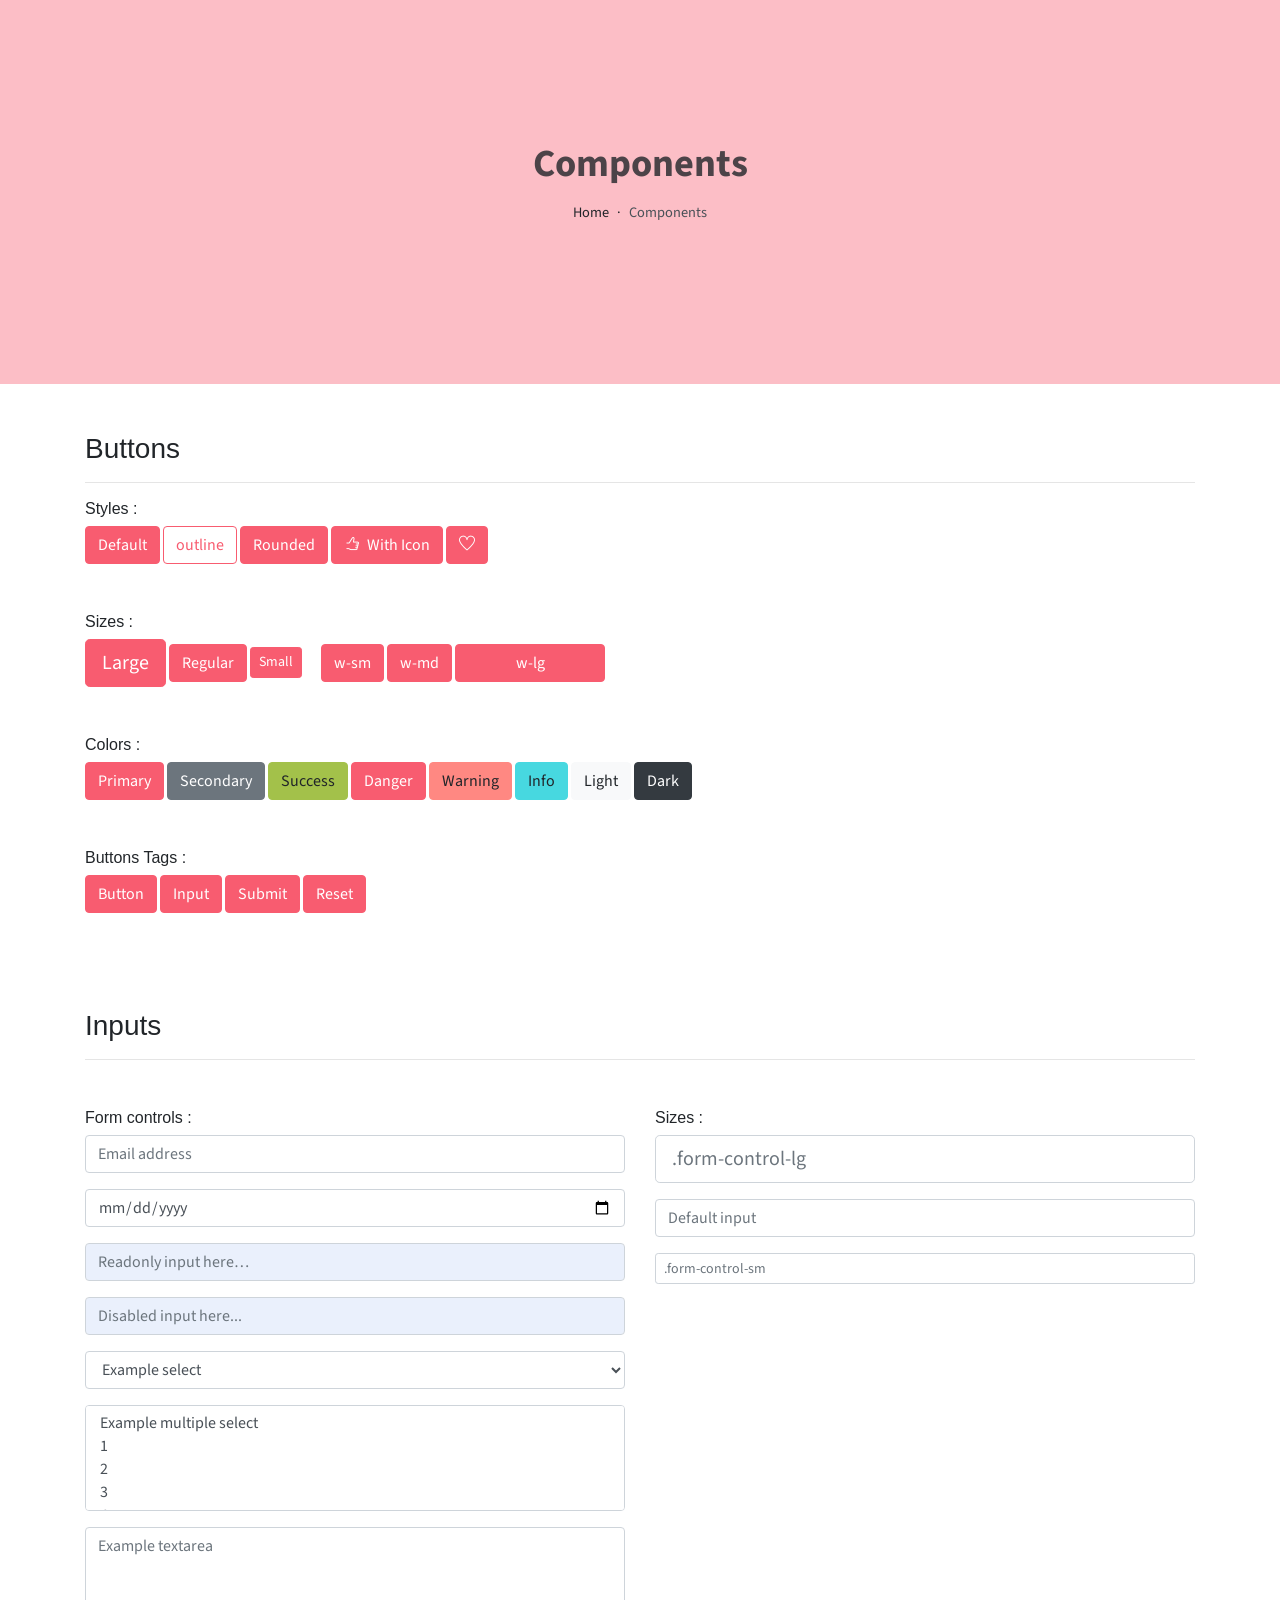
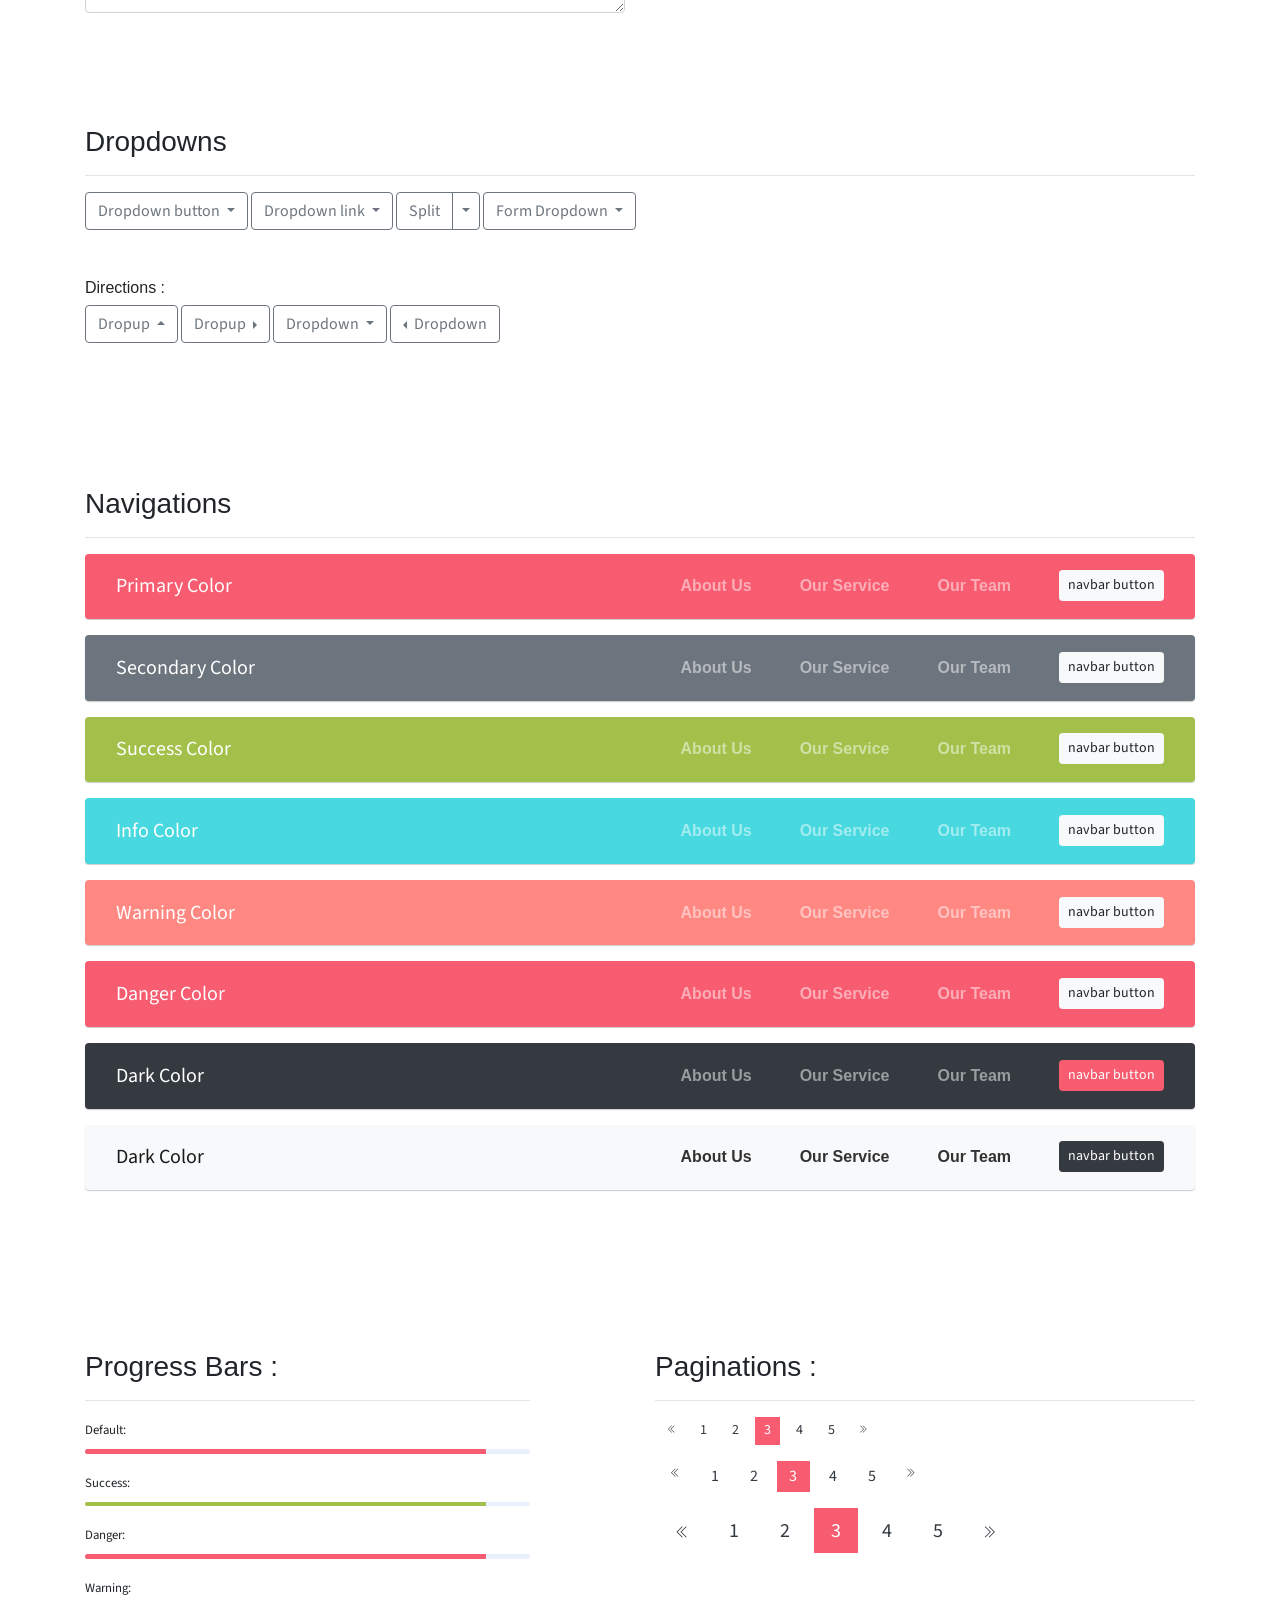
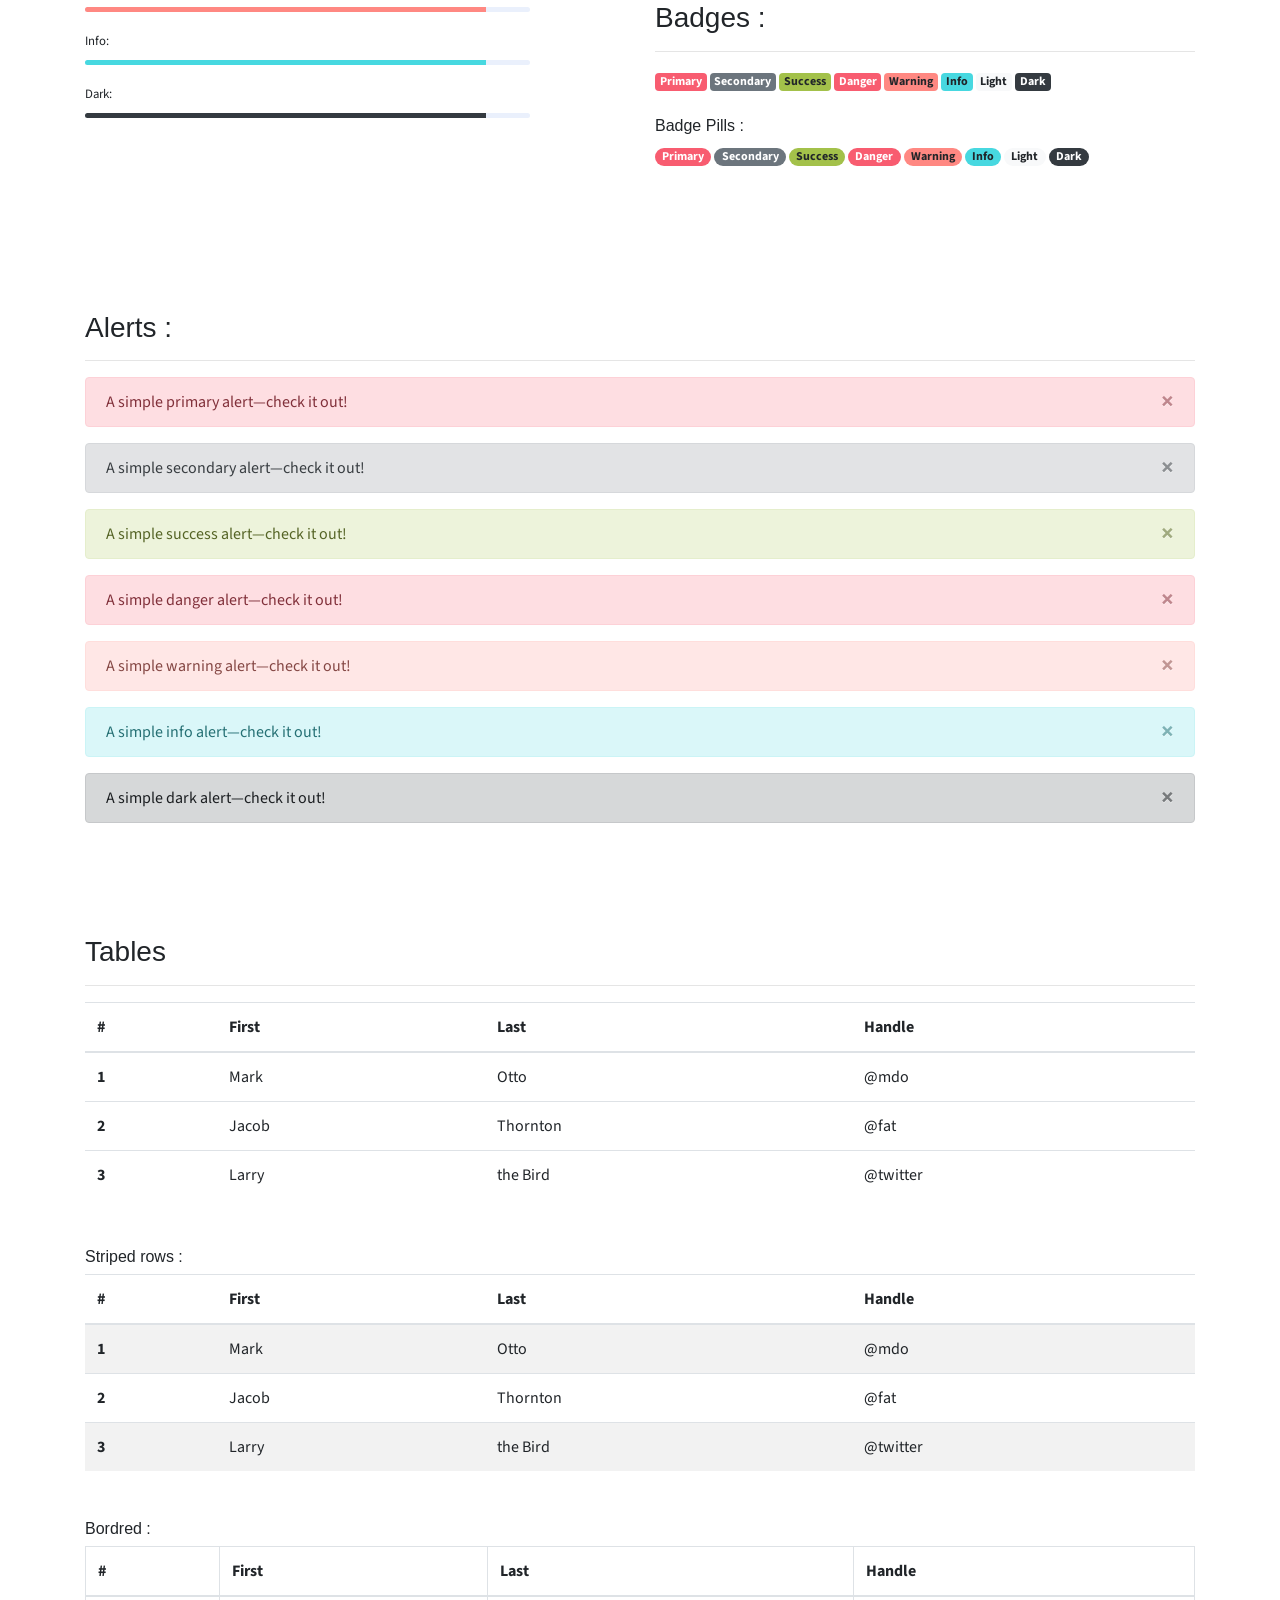
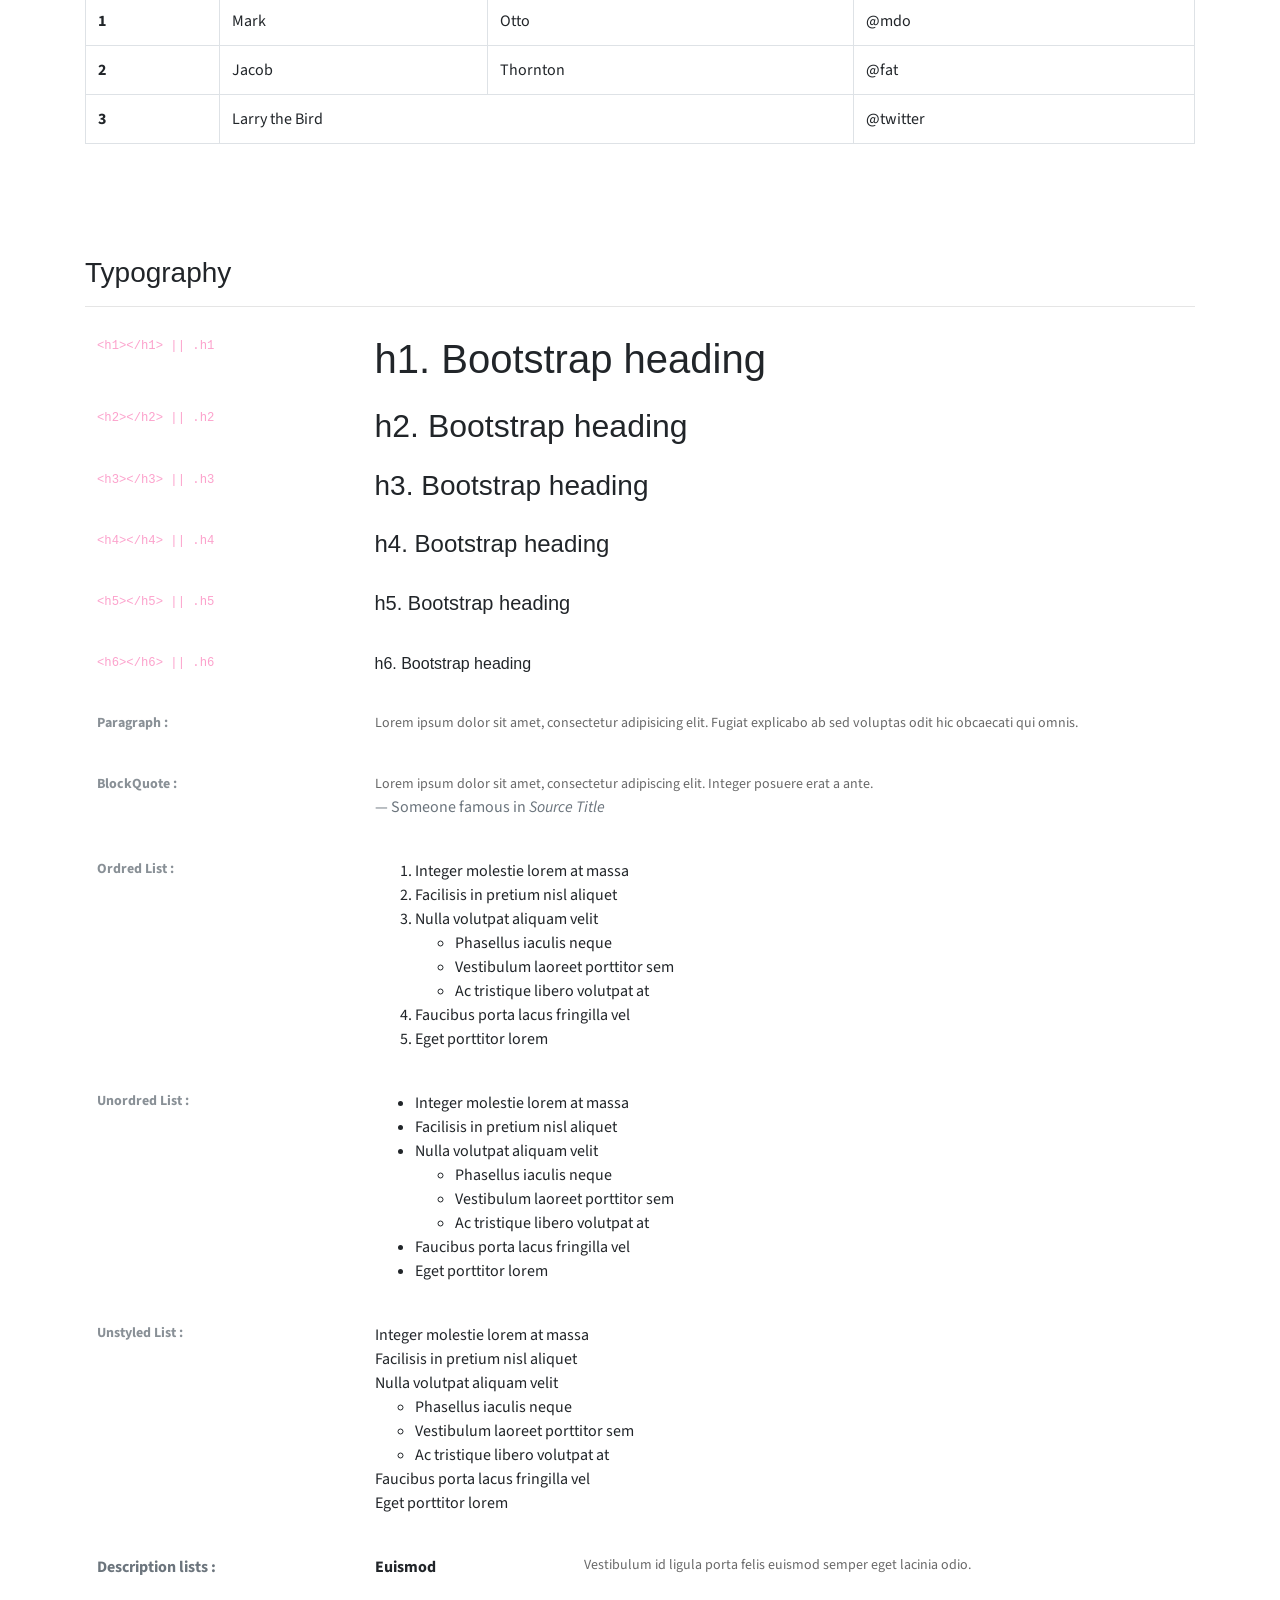
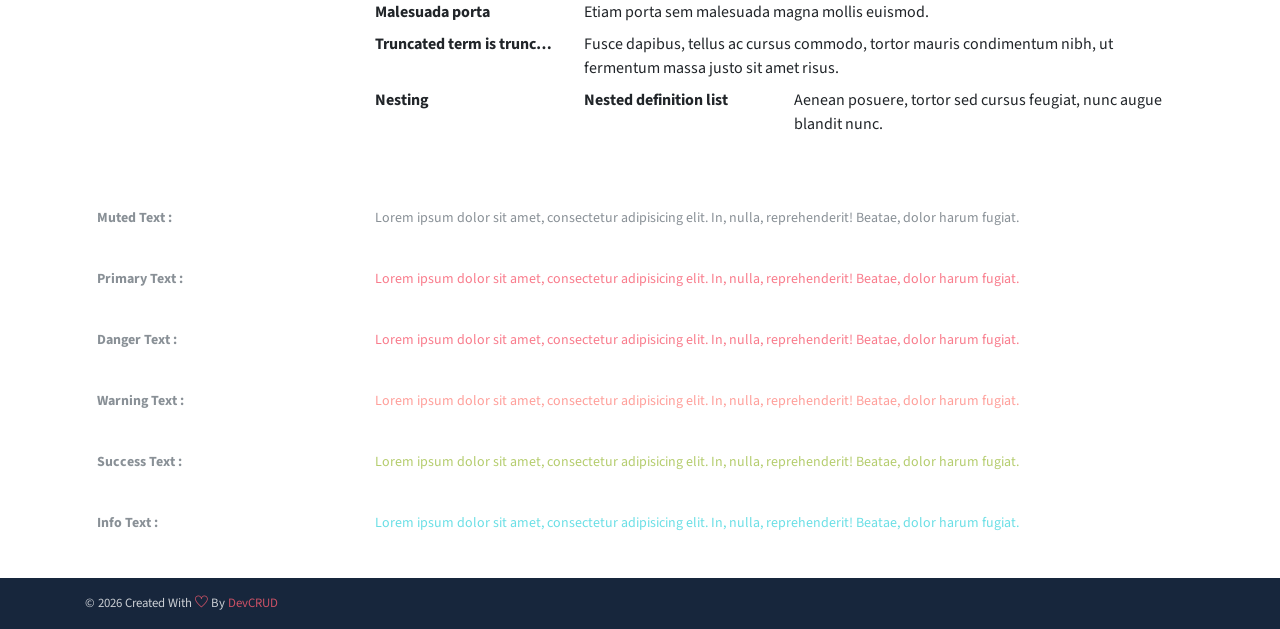
<file: components.html>
<!DOCTYPE html>
<html lang="en">
<head>
   <meta charset="utf-8">
   <meta name="viewport" content="width=device-width, initial-scale=1, shrink-to-fit=no">
   <meta name="description" content="Start your development with JohnDoe landing page.">
   <meta name="author" content="Devcrud">
   <title>JohnDoe Landing page | Components</title>
   <link rel="icon" href="images/favicon.png" type="image/png">
   <!-- font icons -->
   <link rel="stylesheet" href="vendors/themify-icons/css/themify-icons.css">
   <!-- Bootstrap + Steller  -->
   <link rel="stylesheet" href="css/johndoe.css">
</head>
<body>

   <!-- Page Header -->
   <header class="header header-mini"> 
      <div class="header-title">Components</div> 
      <nav aria-label="breadcrumb">
         <ol class="breadcrumb">
            <li class="breadcrumb-item"><a href="/">Home</a></li>
            <li class="breadcrumb-item active" aria-current="page">Components</li>
         </ol>
      </nav>
   </header> <!-- End Of Page Header -->

   <!-- main content -->
   <div class="container">

      <!-- Buttons -->
      <h3 class="mt-5">Buttons</h3>
      <hr>
      <h6 class="section-secondary-title">Styles :</h6>
      <button class="btn btn-primary">Default</button>
      <button class="btn btn-outline-primary">outline</button>
      <button class="btn btn-primary rounded">Rounded</button>
      <button class="btn btn-primary rounded"><i class="ti-thumb-up pr-1"></i> With Icon</button>
      <button class="btn btn-primary circle"><i class="ti-heart"></i></button>

      <h6 class="section-secondary-title mt-5">Sizes :</h6>
      <button class="btn btn-primary btn-lg">Large</button>
      <button class="btn btn-primary ">Regular</button>
      <button class="btn btn-primary btn-sm">Small</button>
      <button class="btn btn-primary w-sm ml-3">w-sm</button>
      <button class="btn btn-primary w-md">w-md</button>
      <button class="btn btn-primary w-lg">w-lg</button>

      <h6 class="section-secondary-title mt-5">Colors :</h6>          
      <button type="button" class="btn btn-primary">Primary</button>
      <button type="button" class="btn btn-secondary">Secondary</button>
      <button type="button" class="btn btn-success">Success</button>
      <button type="button" class="btn btn-danger">Danger</button>
      <button type="button" class="btn btn-warning">Warning</button>
      <button type="button" class="btn btn-info">Info</button>
      <button type="button" class="btn btn-light">Light</button>
      <button type="button" class="btn btn-dark">Dark</button>

      <h6 class="section-secondary-title mt-5">Buttons Tags :</h6>
      <button class="btn btn-primary" type="submit">Button</button>
      <input class="btn btn-primary" type="button" value="Input">
      <input class="btn btn-primary" type="submit" value="Submit">
      <input class="btn btn-primary" type="reset" value="Reset">
      
      <!-- devider -->
      <div class="py-5"></div>

      <!-- Inputs -->
      <h3>Inputs</h3>
      <hr>
      <div class="row mt-5">
         <div class="col-md-6">
            <h6 class="section-secondary-title">Form controls :</h6>        
            <div class="form-group">
               <input type="email" class="form-control" id="exampleFormControlInput1" placeholder="Email address">
            </div>
            <div class="form-group">
               <input type="date" class="form-control" id="exampleFormControlInput1" placeholder="Date">
            </div>
            <div class="form-group">
               <input class="form-control" type="text" placeholder="Readonly input here…" readonly>
            </div>
            <div class="form-group">
               <input class="form-control" id="disabledInput" type="text" placeholder="Disabled input here..." disabled>
            </div>
            <div class="form-group">
               <select class="form-control" id="exampleFormControlSelect1">
                  <option>Example select</option>
                  <option>1</option>
                  <option>2</option>
                  <option>3</option>
                  <option>4</option>
                  <option>5</option>
               </select>
            </div>
            <div class="form-group">
               <select multiple class="form-control" id="exampleFormControlSelect2">
                  <option>Example multiple select</option>
                  <option>1</option>
                  <option>2</option>
                  <option>3</option>
                  <option>4</option>
                  <option>5</option>
               </select>
            </div>
            <div class="form-group">
               <textarea class="form-control" id="exampleFormControlTextarea1" rows="3" placeholder="Example textarea"></textarea>
            </div>
         </div>
         <div class="col-md-6">
            <h6 class="section-secondary-title">Sizes :</h6>    
            <div class="form-group">
               <input class="form-control form-control-lg" type="text" placeholder=".form-control-lg">             
            </div>
            <div class="form-group">
               <input class="form-control" type="text" placeholder="Default input">
            </div>
            <div class="form-group">
               <input class="form-control form-control-sm" type="text" placeholder=".form-control-sm"> 
            </div>
         </div>
      </div> <!-- end of inputs -->   

      <!-- devider -->
      <div class="py-5"></div>             

      <!-- Dropdowns -->
      <h3 class="components-section-title font-weight-normal">Dropdowns</h3>
      <hr>
      <div class="dropdown d-inline-block">
         <button class="btn btn-outline-secondary dropdown-toggle" type="button" id="dropdownMenuButton" data-toggle="dropdown" aria-haspopup="true" aria-expanded="false">
         Dropdown button
         </button>
         <div class="dropdown-menu" aria-labelledby="dropdownMenuButton">
         <a class="dropdown-item" href="#">Action</a>
         <a class="dropdown-item" href="#">Another action</a>
         <a class="dropdown-item" href="#">Something else here</a>
         </div>
      </div>
      <div class="dropdown d-inline-block">
         <a class="btn btn-outline-secondary dropdown-toggle" href="#" role="button" id="dropdownMenuLink" data-toggle="dropdown" aria-haspopup="true" aria-expanded="false">
            Dropdown link
         </a>
         <div class="dropdown-menu" aria-labelledby="dropdownMenuLink">
            <a class="dropdown-item" href="#">Action</a>
            <a class="dropdown-item" href="#">Another action</a>
            <a class="dropdown-item" href="#">Something else here</a>
         </div>
      </div>
      <div class="btn-group">
         <button type="button" class="btn btn-outline-secondary">Split</button>
         <button type="button" class="btn btn-outline-secondary dropdown-toggle dropdown-toggle-split" data-toggle="dropdown" aria-haspopup="true" aria-expanded="false">
         <span class="sr-only">Toggle Dropdown</span>
         </button>
         <div class="dropdown-menu">
            <a class="dropdown-item" href="#">Action</a>
            <a class="dropdown-item" href="#">Another action</a>
            <a class="dropdown-item" href="#">Something else here</a>
            <div class="dropdown-divider"></div>
            <a class="dropdown-item" href="#">Separated link</a>
         </div>
      </div>
      <div class="btn-group">
         <button class="btn btn-outline-secondary dropdown-toggle" type="button" id="dropdownMenuButton" data-toggle="dropdown" aria-haspopup="true" aria-expanded="false">
            Form Dropdown
         </button>
         <div class="dropdown-menu form">
            <form class="px-4 py-3">
               <div class="form-group">
                  <input type="email" class="form-control" id="exampleDropdownFormEmail1" placeholder="email@example.com">
               </div>
               <div class="form-group">
                  <input type="password" class="form-control" id="exampleDropdownFormPassword1" placeholder="Password">
               </div>
               <div class="form-check mb-3">
                  <input type="checkbox" class="form-check-input" id="dropdownCheck">
                  <label class="form-check-label" for="dropdownCheck">
                     Remember me
                  </label>
               </div>
               <button type="submit" class="btn btn-primary btn-block">Sign in</button>
            </form>
            <div class="dropdown-divider"></div>
            <a class="dropdown-item" href="#"><small>New around here? Sign up</small></a>
            <a class="dropdown-item" href="#"><small>Forgot password?</small></a>
         </div>
      </div>       
      <h6 class="section-secondary-title mt-5">Directions :</h6>  
      <div class="btn-group dropup">
         <button type="button" class="btn btn-outline-secondary dropdown-toggle" data-toggle="dropdown" aria-haspopup="true" aria-expanded="false">
            Dropup
         </button>
         <div class="dropdown-menu">
            <a class="dropdown-item" href="#">Action</a>
            <a class="dropdown-item" href="#">Another action</a>
            <a class="dropdown-item" href="#">Something else here</a>
            <div class="dropdown-divider"></div>
            <a class="dropdown-item" href="#">Separated link</a>
         </div>
      </div>
      <div class="btn-group dropright">
         <button type="button" class="btn btn-outline-secondary dropdown-toggle" data-toggle="dropdown" aria-haspopup="true" aria-expanded="false">
            Dropup
         </button>
         <div class="dropdown-menu">
            <a class="dropdown-item" href="#">Action</a>
            <a class="dropdown-item" href="#">Another action</a>
            <a class="dropdown-item" href="#">Something else here</a>
            <div class="dropdown-divider"></div>
            <a class="dropdown-item" href="#">Separated link</a>
         </div>
      </div>
      <div class="btn-group">
         <button type="button" class="btn btn-outline-secondary dropdown-toggle" data-toggle="dropdown" aria-haspopup="true" aria-expanded="false">
            Dropdown
         </button>
         <div class="dropdown-menu">
            <a class="dropdown-item" href="#">Action</a>
            <a class="dropdown-item" href="#">Another action</a>
            <a class="dropdown-item" href="#">Something else here</a>
            <div class="dropdown-divider"></div>
            <a class="dropdown-item" href="#">Separated link</a>
         </div>
      </div>
      <div class="btn-group dropleft">
         <button type="button" class="btn btn-outline-secondary dropdown-toggle" data-toggle="dropdown" aria-haspopup="true" aria-expanded="false">
            Dropdown
         </button>
         <div class="dropdown-menu">
            <a class="dropdown-item" href="#">Action</a>
            <a class="dropdown-item" href="#">Another action</a>
            <a class="dropdown-item" href="#">Something else here</a>
            <div class="dropdown-divider"></div>
            <a class="dropdown-item" href="#">Separated link</a>
         </div>
      </div> <!-- end of Dropdowns -->  

      <!-- devider -->
      <div class="py-5"></div>   

      <!-- navbars -->
      <h3 class="components-section-title font-weight-normal mt-5">Navigations</h3>
      <hr>
      <nav class="navbar navbar-expand-sm navbar-dark bg-primary rounded shadow mb-3">
         <div class="container">
            <a class="navbar-brand" href="#">Primary Color</a>
            <button class="navbar-toggler ml-auto" type="button" data-toggle="collapse" data-target="#navbarSupportedContent" aria-controls="navbarSupportedContent" aria-expanded="false" aria-label="Toggle navigation">
            <span class="navbar-toggler-icon"></span>
            </button>
            <div class="collapse navbar-collapse" id="navbarSupportedContent">
               <ul class="navbar-nav ml-auto"> 
                  <li class="nav-item">
                     <a class="nav-link" href="#about">About Us</a>
                  </li>
                  <li class="nav-item">
                     <a class="nav-link" href="#service">Our Service</a>
                  </li>
                  <li class="nav-item">
                     <a class="nav-link" href="#team">Our Team</a>
                  </li>
                  <li class="nav-item">
                     <a href="#book-table" class="ml-4 mt-1 btn btn-light btn-sm">navbar button</a>
                  </li>
               </ul>                       
            </div>
         </div>
      </nav>
      <nav class="navbar navbar-expand-sm navbar-dark bg-secondary rounded shadow mb-3">
         <div class="container">
            <a class="navbar-brand" href="#">Secondary Color</a>
            <button class="navbar-toggler ml-auto" type="button" data-toggle="collapse" data-target="#navbarSupportedContent" aria-controls="navbarSupportedContent" aria-expanded="false" aria-label="Toggle navigation">
            <span class="navbar-toggler-icon"></span>
            </button>
            <div class="collapse navbar-collapse" id="navbarSupportedContent">
               <ul class="navbar-nav ml-auto"> 
                  <li class="nav-item">
                     <a class="nav-link" href="#about">About Us</a>
                  </li>
                  <li class="nav-item">
                     <a class="nav-link" href="#service">Our Service</a>
                  </li>
                  <li class="nav-item">
                     <a class="nav-link" href="#team">Our Team</a>
                  </li>
                  <li class="nav-item">
                     <a href="#book-table" class="ml-4 mt-1 btn btn-light btn-sm">navbar button</a>
                  </li>
               </ul>                       
            </div>
         </div>
      </nav>
      <nav class="navbar navbar-expand-sm navbar-dark bg-success rounded shadow mb-3">
         <div class="container">
            <a class="navbar-brand" href="#">Success Color</a>
            <button class="navbar-toggler ml-auto" type="button" data-toggle="collapse" data-target="#navbarSupportedContent" aria-controls="navbarSupportedContent" aria-expanded="false" aria-label="Toggle navigation">
            <span class="navbar-toggler-icon"></span>
            </button>
            <div class="collapse navbar-collapse" id="navbarSupportedContent">
               <ul class="navbar-nav ml-auto"> 
                  <li class="nav-item">
                     <a class="nav-link" href="#about">About Us</a>
                  </li>
                  <li class="nav-item">
                     <a class="nav-link" href="#service">Our Service</a>
                  </li>
                  <li class="nav-item">
                     <a class="nav-link" href="#team">Our Team</a>
                  </li>
                  <li class="nav-item">
                     <a href="#book-table" class="ml-4 mt-1 btn btn-light btn-sm">navbar button</a>
                  </li>
               </ul>                       
            </div>
         </div>
      </nav>
      <nav class="navbar navbar-expand-sm navbar-dark bg-info rounded shadow mb-3">
         <div class="container">
            <a class="navbar-brand" href="#">Info Color</a>
            <button class="navbar-toggler ml-auto" type="button" data-toggle="collapse" data-target="#navbarSupportedContent" aria-controls="navbarSupportedContent" aria-expanded="false" aria-label="Toggle navigation">
            <span class="navbar-toggler-icon"></span>
            </button>
            <div class="collapse navbar-collapse" id="navbarSupportedContent">
               <ul class="navbar-nav ml-auto"> 
                  <li class="nav-item">
                     <a class="nav-link" href="#about">About Us</a>
                  </li>
                  <li class="nav-item">
                     <a class="nav-link" href="#service">Our Service</a>
                  </li>
                  <li class="nav-item">
                     <a class="nav-link" href="#team">Our Team</a>
                  </li>
                  <li class="nav-item">
                     <a href="#book-table" class="ml-4 mt-1 btn btn-light btn-sm">navbar button</a>
                  </li>
               </ul>                       
            </div>
         </div>
      </nav>
      <nav class="navbar navbar-expand-sm navbar-dark bg-warning rounded shadow mb-3">
         <div class="container">
            <a class="navbar-brand" href="#">Warning Color</a>
            <button class="navbar-toggler ml-auto" type="button" data-toggle="collapse" data-target="#navbarSupportedContent" aria-controls="navbarSupportedContent" aria-expanded="false" aria-label="Toggle navigation">
            <span class="navbar-toggler-icon"></span>
            </button>
            <div class="collapse navbar-collapse" id="navbarSupportedContent">
               <ul class="navbar-nav ml-auto"> 
                  <li class="nav-item">
                     <a class="nav-link" href="#about">About Us</a>
                  </li>
                  <li class="nav-item">
                     <a class="nav-link" href="#service">Our Service</a>
                  </li>
                  <li class="nav-item">
                     <a class="nav-link" href="#team">Our Team</a>
                  </li>
                  <li class="nav-item">
                     <a href="#book-table" class="ml-4 mt-1 btn btn-light btn-sm">navbar button</a>
                  </li>
               </ul>                       
            </div>
         </div>
      </nav>
      <nav class="navbar navbar-expand-sm navbar-dark bg-danger rounded shadow mb-3">
         <div class="container">
            <a class="navbar-brand" href="#">Danger Color</a>
            <button class="navbar-toggler ml-auto" type="button" data-toggle="collapse" data-target="#navbarSupportedContent" aria-controls="navbarSupportedContent" aria-expanded="false" aria-label="Toggle navigation">
            <span class="navbar-toggler-icon"></span>
            </button>
            <div class="collapse navbar-collapse" id="navbarSupportedContent">
               <ul class="navbar-nav ml-auto"> 
                  <li class="nav-item">
                     <a class="nav-link" href="#about">About Us</a>
                  </li>
                  <li class="nav-item">
                     <a class="nav-link" href="#service">Our Service</a>
                  </li>
                  <li class="nav-item">
                     <a class="nav-link" href="#team">Our Team</a>
                  </li>
                  <li class="nav-item">
                     <a href="#book-table" class="ml-4 mt-1 btn btn-light btn-sm">navbar button</a>
                  </li>
               </ul>                       
            </div>
         </div>
      </nav>
      <nav class="navbar navbar-expand-sm navbar-dark bg-dark rounded shadow mb-3">
         <div class="container">
            <a class="navbar-brand" href="#">Dark Color</a>
            <button class="navbar-toggler ml-auto" type="button" data-toggle="collapse" data-target="#navbarSupportedContent" aria-controls="navbarSupportedContent" aria-expanded="false" aria-label="Toggle navigation">
            <span class="navbar-toggler-icon"></span>
            </button>
            <div class="collapse navbar-collapse" id="navbarSupportedContent">
               <ul class="navbar-nav ml-auto"> 
                  <li class="nav-item">
                     <a class="nav-link" href="#about">About Us</a>
                  </li>
                  <li class="nav-item">
                     <a class="nav-link" href="#service">Our Service</a>
                  </li>
                  <li class="nav-item">
                     <a class="nav-link" href="#team">Our Team</a>
                  </li>
                  <li class="nav-item">
                     <a href="#book-table" class="ml-4 mt-1 btn btn-primary btn-sm">navbar button</a>
                  </li>
               </ul>                       
            </div>
         </div>
      </nav>
      <nav class="navbar navbar-expand-sm navbar-light bg-light rounded shadow mb-3">
         <div class="container">
            <a class="navbar-brand" href="#">Dark Color</a>
            <button class="navbar-toggler ml-auto" type="button" data-toggle="collapse" data-target="#navbarSupportedContent" aria-controls="navbarSupportedContent" aria-expanded="false" aria-label="Toggle navigation">
            <span class="navbar-toggler-icon"></span>
            </button>
            <div class="collapse navbar-collapse" id="navbarSupportedContent">
               <ul class="navbar-nav ml-auto"> 
                  <li class="nav-item">
                     <a class="nav-link" href="#about">About Us</a>
                  </li>
                  <li class="nav-item">
                     <a class="nav-link" href="#service">Our Service</a>
                  </li>
                  <li class="nav-item">
                     <a class="nav-link" href="#team">Our Team</a>
                  </li>
                  <li class="nav-item">
                     <a href="#book-table" class="ml-4 mt-1 btn btn-dark btn-sm">navbar button</a>
                  </li>
               </ul>                       
            </div>
         </div>
      </nav>
      <!-- End of navbars -->

      <!-- devider -->
      <div class="py-5"></div>   
      
      <!-- progress bars -->
      <div class="row justify-content-between">
         <div class="col-md-5">
            <h3 class="components-section-title font-weight-normal mt-5">Progress Bars :</h3>
            <hr>
            <small>Default: </small>
            <div class="progress mt-2 mb-3">
               <div class="progress-bar" role="progressbar" style="width: 90%" aria-valuenow="25" aria-valuemin="0" aria-valuemax="100"></div>
            </div>
            <small>Success:</small>
            <div class="progress mt-2 mb-3">
               <div class="progress-bar bg-success" role="progressbar" style="width: 90%" aria-valuenow="25" aria-valuemin="0" aria-valuemax="100"></div>
            </div>
            <small>Danger:</small>
            <div class="progress mt-2 mb-3">
               <div class="progress-bar bg-danger" role="progressbar" style="width: 90%" aria-valuenow="25" aria-valuemin="0" aria-valuemax="100"></div>
            </div>
            <small>Warning:</small>
            <div class="progress mt-2 mb-3">
               <div class="progress-bar bg-warning" role="progressbar" style="width: 90%" aria-valuenow="25" aria-valuemin="0" aria-valuemax="100"></div>
            </div>
            <small>Info:</small>
            <div class="progress mt-2 mb-3">
               <div class="progress-bar bg-info" role="progressbar" style="width: 90%" aria-valuenow="25" aria-valuemin="0" aria-valuemax="100"></div>
            </div>
            <small>Dark:</small>
            <div class="progress mt-2 mb-3">
               <div class="progress-bar bg-dark" role="progressbar" style="width: 90%" aria-valuenow="25" aria-valuemin="0" aria-valuemax="100"></div>
            </div>
         </div>
         <div class="col-md-6">
            <h3 class="components-section-title font-weight-normal mt-5">Paginations :</h3>
            <hr>
            <nav aria-label="Page navigation example">
               <ul class="pagination pagination-sm">
                  <li class="page-item"><a class="page-link" href="#"><i class="ti-angle-double-left"></i></a></li>
                  <li class="page-item"><a class="page-link" href="#">1</a></li>
                  <li class="page-item"><a class="page-link" href="#">2</a></li>
                  <li class="page-item active"><a class="page-link" href="#">3</a></li>
                  <li class="page-item"><a class="page-link" href="#">4</a></li>
                  <li class="page-item"><a class="page-link" href="#">5</a></li>
                  <li class="page-item"><a class="page-link" href="#"><i class="ti-angle-double-right"></i></a></li>
               </ul>
            </nav>
            <nav aria-label="Page navigation example">
               <ul class="pagination">
               <li class="page-item"><a class="page-link" href="#"><i class="ti-angle-double-left"></i></a></li>
                  <li class="page-item"><a class="page-link" href="#">1</a></li>
                  <li class="page-item"><a class="page-link" href="#">2</a></li>
                  <li class="page-item active"><a class="page-link" href="#">3</a></li>
                  <li class="page-item"><a class="page-link" href="#">4</a></li>
                  <li class="page-item"><a class="page-link" href="#">5</a></li>
                  <li class="page-item"><a class="page-link" href="#"><i class="ti-angle-double-right"></i></a></li>
               </ul>
            </nav>
            <nav aria-label="Page navigation example">
               <ul class="pagination pagination-lg">
                  <li class="page-item"><a class="page-link" href="#"><i class="ti-angle-double-left"></i></a></li>
                  <li class="page-item"><a class="page-link" href="#">1</a></li>
                  <li class="page-item"><a class="page-link" href="#">2</a></li>
                  <li class="page-item active"><a class="page-link" href="#">3</a></li>
                  <li class="page-item"><a class="page-link" href="#">4</a></li>
                  <li class="page-item"><a class="page-link" href="#">5</a></li>
                  <li class="page-item"><a class="page-link" href="#"><i class="ti-angle-double-right"></i></a></li>
               </ul>
            </nav>

            <!-- Badges -->
            <h3 class="components-section-title font-weight-normal mt-5">Badges :</h3>
            <hr>
            <span class="badge badge-primary">Primary</span>
            <span class="badge badge-secondary">Secondary</span>
            <span class="badge badge-success">Success</span>
            <span class="badge badge-danger">Danger</span>
            <span class="badge badge-warning">Warning</span>
            <span class="badge badge-info">Info</span>
            <span class="badge badge-light">Light</span>
            <span class="badge badge-dark">Dark</span>
            <h6 class="section-secondary-title mt-4 mb-2">Badge Pills :</h6>
            <span class="badge badge-pill badge-primary">Primary</span>
            <span class="badge badge-pill badge-secondary">Secondary</span>
            <span class="badge badge-pill badge-success">Success</span>
            <span class="badge badge-pill badge-danger">Danger</span>
            <span class="badge badge-pill badge-warning">Warning</span>
            <span class="badge badge-pill badge-info">Info</span>
            <span class="badge badge-pill badge-light">Light</span>
            <span class="badge badge-pill badge-dark">Dark</span>
         </div>
      </div> <!-- End of Progress bars -->

      <!-- devider -->
      <div class="py-5"></div>  

      <!-- Alerts -->
      <h3 class="components-section-title font-weight-normal mt-5">Alerts :</h3>
      <hr>
      <div class="alert alert-primary alert-dismissible fade show" role="alert">
         A simple primary alert—check it out!
         <button type="button" class="close" data-dismiss="alert" aria-label="Close">
            <span aria-hidden="true">&times;</span>
         </button>
      </div>
      <div class="alert alert-secondary alert-dismissible fade show" role="alert">
         A simple secondary alert—check it out!
         <button type="button" class="close" data-dismiss="alert" aria-label="Close">
            <span aria-hidden="true">&times;</span>
         </button>
      </div>
      <div class="alert alert-success alert-dismissible fade show" role="alert">
         A simple success alert—check it out!
         <button type="button" class="close" data-dismiss="alert" aria-label="Close">
            <span aria-hidden="true">&times;</span>
         </button>
      </div>
      <div class="alert alert-danger alert-dismissible fade show" role="alert">
         A simple danger alert—check it out!
         <button type="button" class="close" data-dismiss="alert" aria-label="Close">
            <span aria-hidden="true">&times;</span>
         </button>
      </div>
      <div class="alert alert-warning alert-dismissible fade show" role="alert">
         A simple warning alert—check it out!
         <button type="button" class="close" data-dismiss="alert" aria-label="Close">
            <span aria-hidden="true">&times;</span>
         </button>
      </div>
      <div class="alert alert-info alert-dismissible fade show" role="alert">
         A simple info alert—check it out!
         <button type="button" class="close" data-dismiss="alert" aria-label="Close">
            <span aria-hidden="true">&times;</span>
         </button>
      </div>
      <div class="alert alert-dark alert-dismissible fade show" role="alert">
         A simple dark alert—check it out!
         <button type="button" class="close" data-dismiss="alert" aria-label="Close">
            <span aria-hidden="true">&times;</span>
         </button>
      </div>
      <!-- end of alerts -->

      <!-- devider -->
      <div class="py-5"></div> 
   
      <!-- tables -->
      <h3 class="components-section-title">Tables</h3>
      <hr>
      <table class="table">
         <thead>
            <tr>
               <th scope="col">#</th>
               <th scope="col">First</th>
               <th scope="col">Last</th>
               <th scope="col">Handle</th>
            </tr>
         </thead>
         <tbody>
            <tr>
               <th scope="row">1</th>
               <td>Mark</td>
               <td>Otto</td>
               <td>@mdo</td>
            </tr>
            <tr>
               <th scope="row">2</th>
               <td>Jacob</td>
               <td>Thornton</td>
               <td>@fat</td>
            </tr>
            <tr>
               <th scope="row">3</th>
               <td>Larry</td>
               <td>the Bird</td>
               <td>@twitter</td>
            </tr>
         </tbody>
      </table>

      <h6 class="section-secondary-title mt-5">Striped rows :</h6>
      <table class="table table-striped">
         <thead>
            <tr>
               <th scope="col">#</th>
               <th scope="col">First</th>
               <th scope="col">Last</th>
               <th scope="col">Handle</th>
            </tr>
         </thead>
         <tbody>
            <tr>
               <th scope="row">1</th>
               <td>Mark</td>
               <td>Otto</td>
               <td>@mdo</td>
            </tr>
            <tr>
               <th scope="row">2</th>
               <td>Jacob</td>
               <td>Thornton</td>
               <td>@fat</td>
            </tr>
            <tr>
               <th scope="row">3</th>
               <td>Larry</td>
               <td>the Bird</td>
               <td>@twitter</td>
            </tr>
         </tbody>
      </table>

      <h6 class="section-secondary-title mt-5">Bordred :</h6>
      <table class="table table-bordered">
         <thead>
            <tr>
               <th scope="col">#</th>
               <th scope="col">First</th>
               <th scope="col">Last</th>
               <th scope="col">Handle</th>
            </tr>
         </thead>
         <tbody>
            <tr>
               <th scope="row">1</th>
               <td>Mark</td>
               <td>Otto</td>
               <td>@mdo</td>
            </tr>
            <tr>
               <th scope="row">2</th>
               <td>Jacob</td>
               <td>Thornton</td>
               <td>@fat</td>
            </tr>
            <tr>
               <th scope="row">3</th>
               <td colspan="2">Larry the Bird</td>
               <td>@twitter</td>
            </tr>
         </tbody>
      </table>
      <!-- end of tables -->

      <!-- devider -->
      <div class="py-5"></div> 

      <!-- typography -->
      <h3 class="components-section-title">Typography</h3>
      <hr>
     
      <table class="table table-borderless v-align-center">
         <tbody>
            <tr>
               <td>
                  <p><code class="highlighter-rouge">&lt;h1&gt;&lt;/h1&gt; || .h1</code></p>
               </td>
               <td class="w-75"><span class="h1">h1. Bootstrap heading</span></td>
            </tr>
            <tr>
               <td>
                  <p><code class="highlighter-rouge">&lt;h2&gt;&lt;/h2&gt; || .h2</code></p>
               </td>
               <td><span class="h2">h2. Bootstrap heading</span></td>
            </tr>
            <tr>
               <td>
                  <p><code class="highlighter-rouge">&lt;h3&gt;&lt;/h3&gt; || .h3</code></p>
               </td>
               <td><span class="h3">h3. Bootstrap heading</span></td>
            </tr>
            <tr>
               <td>
                  <p><code class="highlighter-rouge">&lt;h4&gt;&lt;/h4&gt; || .h4</code></p>
               </td>
               <td><span class="h4">h4. Bootstrap heading</span></td>
            </tr>
            <tr>
               <td>
                  <p><code class="highlighter-rouge">&lt;h5&gt;&lt;/h5&gt; || .h5</code></p>
               </td>
               <td><span class="h5">h5. Bootstrap heading</span></td>
            </tr>
            <tr>
               <td>
                  <p><code class="highlighter-rouge">&lt;h6&gt;&lt;/h6&gt; || .h6</code></p>
               </td>
               <td><span class="h6">h6. Bootstrap heading</span></td>
            </tr>
            <tr>
               <td>
                  <p class="font-weight-bold text-muted">Paragraph :</p>
               </td>
               <td><p>Lorem ipsum dolor sit amet, consectetur adipisicing elit. Fugiat explicabo ab sed voluptas odit hic obcaecati qui omnis.</p></td>
            </tr>
            <tr>
               <td>
                  <p class="font-weight-bold text-muted">BlockQuote :</p>
               </td>
               <td>
                  <blockquote class="blockquote">
                     <p class="mb-0">Lorem ipsum dolor sit amet, consectetur adipiscing elit. Integer posuere erat a ante.</p>
                     <footer class="blockquote-footer">Someone famous in <cite title="Source Title">Source Title</cite></footer>
                  </blockquote>
               </td>
            </tr>

            
            <tr>
               <td><p class="font-weight-bold text-muted">Ordred List :</p></td>
               <td>
                  <ol>
                     <li>Integer molestie lorem at massa</li>
                     <li>Facilisis in pretium nisl aliquet</li>
                     <li>Nulla volutpat aliquam velit
                        <ul>
                           <li>Phasellus iaculis neque</li>
                           <li>Vestibulum laoreet porttitor sem</li>
                           <li>Ac tristique libero volutpat at</li>
                        </ul>
                     </li>
                     <li>Faucibus porta lacus fringilla vel</li>
                     <li>Eget porttitor lorem</li>
                  </ol>
               </td>
            </tr>
            <tr>
               <td><p class="font-weight-bold text-muted">Unordred List :</p></td>
               <td>
                  <ul >
                     <li>Integer molestie lorem at massa</li>
                     <li>Facilisis in pretium nisl aliquet</li>
                     <li>Nulla volutpat aliquam velit
                        <ul>
                           <li>Phasellus iaculis neque</li>
                           <li>Vestibulum laoreet porttitor sem</li>
                           <li>Ac tristique libero volutpat at</li>
                        </ul>
                     </li>
                     <li>Faucibus porta lacus fringilla vel</li>
                     <li>Eget porttitor lorem</li>
                  </ul>
               </td>
            </tr>
            <tr>
               <td><p class="font-weight-bold text-muted">Unstyled List :</p></td>
               <td>
                  <ul class="list-unstyled">
                     <li>Integer molestie lorem at massa</li>
                     <li>Facilisis in pretium nisl aliquet</li>
                     <li>Nulla volutpat aliquam velit
                        <ul>
                           <li>Phasellus iaculis neque</li>
                           <li>Vestibulum laoreet porttitor sem</li>
                           <li>Ac tristique libero volutpat at</li>
                        </ul>
                     </li>
                     <li>Faucibus porta lacus fringilla vel</li>
                     <li>Eget porttitor lorem</li>
                  </ul>
               </td>
            </tr>
            <tr>
               <td class="font-weight-bold text-muted">Description lists : </td>
               <td>
                  <dl class="row">
                     <dt class="col-sm-3">Euismod</dt>
                     <dd class="col-sm-9">
                        <p>Vestibulum id ligula porta felis euismod semper eget lacinia odio.</p>
                     </dd>

                     <dt class="col-sm-3">Malesuada porta</dt>
                     <dd class="col-sm-9">Etiam porta sem malesuada magna mollis euismod.</dd>

                     <dt class="col-sm-3 text-truncate">Truncated term is truncated</dt>
                     <dd class="col-sm-9">Fusce dapibus, tellus ac cursus commodo, tortor mauris condimentum nibh, ut fermentum massa justo sit amet risus.</dd>

                     <dt class="col-sm-3">Nesting</dt>
                     <dd class="col-sm-9">
                        <dl class="row">
                           <dt class="col-sm-4">Nested definition list</dt>
                           <dd class="col-sm-8">Aenean posuere, tortor sed cursus feugiat, nunc augue blandit nunc.</dd>
                        </dl>
                     </dd>
                  </dl>
               </td>
            </tr>
            <tr>
               <td>
                  <p class="font-weight-bold text-muted">Muted Text :</p>
               </td>
               <td>
                  <p class="text-muted">Lorem ipsum dolor sit amet, consectetur adipisicing elit. In, nulla, reprehenderit! Beatae, dolor harum fugiat.</p>
               </td>
            </tr>
            <tr>
               <td>
                  <p class="font-weight-bold text-muted">Primary Text :</p>
               </td>
               <td>
                  <p class="text-primary">Lorem ipsum dolor sit amet, consectetur adipisicing elit. In, nulla, reprehenderit! Beatae, dolor harum fugiat.</p>
               </td>
            </tr>
            <tr>
               <td>
                  <p class="font-weight-bold text-muted">Danger Text :</p>
               </td>
               <td>
                  <p class="text-danger">Lorem ipsum dolor sit amet, consectetur adipisicing elit. In, nulla, reprehenderit! Beatae, dolor harum fugiat.</p>
               </td>
            </tr>
            <tr>
               <td>
                  <p class="font-weight-bold text-muted">Warning Text :</p>
               </td>
               <td>
                  <p class="text-warning">Lorem ipsum dolor sit amet, consectetur adipisicing elit. In, nulla, reprehenderit! Beatae, dolor harum fugiat.</p>
               </td>
            </tr>
            <tr>
               <td>
                  <p class="font-weight-bold text-muted">Success Text :</p>
               </td>
               <td>
                  <p class="text-success">Lorem ipsum dolor sit amet, consectetur adipisicing elit. In, nulla, reprehenderit! Beatae, dolor harum fugiat.</p>
               </td>
            </tr>
            <tr>
               <td>
                  <p class="font-weight-bold text-muted">Info Text :</p>
               </td>
               <td>
                  <p class="text-info">Lorem ipsum dolor sit amet, consectetur adipisicing elit. In, nulla, reprehenderit! Beatae, dolor harum fugiat.</p>
               </td>
            </tr>
         </tbody>
      </table>
   </div>
   <!-- end of typography -->

   <!-- Page Footer -->
   <footer class="footer py-3">
        <div class="container">
            <p class="small mb-0 text-light">
                &copy; <script>document.write(new Date().getFullYear())</script> Created With <i class="ti-heart text-danger"></i> By <a href="http://devcrud.com" target="_blank"><span class="text-danger" title="Bootstrap 4 Themes and Dashboards">DevCRUD</span></a> 
            </p>
        </div>
    </footer>
   <!-- End of Page Footer -->  
   
   <!-- core  -->
   <script src="vendors/jquery/jquery-3.4.1.js"></script>
   <script src="vendors/bootstrap/bootstrap.bundle.js"></script>

</body>
</html>
</file>
<file: vendors/themify-icons/css/themify-icons.css>
@font-face {
	font-family: 'themify';
	src:url("../fonts/themify.eot?-fvbane");
	src:url("../fonts/themify.eot?#iefix-fvbane") format("embedded-opentype"),
		url("../fonts/themify.woff?-fvbane") format("woff"),
		url("../fonts/themify.ttf?-fvbane") format("truetype"),
		url("../fonts/themify.svg?-fvbane#themify") format("svg");
	font-weight: normal;
	font-style: normal;
}

[class^="ti-"], [class*=" ti-"] {
	font-family: 'themify';
	speak: none;
	font-style: normal;
	font-weight: normal;
	font-variant: normal;
	text-transform: none;
	line-height: 1;

	/* Better Font Rendering =========== */
	-webkit-font-smoothing: antialiased;
	-moz-osx-font-smoothing: grayscale;
}

.ti-wand:before {
	content: "\e600";
}
.ti-volume:before {
	content: "\e601";
}
.ti-user:before {
	content: "\e602";
}
.ti-unlock:before {
	content: "\e603";
}
.ti-unlink:before {
	content: "\e604";
}
.ti-trash:before {
	content: "\e605";
}
.ti-thought:before {
	content: "\e606";
}
.ti-target:before {
	content: "\e607";
}
.ti-tag:before {
	content: "\e608";
}
.ti-tablet:before {
	content: "\e609";
}
.ti-star:before {
	content: "\e60a";
}
.ti-spray:before {
	content: "\e60b";
}
.ti-signal:before {
	content: "\e60c";
}
.ti-shopping-cart:before {
	content: "\e60d";
}
.ti-shopping-cart-full:before {
	content: "\e60e";
}
.ti-settings:before {
	content: "\e60f";
}
.ti-search:before {
	content: "\e610";
}
.ti-zoom-in:before {
	content: "\e611";
}
.ti-zoom-out:before {
	content: "\e612";
}
.ti-cut:before {
	content: "\e613";
}
.ti-ruler:before {
	content: "\e614";
}
.ti-ruler-pencil:before {
	content: "\e615";
}
.ti-ruler-alt:before {
	content: "\e616";
}
.ti-bookmark:before {
	content: "\e617";
}
.ti-bookmark-alt:before {
	content: "\e618";
}
.ti-reload:before {
	content: "\e619";
}
.ti-plus:before {
	content: "\e61a";
}
.ti-pin:before {
	content: "\e61b";
}
.ti-pencil:before {
	content: "\e61c";
}
.ti-pencil-alt:before {
	content: "\e61d";
}
.ti-paint-roller:before {
	content: "\e61e";
}
.ti-paint-bucket:before {
	content: "\e61f";
}
.ti-na:before {
	content: "\e620";
}
.ti-mobile:before {
	content: "\e621";
}
.ti-minus:before {
	content: "\e622";
}
.ti-medall:before {
	content: "\e623";
}
.ti-medall-alt:before {
	content: "\e624";
}
.ti-marker:before {
	content: "\e625";
}
.ti-marker-alt:before {
	content: "\e626";
}
.ti-arrow-up:before {
	content: "\e627";
}
.ti-arrow-right:before {
	content: "\e628";
}
.ti-arrow-left:before {
	content: "\e629";
}
.ti-arrow-down:before {
	content: "\e62a";
}
.ti-lock:before {
	content: "\e62b";
}
.ti-location-arrow:before {
	content: "\e62c";
}
.ti-link:before {
	content: "\e62d";
}
.ti-layout:before {
	content: "\e62e";
}
.ti-layers:before {
	content: "\e62f";
}
.ti-layers-alt:before {
	content: "\e630";
}
.ti-key:before {
	content: "\e631";
}
.ti-import:before {
	content: "\e632";
}
.ti-image:before {
	content: "\e633";
}
.ti-heart:before {
	content: "\e634";
}
.ti-heart-broken:before {
	content: "\e635";
}
.ti-hand-stop:before {
	content: "\e636";
}
.ti-hand-open:before {
	content: "\e637";
}
.ti-hand-drag:before {
	content: "\e638";
}
.ti-folder:before {
	content: "\e639";
}
.ti-flag:before {
	content: "\e63a";
}
.ti-flag-alt:before {
	content: "\e63b";
}
.ti-flag-alt-2:before {
	content: "\e63c";
}
.ti-eye:before {
	content: "\e63d";
}
.ti-export:before {
	content: "\e63e";
}
.ti-exchange-vertical:before {
	content: "\e63f";
}
.ti-desktop:before {
	content: "\e640";
}
.ti-cup:before {
	content: "\e641";
}
.ti-crown:before {
	content: "\e642";
}
.ti-comments:before {
	content: "\e643";
}
.ti-comment:before {
	content: "\e644";
}
.ti-comment-alt:before {
	content: "\e645";
}
.ti-close:before {
	content: "\e646";
}
.ti-clip:before {
	content: "\e647";
}
.ti-angle-up:before {
	content: "\e648";
}
.ti-angle-right:before {
	content: "\e649";
}
.ti-angle-left:before {
	content: "\e64a";
}
.ti-angle-down:before {
	content: "\e64b";
}
.ti-check:before {
	content: "\e64c";
}
.ti-check-box:before {
	content: "\e64d";
}
.ti-camera:before {
	content: "\e64e";
}
.ti-announcement:before {
	content: "\e64f";
}
.ti-brush:before {
	content: "\e650";
}
.ti-briefcase:before {
	content: "\e651";
}
.ti-bolt:before {
	content: "\e652";
}
.ti-bolt-alt:before {
	content: "\e653";
}
.ti-blackboard:before {
	content: "\e654";
}
.ti-bag:before {
	content: "\e655";
}
.ti-move:before {
	content: "\e656";
}
.ti-arrows-vertical:before {
	content: "\e657";
}
.ti-arrows-horizontal:before {
	content: "\e658";
}
.ti-fullscreen:before {
	content: "\e659";
}
.ti-arrow-top-right:before {
	content: "\e65a";
}
.ti-arrow-top-left:before {
	content: "\e65b";
}
.ti-arrow-circle-up:before {
	content: "\e65c";
}
.ti-arrow-circle-right:before {
	content: "\e65d";
}
.ti-arrow-circle-left:before {
	content: "\e65e";
}
.ti-arrow-circle-down:before {
	content: "\e65f";
}
.ti-angle-double-up:before {
	content: "\e660";
}
.ti-angle-double-right:before {
	content: "\e661";
}
.ti-angle-double-left:before {
	content: "\e662";
}
.ti-angle-double-down:before {
	content: "\e663";
}
.ti-zip:before {
	content: "\e664";
}
.ti-world:before {
	content: "\e665";
}
.ti-wheelchair:before {
	content: "\e666";
}
.ti-view-list:before {
	content: "\e667";
}
.ti-view-list-alt:before {
	content: "\e668";
}
.ti-view-grid:before {
	content: "\e669";
}
.ti-uppercase:before {
	content: "\e66a";
}
.ti-upload:before {
	content: "\e66b";
}
.ti-underline:before {
	content: "\e66c";
}
.ti-truck:before {
	content: "\e66d";
}
.ti-timer:before {
	content: "\e66e";
}
.ti-ticket:before {
	content: "\e66f";
}
.ti-thumb-up:before {
	content: "\e670";
}
.ti-thumb-down:before {
	content: "\e671";
}
.ti-text:before {
	content: "\e672";
}
.ti-stats-up:before {
	content: "\e673";
}
.ti-stats-down:before {
	content: "\e674";
}
.ti-split-v:before {
	content: "\e675";
}
.ti-split-h:before {
	content: "\e676";
}
.ti-smallcap:before {
	content: "\e677";
}
.ti-shine:before {
	content: "\e678";
}
.ti-shift-right:before {
	content: "\e679";
}
.ti-shift-left:before {
	content: "\e67a";
}
.ti-shield:before {
	content: "\e67b";
}
.ti-notepad:before {
	content: "\e67c";
}
.ti-server:before {
	content: "\e67d";
}
.ti-quote-right:before {
	content: "\e67e";
}
.ti-quote-left:before {
	content: "\e67f";
}
.ti-pulse:before {
	content: "\e680";
}
.ti-printer:before {
	content: "\e681";
}
.ti-power-off:before {
	content: "\e682";
}
.ti-plug:before {
	content: "\e683";
}
.ti-pie-chart:before {
	content: "\e684";
}
.ti-paragraph:before {
	content: "\e685";
}
.ti-panel:before {
	content: "\e686";
}
.ti-package:before {
	content: "\e687";
}
.ti-music:before {
	content: "\e688";
}
.ti-music-alt:before {
	content: "\e689";
}
.ti-mouse:before {
	content: "\e68a";
}
.ti-mouse-alt:before {
	content: "\e68b";
}
.ti-money:before {
	content: "\e68c";
}
.ti-microphone:before {
	content: "\e68d";
}
.ti-menu:before {
	content: "\e68e";
}
.ti-menu-alt:before {
	content: "\e68f";
}
.ti-map:before {
	content: "\e690";
}
.ti-map-alt:before {
	content: "\e691";
}
.ti-loop:before {
	content: "\e692";
}
.ti-location-pin:before {
	content: "\e693";
}
.ti-list:before {
	content: "\e694";
}
.ti-light-bulb:before {
	content: "\e695";
}
.ti-Italic:before {
	content: "\e696";
}
.ti-info:before {
	content: "\e697";
}
.ti-infinite:before {
	content: "\e698";
}
.ti-id-badge:before {
	content: "\e699";
}
.ti-hummer:before {
	content: "\e69a";
}
.ti-home:before {
	content: "\e69b";
}
.ti-help:before {
	content: "\e69c";
}
.ti-headphone:before {
	content: "\e69d";
}
.ti-harddrives:before {
	content: "\e69e";
}
.ti-harddrive:before {
	content: "\e69f";
}
.ti-gift:before {
	content: "\e6a0";
}
.ti-game:before {
	content: "\e6a1";
}
.ti-filter:before {
	content: "\e6a2";
}
.ti-files:before {
	content: "\e6a3";
}
.ti-file:before {
	content: "\e6a4";
}
.ti-eraser:before {
	content: "\e6a5";
}
.ti-envelope:before {
	content: "\e6a6";
}
.ti-download:before {
	content: "\e6a7";
}
.ti-direction:before {
	content: "\e6a8";
}
.ti-direction-alt:before {
	content: "\e6a9";
}
.ti-dashboard:before {
	content: "\e6aa";
}
.ti-control-stop:before {
	content: "\e6ab";
}
.ti-control-shuffle:before {
	content: "\e6ac";
}
.ti-control-play:before {
	content: "\e6ad";
}
.ti-control-pause:before {
	content: "\e6ae";
}
.ti-control-forward:before {
	content: "\e6af";
}
.ti-control-backward:before {
	content: "\e6b0";
}
.ti-cloud:before {
	content: "\e6b1";
}
.ti-cloud-up:before {
	content: "\e6b2";
}
.ti-cloud-down:before {
	content: "\e6b3";
}
.ti-clipboard:before {
	content: "\e6b4";
}
.ti-car:before {
	content: "\e6b5";
}
.ti-calendar:before {
	content: "\e6b6";
}
.ti-book:before {
	content: "\e6b7";
}
.ti-bell:before {
	content: "\e6b8";
}
.ti-basketball:before {
	content: "\e6b9";
}
.ti-bar-chart:before {
	content: "\e6ba";
}
.ti-bar-chart-alt:before {
	content: "\e6bb";
}
.ti-back-right:before {
	content: "\e6bc";
}
.ti-back-left:before {
	content: "\e6bd";
}
.ti-arrows-corner:before {
	content: "\e6be";
}
.ti-archive:before {
	content: "\e6bf";
}
.ti-anchor:before {
	content: "\e6c0";
}
.ti-align-right:before {
	content: "\e6c1";
}
.ti-align-left:before {
	content: "\e6c2";
}
.ti-align-justify:before {
	content: "\e6c3";
}
.ti-align-center:before {
	content: "\e6c4";
}
.ti-alert:before {
	content: "\e6c5";
}
.ti-alarm-clock:before {
	content: "\e6c6";
}
.ti-agenda:before {
	content: "\e6c7";
}
.ti-write:before {
	content: "\e6c8";
}
.ti-window:before {
	content: "\e6c9";
}
.ti-widgetized:before {
	content: "\e6ca";
}
.ti-widget:before {
	content: "\e6cb";
}
.ti-widget-alt:before {
	content: "\e6cc";
}
.ti-wallet:before {
	content: "\e6cd";
}
.ti-video-clapper:before {
	content: "\e6ce";
}
.ti-video-camera:before {
	content: "\e6cf";
}
.ti-vector:before {
	content: "\e6d0";
}
.ti-themify-logo:before {
	content: "\e6d1";
}
.ti-themify-favicon:before {
	content: "\e6d2";
}
.ti-themify-favicon-alt:before {
	content: "\e6d3";
}
.ti-support:before {
	content: "\e6d4";
}
.ti-stamp:before {
	content: "\e6d5";
}
.ti-split-v-alt:before {
	content: "\e6d6";
}
.ti-slice:before {
	content: "\e6d7";
}
.ti-shortcode:before {
	content: "\e6d8";
}
.ti-shift-right-alt:before {
	content: "\e6d9";
}
.ti-shift-left-alt:before {
	content: "\e6da";
}
.ti-ruler-alt-2:before {
	content: "\e6db";
}
.ti-receipt:before {
	content: "\e6dc";
}
.ti-pin2:before {
	content: "\e6dd";
}
.ti-pin-alt:before {
	content: "\e6de";
}
.ti-pencil-alt2:before {
	content: "\e6df";
}
.ti-palette:before {
	content: "\e6e0";
}
.ti-more:before {
	content: "\e6e1";
}
.ti-more-alt:before {
	content: "\e6e2";
}
.ti-microphone-alt:before {
	content: "\e6e3";
}
.ti-magnet:before {
	content: "\e6e4";
}
.ti-line-double:before {
	content: "\e6e5";
}
.ti-line-dotted:before {
	content: "\e6e6";
}
.ti-line-dashed:before {
	content: "\e6e7";
}
.ti-layout-width-full:before {
	content: "\e6e8";
}
.ti-layout-width-default:before {
	content: "\e6e9";
}
.ti-layout-width-default-alt:before {
	content: "\e6ea";
}
.ti-layout-tab:before {
	content: "\e6eb";
}
.ti-layout-tab-window:before {
	content: "\e6ec";
}
.ti-layout-tab-v:before {
	content: "\e6ed";
}
.ti-layout-tab-min:before {
	content: "\e6ee";
}
.ti-layout-slider:before {
	content: "\e6ef";
}
.ti-layout-slider-alt:before {
	content: "\e6f0";
}
.ti-layout-sidebar-right:before {
	content: "\e6f1";
}
.ti-layout-sidebar-none:before {
	content: "\e6f2";
}
.ti-layout-sidebar-left:before {
	content: "\e6f3";
}
.ti-layout-placeholder:before {
	content: "\e6f4";
}
.ti-layout-menu:before {
	content: "\e6f5";
}
.ti-layout-menu-v:before {
	content: "\e6f6";
}
.ti-layout-menu-separated:before {
	content: "\e6f7";
}
.ti-layout-menu-full:before {
	content: "\e6f8";
}
.ti-layout-media-right-alt:before {
	content: "\e6f9";
}
.ti-layout-media-right:before {
	content: "\e6fa";
}
.ti-layout-media-overlay:before {
	content: "\e6fb";
}
.ti-layout-media-overlay-alt:before {
	content: "\e6fc";
}
.ti-layout-media-overlay-alt-2:before {
	content: "\e6fd";
}
.ti-layout-media-left-alt:before {
	content: "\e6fe";
}
.ti-layout-media-left:before {
	content: "\e6ff";
}
.ti-layout-media-center-alt:before {
	content: "\e700";
}
.ti-layout-media-center:before {
	content: "\e701";
}
.ti-layout-list-thumb:before {
	content: "\e702";
}
.ti-layout-list-thumb-alt:before {
	content: "\e703";
}
.ti-layout-list-post:before {
	content: "\e704";
}
.ti-layout-list-large-image:before {
	content: "\e705";
}
.ti-layout-line-solid:before {
	content: "\e706";
}
.ti-layout-grid4:before {
	content: "\e707";
}
.ti-layout-grid3:before {
	content: "\e708";
}
.ti-layout-grid2:before {
	content: "\e709";
}
.ti-layout-grid2-thumb:before {
	content: "\e70a";
}
.ti-layout-cta-right:before {
	content: "\e70b";
}
.ti-layout-cta-left:before {
	content: "\e70c";
}
.ti-layout-cta-center:before {
	content: "\e70d";
}
.ti-layout-cta-btn-right:before {
	content: "\e70e";
}
.ti-layout-cta-btn-left:before {
	content: "\e70f";
}
.ti-layout-column4:before {
	content: "\e710";
}
.ti-layout-column3:before {
	content: "\e711";
}
.ti-layout-column2:before {
	content: "\e712";
}
.ti-layout-accordion-separated:before {
	content: "\e713";
}
.ti-layout-accordion-merged:before {
	content: "\e714";
}
.ti-layout-accordion-list:before {
	content: "\e715";
}
.ti-ink-pen:before {
	content: "\e716";
}
.ti-info-alt:before {
	content: "\e717";
}
.ti-help-alt:before {
	content: "\e718";
}
.ti-headphone-alt:before {
	content: "\e719";
}
.ti-hand-point-up:before {
	content: "\e71a";
}
.ti-hand-point-right:before {
	content: "\e71b";
}
.ti-hand-point-left:before {
	content: "\e71c";
}
.ti-hand-point-down:before {
	content: "\e71d";
}
.ti-gallery:before {
	content: "\e71e";
}
.ti-face-smile:before {
	content: "\e71f";
}
.ti-face-sad:before {
	content: "\e720";
}
.ti-credit-card:before {
	content: "\e721";
}
.ti-control-skip-forward:before {
	content: "\e722";
}
.ti-control-skip-backward:before {
	content: "\e723";
}
.ti-control-record:before {
	content: "\e724";
}
.ti-control-eject:before {
	content: "\e725";
}
.ti-comments-smiley:before {
	content: "\e726";
}
.ti-brush-alt:before {
	content: "\e727";
}
.ti-youtube:before {
	content: "\e728";
}
.ti-vimeo:before {
	content: "\e729";
}
.ti-twitter:before {
	content: "\e72a";
}
.ti-time:before {
	content: "\e72b";
}
.ti-tumblr:before {
	content: "\e72c";
}
.ti-skype:before {
	content: "\e72d";
}
.ti-share:before {
	content: "\e72e";
}
.ti-share-alt:before {
	content: "\e72f";
}
.ti-rocket:before {
	content: "\e730";
}
.ti-pinterest:before {
	content: "\e731";
}
.ti-new-window:before {
	content: "\e732";
}
.ti-microsoft:before {
	content: "\e733";
}
.ti-list-ol:before {
	content: "\e734";
}
.ti-linkedin:before {
	content: "\e735";
}
.ti-layout-sidebar-2:before {
	content: "\e736";
}
.ti-layout-grid4-alt:before {
	content: "\e737";
}
.ti-layout-grid3-alt:before {
	content: "\e738";
}
.ti-layout-grid2-alt:before {
	content: "\e739";
}
.ti-layout-column4-alt:before {
	content: "\e73a";
}
.ti-layout-column3-alt:before {
	content: "\e73b";
}
.ti-layout-column2-alt:before {
	content: "\e73c";
}
.ti-instagram:before {
	content: "\e73d";
}
.ti-google:before {
	content: "\e73e";
}
.ti-github:before {
	content: "\e73f";
}
.ti-flickr:before {
	content: "\e740";
}
.ti-facebook:before {
	content: "\e741";
}
.ti-dropbox:before {
	content: "\e742";
}
.ti-dribbble:before {
	content: "\e743";
}
.ti-apple:before {
	content: "\e744";
}
.ti-android:before {
	content: "\e745";
}
.ti-save:before {
	content: "\e746";
}
.ti-save-alt:before {
	content: "\e747";
}
.ti-yahoo:before {
	content: "\e748";
}
.ti-wordpress:before {
	content: "\e749";
}
.ti-vimeo-alt:before {
	content: "\e74a";
}
.ti-twitter-alt:before {
	content: "\e74b";
}
.ti-tumblr-alt:before {
	content: "\e74c";
}
.ti-trello:before {
	content: "\e74d";
}
.ti-stack-overflow:before {
	content: "\e74e";
}
.ti-soundcloud:before {
	content: "\e74f";
}
.ti-sharethis:before {
	content: "\e750";
}
.ti-sharethis-alt:before {
	content: "\e751";
}
.ti-reddit:before {
	content: "\e752";
}
.ti-pinterest-alt:before {
	content: "\e753";
}
.ti-microsoft-alt:before {
	content: "\e754";
}
.ti-linux:before {
	content: "\e755";
}
.ti-jsfiddle:before {
	content: "\e756";
}
.ti-joomla:before {
	content: "\e757";
}
.ti-html5:before {
	content: "\e758";
}
.ti-flickr-alt:before {
	content: "\e759";
}
.ti-email:before {
	content: "\e75a";
}
.ti-drupal:before {
	content: "\e75b";
}
.ti-dropbox-alt:before {
	content: "\e75c";
}
.ti-css3:before {
	content: "\e75d";
}
.ti-rss:before {
	content: "\e75e";
}
.ti-rss-alt:before {
	content: "\e75f";
}
</file>
<file: css/johndoe.css>
@charset "UTF-8";
/*!
=========================================================
* JohnDoe Landing page
=========================================================

* Copyright: 2019 DevCRUD (https://devcrud.com)
* Licensed: (https://devcrud.com/licenses)
* Coded by www.devcrud.com

=========================================================

* The above copyright notice and this permission notice shall be included in all copies or substantial portions of the Software.
*/
@import url("https://fonts.googleapis.com/css?family=Source+Sans+Pro:200,200i,300,300i,400,400i,600,600i,700,700i,900,900i&display=swap");
:root {
  --blue: #79A9F5;
  --indigo: #C45F90;
  --purple: #A16AE8;
  --pink: #FC8BC0;
  --red: #F85C70;
  --orange: #FF8882;
  --yellow: #FAD02C;
  --green: #A3C14A;
  --teal: #20c997;
  --cyan: #47D8E0;
  --white: #fff;
  --gray: #6c757d;
  --gray-dark: #343a40;
  --primary: #F85C70;
  --secondary: #6c757d;
  --success: #A3C14A;
  --info: #47D8E0;
  --warning: #FF8882;
  --danger: #F85C70;
  --light: #f8f9fa;
  --dark: #343a40;
  --breakpoint-xs: 0;
  --breakpoint-sm: 576px;
  --breakpoint-md: 768px;
  --breakpoint-lg: 992px;
  --breakpoint-xl: 1200px;
  --font-family-sans-serif: "Source Sans Pro", sans-serif;
  --font-family-monospace: SFMono-Regular, Menlo, Monaco, Consolas, "Liberation Mono", "Courier New", monospace;
}

*,
*::before,
*::after {
  box-sizing: border-box;
}

html {
  font-family: sans-serif;
  line-height: 1.15;
  -webkit-text-size-adjust: 100%;
  -webkit-tap-highlight-color: rgba(0, 0, 0, 0);
}

article, aside, figcaption, figure, footer, header, hgroup, main, nav, section {
  display: block;
}

body {
  margin: 0;
  font-family: "Source Sans Pro", sans-serif;
  font-size: 1rem;
  font-weight: 400;
  line-height: 1.5;
  color: #212529;
  text-align: left;
  background-color: #fff;
}

[tabindex="-1"]:focus {
  outline: 0 !important;
}

hr {
  box-sizing: content-box;
  height: 0;
  overflow: visible;
}

h1, h2, h3, h4, h5, h6 {
  margin-top: 0;
  margin-bottom: 0.5rem;
}

p {
  margin-top: 0;
  margin-bottom: 1rem;
}

abbr[title],
abbr[data-original-title] {
  text-decoration: underline;
  -webkit-text-decoration: underline dotted;
          text-decoration: underline dotted;
  cursor: help;
  border-bottom: 0;
  -webkit-text-decoration-skip-ink: none;
          text-decoration-skip-ink: none;
}

address {
  margin-bottom: 1rem;
  font-style: normal;
  line-height: inherit;
}

ol,
ul,
dl {
  margin-top: 0;
  margin-bottom: 1rem;
}

ol ol,
ul ul,
ol ul,
ul ol {
  margin-bottom: 0;
}

dt {
  font-weight: 700;
}

dd {
  margin-bottom: .5rem;
  margin-left: 0;
}

blockquote {
  margin: 0 0 1rem;
}

b,
strong {
  font-weight: bolder;
}

small {
  font-size: 80%;
}

sub,
sup {
  position: relative;
  font-size: 75%;
  line-height: 0;
  vertical-align: baseline;
}

sub {
  bottom: -.25em;
}

sup {
  top: -.5em;
}

a {
  color: #F85C70;
  text-decoration: none;
  background-color: transparent;
}

a:hover {
  color: #f51330;
  text-decoration: none;
}

a:not([href]):not([tabindex]) {
  color: inherit;
  text-decoration: none;
}

a:not([href]):not([tabindex]):hover, a:not([href]):not([tabindex]):focus {
  color: inherit;
  text-decoration: none;
}

a:not([href]):not([tabindex]):focus {
  outline: 0;
}

pre,
code,
kbd,
samp {
  font-family: SFMono-Regular, Menlo, Monaco, Consolas, "Liberation Mono", "Courier New", monospace;
  font-size: 1em;
}

pre {
  margin-top: 0;
  margin-bottom: 1rem;
  overflow: auto;
}

figure {
  margin: 0 0 1rem;
}

img {
  vertical-align: middle;
  border-style: none;
}

svg {
  overflow: hidden;
  vertical-align: middle;
}

table {
  border-collapse: collapse;
}

caption {
  padding-top: 0.75rem;
  padding-bottom: 0.75rem;
  color: #6c757d;
  text-align: left;
  caption-side: bottom;
}

th {
  text-align: inherit;
}

label {
  display: inline-block;
  margin-bottom: 0.5rem;
}

button {
  border-radius: 0;
}

button:focus {
  outline: 1px dotted;
  outline: 5px auto -webkit-focus-ring-color;
}

input,
button,
select,
optgroup,
textarea {
  margin: 0;
  font-family: inherit;
  font-size: inherit;
  line-height: inherit;
}

button,
input {
  overflow: visible;
}

button,
select {
  text-transform: none;
}

select {
  word-wrap: normal;
}

button,
[type="button"],
[type="reset"],
[type="submit"] {
  -webkit-appearance: button;
}

button:not(:disabled),
[type="button"]:not(:disabled),
[type="reset"]:not(:disabled),
[type="submit"]:not(:disabled) {
  cursor: pointer;
}

button::-moz-focus-inner,
[type="button"]::-moz-focus-inner,
[type="reset"]::-moz-focus-inner,
[type="submit"]::-moz-focus-inner {
  padding: 0;
  border-style: none;
}

input[type="radio"],
input[type="checkbox"] {
  box-sizing: border-box;
  padding: 0;
}

input[type="date"],
input[type="time"],
input[type="datetime-local"],
input[type="month"] {
  -webkit-appearance: listbox;
}

textarea {
  overflow: auto;
  resize: vertical;
}

fieldset {
  min-width: 0;
  padding: 0;
  margin: 0;
  border: 0;
}

legend {
  display: block;
  width: 100%;
  max-width: 100%;
  padding: 0;
  margin-bottom: .5rem;
  font-size: 1.5rem;
  line-height: inherit;
  color: inherit;
  white-space: normal;
}

progress {
  vertical-align: baseline;
}

[type="number"]::-webkit-inner-spin-button,
[type="number"]::-webkit-outer-spin-button {
  height: auto;
}

[type="search"] {
  outline-offset: -2px;
  -webkit-appearance: none;
}

[type="search"]::-webkit-search-decoration {
  -webkit-appearance: none;
}

::-webkit-file-upload-button {
  font: inherit;
  -webkit-appearance: button;
}

output {
  display: inline-block;
}

summary {
  display: list-item;
  cursor: pointer;
}

template {
  display: none;
}

[hidden] {
  display: none !important;
}

h1, h2, h3, h4, h5, h6,
.h1, .h2, .h3, .h4, .h5, .h6 {
  margin-bottom: 0.5rem;
  font-family: "Dosis", sans-serif;
  font-weight: 500;
  line-height: 1.2;
}

h1, .h1 {
  font-size: 2.5rem;
}

h2, .h2 {
  font-size: 2rem;
}

h3, .h3 {
  font-size: 1.75rem;
}

h4, .h4 {
  font-size: 1.5rem;
}

h5, .h5 {
  font-size: 1.25rem;
}

h6, .h6 {
  font-size: 1rem;
}

.lead {
  font-size: 1.25rem;
  font-weight: 300;
}

.display-1 {
  font-size: 6rem;
  font-weight: 300;
  line-height: 1.2;
}

.display-2 {
  font-size: 5.5rem;
  font-weight: 300;
  line-height: 1.2;
}

.display-3 {
  font-size: 4.5rem;
  font-weight: 300;
  line-height: 1.2;
}

.display-4 {
  font-size: 3.5rem;
  font-weight: 300;
  line-height: 1.2;
}

hr {
  margin-top: 1rem;
  margin-bottom: 1rem;
  border: 0;
  border-top: 1px solid rgba(0, 0, 0, 0.1);
}

small,
.small {
  font-size: 80%;
  font-weight: 400;
}

mark,
.mark {
  padding: 0.2em;
  background-color: #fcf8e3;
}

.list-unstyled {
  padding-left: 0;
  list-style: none;
}

.list-inline {
  padding-left: 0;
  list-style: none;
}

.list-inline-item {
  display: inline-block;
}

.list-inline-item:not(:last-child) {
  margin-right: 0.5rem;
}

.initialism {
  font-size: 90%;
  text-transform: uppercase;
}

.blockquote {
  margin-bottom: 1rem;
  font-size: 1.25rem;
}

.blockquote-footer {
  display: block;
  font-size: 80%;
  color: #6c757d;
}

.blockquote-footer::before {
  content: "\2014\00A0";
}

.img-fluid {
  max-width: 100%;
  height: auto;
}

.img-thumbnail {
  padding: 0.25rem;
  background-color: #fff;
  border: 1px solid #dee2e6;
  border-radius: 0.25rem;
  max-width: 100%;
  height: auto;
}

.figure {
  display: inline-block;
}

.figure-img {
  margin-bottom: 0.5rem;
  line-height: 1;
}

.figure-caption {
  font-size: 90%;
  color: #6c757d;
}

code {
  font-size: 87.5%;
  color: #FC8BC0;
  word-break: break-word;
}

a > code {
  color: inherit;
}

kbd {
  padding: 0.2rem 0.4rem;
  font-size: 87.5%;
  color: #fff;
  background-color: #212529;
  border-radius: 0.2rem;
}

kbd kbd {
  padding: 0;
  font-size: 100%;
  font-weight: 700;
}

pre {
  display: block;
  font-size: 87.5%;
  color: #212529;
}

pre code {
  font-size: inherit;
  color: inherit;
  word-break: normal;
}

.pre-scrollable {
  max-height: 340px;
  overflow-y: scroll;
}

.container {
  width: 100%;
  padding-right: 15px;
  padding-left: 15px;
  margin-right: auto;
  margin-left: auto;
}

@media (min-width: 576px) {
  .container {
    max-width: 540px;
  }
}

@media (min-width: 768px) {
  .container {
    max-width: 720px;
  }
}

@media (min-width: 992px) {
  .container {
    max-width: 960px;
  }
}

@media (min-width: 1200px) {
  .container {
    max-width: 1140px;
  }
}

.container-fluid {
  width: 100%;
  padding-right: 15px;
  padding-left: 15px;
  margin-right: auto;
  margin-left: auto;
}

.row {
  display: -webkit-box;
  display: -webkit-flex;
  display: -ms-flexbox;
  display: flex;
  -webkit-flex-wrap: wrap;
      -ms-flex-wrap: wrap;
          flex-wrap: wrap;
  margin-right: -15px;
  margin-left: -15px;
}

.no-gutters {
  margin-right: 0;
  margin-left: 0;
}

.no-gutters > .col,
.no-gutters > [class*="col-"] {
  padding-right: 0;
  padding-left: 0;
}

.col-1, .col-2, .col-3, .col-4, .col-5, .col-6, .col-7, .col-8, .col-9, .col-10, .col-11, .col-12, .col,
.col-auto, .col-sm-1, .col-sm-2, .col-sm-3, .col-sm-4, .col-sm-5, .col-sm-6, .col-sm-7, .col-sm-8, .col-sm-9, .col-sm-10, .col-sm-11, .col-sm-12, .col-sm,
.col-sm-auto, .col-md-1, .col-md-2, .col-md-3, .col-md-4, .col-md-5, .col-md-6, .col-md-7, .col-md-8, .col-md-9, .col-md-10, .col-md-11, .col-md-12, .col-md,
.col-md-auto, .col-lg-1, .col-lg-2, .col-lg-3, .col-lg-4, .col-lg-5, .col-lg-6, .col-lg-7, .col-lg-8, .col-lg-9, .col-lg-10, .col-lg-11, .col-lg-12, .col-lg,
.col-lg-auto, .col-xl-1, .col-xl-2, .col-xl-3, .col-xl-4, .col-xl-5, .col-xl-6, .col-xl-7, .col-xl-8, .col-xl-9, .col-xl-10, .col-xl-11, .col-xl-12, .col-xl,
.col-xl-auto {
  position: relative;
  width: 100%;
  padding-right: 15px;
  padding-left: 15px;
}

.col {
  -webkit-flex-basis: 0;
      -ms-flex-preferred-size: 0;
          flex-basis: 0;
  -webkit-box-flex: 1;
  -webkit-flex-grow: 1;
      -ms-flex-positive: 1;
          flex-grow: 1;
  max-width: 100%;
}

.col-auto {
  -webkit-box-flex: 0;
  -webkit-flex: 0 0 auto;
      -ms-flex: 0 0 auto;
          flex: 0 0 auto;
  width: auto;
  max-width: 100%;
}

.col-1 {
  -webkit-box-flex: 0;
  -webkit-flex: 0 0 8.33333%;
      -ms-flex: 0 0 8.33333%;
          flex: 0 0 8.33333%;
  max-width: 8.33333%;
}

.col-2 {
  -webkit-box-flex: 0;
  -webkit-flex: 0 0 16.66667%;
      -ms-flex: 0 0 16.66667%;
          flex: 0 0 16.66667%;
  max-width: 16.66667%;
}

.col-3 {
  -webkit-box-flex: 0;
  -webkit-flex: 0 0 25%;
      -ms-flex: 0 0 25%;
          flex: 0 0 25%;
  max-width: 25%;
}

.col-4 {
  -webkit-box-flex: 0;
  -webkit-flex: 0 0 33.33333%;
      -ms-flex: 0 0 33.33333%;
          flex: 0 0 33.33333%;
  max-width: 33.33333%;
}

.col-5 {
  -webkit-box-flex: 0;
  -webkit-flex: 0 0 41.66667%;
      -ms-flex: 0 0 41.66667%;
          flex: 0 0 41.66667%;
  max-width: 41.66667%;
}

.col-6 {
  -webkit-box-flex: 0;
  -webkit-flex: 0 0 50%;
      -ms-flex: 0 0 50%;
          flex: 0 0 50%;
  max-width: 50%;
}

.col-7 {
  -webkit-box-flex: 0;
  -webkit-flex: 0 0 58.33333%;
      -ms-flex: 0 0 58.33333%;
          flex: 0 0 58.33333%;
  max-width: 58.33333%;
}

.col-8 {
  -webkit-box-flex: 0;
  -webkit-flex: 0 0 66.66667%;
      -ms-flex: 0 0 66.66667%;
          flex: 0 0 66.66667%;
  max-width: 66.66667%;
}

.col-9 {
  -webkit-box-flex: 0;
  -webkit-flex: 0 0 75%;
      -ms-flex: 0 0 75%;
          flex: 0 0 75%;
  max-width: 75%;
}

.col-10 {
  -webkit-box-flex: 0;
  -webkit-flex: 0 0 83.33333%;
      -ms-flex: 0 0 83.33333%;
          flex: 0 0 83.33333%;
  max-width: 83.33333%;
}

.col-11 {
  -webkit-box-flex: 0;
  -webkit-flex: 0 0 91.66667%;
      -ms-flex: 0 0 91.66667%;
          flex: 0 0 91.66667%;
  max-width: 91.66667%;
}

.col-12 {
  -webkit-box-flex: 0;
  -webkit-flex: 0 0 100%;
      -ms-flex: 0 0 100%;
          flex: 0 0 100%;
  max-width: 100%;
}

.order-first {
  -webkit-box-ordinal-group: 0;
  -webkit-order: -1;
      -ms-flex-order: -1;
          order: -1;
}

.order-last {
  -webkit-box-ordinal-group: 14;
  -webkit-order: 13;
      -ms-flex-order: 13;
          order: 13;
}

.order-0 {
  -webkit-box-ordinal-group: 1;
  -webkit-order: 0;
      -ms-flex-order: 0;
          order: 0;
}

.order-1 {
  -webkit-box-ordinal-group: 2;
  -webkit-order: 1;
      -ms-flex-order: 1;
          order: 1;
}

.order-2 {
  -webkit-box-ordinal-group: 3;
  -webkit-order: 2;
      -ms-flex-order: 2;
          order: 2;
}

.order-3 {
  -webkit-box-ordinal-group: 4;
  -webkit-order: 3;
      -ms-flex-order: 3;
          order: 3;
}

.order-4 {
  -webkit-box-ordinal-group: 5;
  -webkit-order: 4;
      -ms-flex-order: 4;
          order: 4;
}

.order-5 {
  -webkit-box-ordinal-group: 6;
  -webkit-order: 5;
      -ms-flex-order: 5;
          order: 5;
}

.order-6 {
  -webkit-box-ordinal-group: 7;
  -webkit-order: 6;
      -ms-flex-order: 6;
          order: 6;
}

.order-7 {
  -webkit-box-ordinal-group: 8;
  -webkit-order: 7;
      -ms-flex-order: 7;
          order: 7;
}

.order-8 {
  -webkit-box-ordinal-group: 9;
  -webkit-order: 8;
      -ms-flex-order: 8;
          order: 8;
}

.order-9 {
  -webkit-box-ordinal-group: 10;
  -webkit-order: 9;
      -ms-flex-order: 9;
          order: 9;
}

.order-10 {
  -webkit-box-ordinal-group: 11;
  -webkit-order: 10;
      -ms-flex-order: 10;
          order: 10;
}

.order-11 {
  -webkit-box-ordinal-group: 12;
  -webkit-order: 11;
      -ms-flex-order: 11;
          order: 11;
}

.order-12 {
  -webkit-box-ordinal-group: 13;
  -webkit-order: 12;
      -ms-flex-order: 12;
          order: 12;
}

.offset-1 {
  margin-left: 8.33333%;
}

.offset-2 {
  margin-left: 16.66667%;
}

.offset-3 {
  margin-left: 25%;
}

.offset-4 {
  margin-left: 33.33333%;
}

.offset-5 {
  margin-left: 41.66667%;
}

.offset-6 {
  margin-left: 50%;
}

.offset-7 {
  margin-left: 58.33333%;
}

.offset-8 {
  margin-left: 66.66667%;
}

.offset-9 {
  margin-left: 75%;
}

.offset-10 {
  margin-left: 83.33333%;
}

.offset-11 {
  margin-left: 91.66667%;
}

@media (min-width: 576px) {
  .col-sm {
    -webkit-flex-basis: 0;
        -ms-flex-preferred-size: 0;
            flex-basis: 0;
    -webkit-box-flex: 1;
    -webkit-flex-grow: 1;
        -ms-flex-positive: 1;
            flex-grow: 1;
    max-width: 100%;
  }
  .col-sm-auto {
    -webkit-box-flex: 0;
    -webkit-flex: 0 0 auto;
        -ms-flex: 0 0 auto;
            flex: 0 0 auto;
    width: auto;
    max-width: 100%;
  }
  .col-sm-1 {
    -webkit-box-flex: 0;
    -webkit-flex: 0 0 8.33333%;
        -ms-flex: 0 0 8.33333%;
            flex: 0 0 8.33333%;
    max-width: 8.33333%;
  }
  .col-sm-2 {
    -webkit-box-flex: 0;
    -webkit-flex: 0 0 16.66667%;
        -ms-flex: 0 0 16.66667%;
            flex: 0 0 16.66667%;
    max-width: 16.66667%;
  }
  .col-sm-3 {
    -webkit-box-flex: 0;
    -webkit-flex: 0 0 25%;
        -ms-flex: 0 0 25%;
            flex: 0 0 25%;
    max-width: 25%;
  }
  .col-sm-4 {
    -webkit-box-flex: 0;
    -webkit-flex: 0 0 33.33333%;
        -ms-flex: 0 0 33.33333%;
            flex: 0 0 33.33333%;
    max-width: 33.33333%;
  }
  .col-sm-5 {
    -webkit-box-flex: 0;
    -webkit-flex: 0 0 41.66667%;
        -ms-flex: 0 0 41.66667%;
            flex: 0 0 41.66667%;
    max-width: 41.66667%;
  }
  .col-sm-6 {
    -webkit-box-flex: 0;
    -webkit-flex: 0 0 50%;
        -ms-flex: 0 0 50%;
            flex: 0 0 50%;
    max-width: 50%;
  }
  .col-sm-7 {
    -webkit-box-flex: 0;
    -webkit-flex: 0 0 58.33333%;
        -ms-flex: 0 0 58.33333%;
            flex: 0 0 58.33333%;
    max-width: 58.33333%;
  }
  .col-sm-8 {
    -webkit-box-flex: 0;
    -webkit-flex: 0 0 66.66667%;
        -ms-flex: 0 0 66.66667%;
            flex: 0 0 66.66667%;
    max-width: 66.66667%;
  }
  .col-sm-9 {
    -webkit-box-flex: 0;
    -webkit-flex: 0 0 75%;
        -ms-flex: 0 0 75%;
            flex: 0 0 75%;
    max-width: 75%;
  }
  .col-sm-10 {
    -webkit-box-flex: 0;
    -webkit-flex: 0 0 83.33333%;
        -ms-flex: 0 0 83.33333%;
            flex: 0 0 83.33333%;
    max-width: 83.33333%;
  }
  .col-sm-11 {
    -webkit-box-flex: 0;
    -webkit-flex: 0 0 91.66667%;
        -ms-flex: 0 0 91.66667%;
            flex: 0 0 91.66667%;
    max-width: 91.66667%;
  }
  .col-sm-12 {
    -webkit-box-flex: 0;
    -webkit-flex: 0 0 100%;
        -ms-flex: 0 0 100%;
            flex: 0 0 100%;
    max-width: 100%;
  }
  .order-sm-first {
    -webkit-box-ordinal-group: 0;
    -webkit-order: -1;
        -ms-flex-order: -1;
            order: -1;
  }
  .order-sm-last {
    -webkit-box-ordinal-group: 14;
    -webkit-order: 13;
        -ms-flex-order: 13;
            order: 13;
  }
  .order-sm-0 {
    -webkit-box-ordinal-group: 1;
    -webkit-order: 0;
        -ms-flex-order: 0;
            order: 0;
  }
  .order-sm-1 {
    -webkit-box-ordinal-group: 2;
    -webkit-order: 1;
        -ms-flex-order: 1;
            order: 1;
  }
  .order-sm-2 {
    -webkit-box-ordinal-group: 3;
    -webkit-order: 2;
        -ms-flex-order: 2;
            order: 2;
  }
  .order-sm-3 {
    -webkit-box-ordinal-group: 4;
    -webkit-order: 3;
        -ms-flex-order: 3;
            order: 3;
  }
  .order-sm-4 {
    -webkit-box-ordinal-group: 5;
    -webkit-order: 4;
        -ms-flex-order: 4;
            order: 4;
  }
  .order-sm-5 {
    -webkit-box-ordinal-group: 6;
    -webkit-order: 5;
        -ms-flex-order: 5;
            order: 5;
  }
  .order-sm-6 {
    -webkit-box-ordinal-group: 7;
    -webkit-order: 6;
        -ms-flex-order: 6;
            order: 6;
  }
  .order-sm-7 {
    -webkit-box-ordinal-group: 8;
    -webkit-order: 7;
        -ms-flex-order: 7;
            order: 7;
  }
  .order-sm-8 {
    -webkit-box-ordinal-group: 9;
    -webkit-order: 8;
        -ms-flex-order: 8;
            order: 8;
  }
  .order-sm-9 {
    -webkit-box-ordinal-group: 10;
    -webkit-order: 9;
        -ms-flex-order: 9;
            order: 9;
  }
  .order-sm-10 {
    -webkit-box-ordinal-group: 11;
    -webkit-order: 10;
        -ms-flex-order: 10;
            order: 10;
  }
  .order-sm-11 {
    -webkit-box-ordinal-group: 12;
    -webkit-order: 11;
        -ms-flex-order: 11;
            order: 11;
  }
  .order-sm-12 {
    -webkit-box-ordinal-group: 13;
    -webkit-order: 12;
        -ms-flex-order: 12;
            order: 12;
  }
  .offset-sm-0 {
    margin-left: 0;
  }
  .offset-sm-1 {
    margin-left: 8.33333%;
  }
  .offset-sm-2 {
    margin-left: 16.66667%;
  }
  .offset-sm-3 {
    margin-left: 25%;
  }
  .offset-sm-4 {
    margin-left: 33.33333%;
  }
  .offset-sm-5 {
    margin-left: 41.66667%;
  }
  .offset-sm-6 {
    margin-left: 50%;
  }
  .offset-sm-7 {
    margin-left: 58.33333%;
  }
  .offset-sm-8 {
    margin-left: 66.66667%;
  }
  .offset-sm-9 {
    margin-left: 75%;
  }
  .offset-sm-10 {
    margin-left: 83.33333%;
  }
  .offset-sm-11 {
    margin-left: 91.66667%;
  }
}

@media (min-width: 768px) {
  .col-md {
    -webkit-flex-basis: 0;
        -ms-flex-preferred-size: 0;
            flex-basis: 0;
    -webkit-box-flex: 1;
    -webkit-flex-grow: 1;
        -ms-flex-positive: 1;
            flex-grow: 1;
    max-width: 100%;
  }
  .col-md-auto {
    -webkit-box-flex: 0;
    -webkit-flex: 0 0 auto;
        -ms-flex: 0 0 auto;
            flex: 0 0 auto;
    width: auto;
    max-width: 100%;
  }
  .col-md-1 {
    -webkit-box-flex: 0;
    -webkit-flex: 0 0 8.33333%;
        -ms-flex: 0 0 8.33333%;
            flex: 0 0 8.33333%;
    max-width: 8.33333%;
  }
  .col-md-2 {
    -webkit-box-flex: 0;
    -webkit-flex: 0 0 16.66667%;
        -ms-flex: 0 0 16.66667%;
            flex: 0 0 16.66667%;
    max-width: 16.66667%;
  }
  .col-md-3 {
    -webkit-box-flex: 0;
    -webkit-flex: 0 0 25%;
        -ms-flex: 0 0 25%;
            flex: 0 0 25%;
    max-width: 25%;
  }
  .col-md-4 {
    -webkit-box-flex: 0;
    -webkit-flex: 0 0 33.33333%;
        -ms-flex: 0 0 33.33333%;
            flex: 0 0 33.33333%;
    max-width: 33.33333%;
  }
  .col-md-5 {
    -webkit-box-flex: 0;
    -webkit-flex: 0 0 41.66667%;
        -ms-flex: 0 0 41.66667%;
            flex: 0 0 41.66667%;
    max-width: 41.66667%;
  }
  .col-md-6 {
    -webkit-box-flex: 0;
    -webkit-flex: 0 0 50%;
        -ms-flex: 0 0 50%;
            flex: 0 0 50%;
    max-width: 50%;
  }
  .col-md-7 {
    -webkit-box-flex: 0;
    -webkit-flex: 0 0 58.33333%;
        -ms-flex: 0 0 58.33333%;
            flex: 0 0 58.33333%;
    max-width: 58.33333%;
  }
  .col-md-8 {
    -webkit-box-flex: 0;
    -webkit-flex: 0 0 66.66667%;
        -ms-flex: 0 0 66.66667%;
            flex: 0 0 66.66667%;
    max-width: 66.66667%;
  }
  .col-md-9 {
    -webkit-box-flex: 0;
    -webkit-flex: 0 0 75%;
        -ms-flex: 0 0 75%;
            flex: 0 0 75%;
    max-width: 75%;
  }
  .col-md-10 {
    -webkit-box-flex: 0;
    -webkit-flex: 0 0 83.33333%;
        -ms-flex: 0 0 83.33333%;
            flex: 0 0 83.33333%;
    max-width: 83.33333%;
  }
  .col-md-11 {
    -webkit-box-flex: 0;
    -webkit-flex: 0 0 91.66667%;
        -ms-flex: 0 0 91.66667%;
            flex: 0 0 91.66667%;
    max-width: 91.66667%;
  }
  .col-md-12 {
    -webkit-box-flex: 0;
    -webkit-flex: 0 0 100%;
        -ms-flex: 0 0 100%;
            flex: 0 0 100%;
    max-width: 100%;
  }
  .order-md-first {
    -webkit-box-ordinal-group: 0;
    -webkit-order: -1;
        -ms-flex-order: -1;
            order: -1;
  }
  .order-md-last {
    -webkit-box-ordinal-group: 14;
    -webkit-order: 13;
        -ms-flex-order: 13;
            order: 13;
  }
  .order-md-0 {
    -webkit-box-ordinal-group: 1;
    -webkit-order: 0;
        -ms-flex-order: 0;
            order: 0;
  }
  .order-md-1 {
    -webkit-box-ordinal-group: 2;
    -webkit-order: 1;
        -ms-flex-order: 1;
            order: 1;
  }
  .order-md-2 {
    -webkit-box-ordinal-group: 3;
    -webkit-order: 2;
        -ms-flex-order: 2;
            order: 2;
  }
  .order-md-3 {
    -webkit-box-ordinal-group: 4;
    -webkit-order: 3;
        -ms-flex-order: 3;
            order: 3;
  }
  .order-md-4 {
    -webkit-box-ordinal-group: 5;
    -webkit-order: 4;
        -ms-flex-order: 4;
            order: 4;
  }
  .order-md-5 {
    -webkit-box-ordinal-group: 6;
    -webkit-order: 5;
        -ms-flex-order: 5;
            order: 5;
  }
  .order-md-6 {
    -webkit-box-ordinal-group: 7;
    -webkit-order: 6;
        -ms-flex-order: 6;
            order: 6;
  }
  .order-md-7 {
    -webkit-box-ordinal-group: 8;
    -webkit-order: 7;
        -ms-flex-order: 7;
            order: 7;
  }
  .order-md-8 {
    -webkit-box-ordinal-group: 9;
    -webkit-order: 8;
        -ms-flex-order: 8;
            order: 8;
  }
  .order-md-9 {
    -webkit-box-ordinal-group: 10;
    -webkit-order: 9;
        -ms-flex-order: 9;
            order: 9;
  }
  .order-md-10 {
    -webkit-box-ordinal-group: 11;
    -webkit-order: 10;
        -ms-flex-order: 10;
            order: 10;
  }
  .order-md-11 {
    -webkit-box-ordinal-group: 12;
    -webkit-order: 11;
        -ms-flex-order: 11;
            order: 11;
  }
  .order-md-12 {
    -webkit-box-ordinal-group: 13;
    -webkit-order: 12;
        -ms-flex-order: 12;
            order: 12;
  }
  .offset-md-0 {
    margin-left: 0;
  }
  .offset-md-1 {
    margin-left: 8.33333%;
  }
  .offset-md-2 {
    margin-left: 16.66667%;
  }
  .offset-md-3 {
    margin-left: 25%;
  }
  .offset-md-4 {
    margin-left: 33.33333%;
  }
  .offset-md-5 {
    margin-left: 41.66667%;
  }
  .offset-md-6 {
    margin-left: 50%;
  }
  .offset-md-7 {
    margin-left: 58.33333%;
  }
  .offset-md-8 {
    margin-left: 66.66667%;
  }
  .offset-md-9 {
    margin-left: 75%;
  }
  .offset-md-10 {
    margin-left: 83.33333%;
  }
  .offset-md-11 {
    margin-left: 91.66667%;
  }
}

@media (min-width: 992px) {
  .col-lg {
    -webkit-flex-basis: 0;
        -ms-flex-preferred-size: 0;
            flex-basis: 0;
    -webkit-box-flex: 1;
    -webkit-flex-grow: 1;
        -ms-flex-positive: 1;
            flex-grow: 1;
    max-width: 100%;
  }
  .col-lg-auto {
    -webkit-box-flex: 0;
    -webkit-flex: 0 0 auto;
        -ms-flex: 0 0 auto;
            flex: 0 0 auto;
    width: auto;
    max-width: 100%;
  }
  .col-lg-1 {
    -webkit-box-flex: 0;
    -webkit-flex: 0 0 8.33333%;
        -ms-flex: 0 0 8.33333%;
            flex: 0 0 8.33333%;
    max-width: 8.33333%;
  }
  .col-lg-2 {
    -webkit-box-flex: 0;
    -webkit-flex: 0 0 16.66667%;
        -ms-flex: 0 0 16.66667%;
            flex: 0 0 16.66667%;
    max-width: 16.66667%;
  }
  .col-lg-3 {
    -webkit-box-flex: 0;
    -webkit-flex: 0 0 25%;
        -ms-flex: 0 0 25%;
            flex: 0 0 25%;
    max-width: 25%;
  }
  .col-lg-4 {
    -webkit-box-flex: 0;
    -webkit-flex: 0 0 33.33333%;
        -ms-flex: 0 0 33.33333%;
            flex: 0 0 33.33333%;
    max-width: 33.33333%;
  }
  .col-lg-5 {
    -webkit-box-flex: 0;
    -webkit-flex: 0 0 41.66667%;
        -ms-flex: 0 0 41.66667%;
            flex: 0 0 41.66667%;
    max-width: 41.66667%;
  }
  .col-lg-6 {
    -webkit-box-flex: 0;
    -webkit-flex: 0 0 50%;
        -ms-flex: 0 0 50%;
            flex: 0 0 50%;
    max-width: 50%;
  }
  .col-lg-7 {
    -webkit-box-flex: 0;
    -webkit-flex: 0 0 58.33333%;
        -ms-flex: 0 0 58.33333%;
            flex: 0 0 58.33333%;
    max-width: 58.33333%;
  }
  .col-lg-8 {
    -webkit-box-flex: 0;
    -webkit-flex: 0 0 66.66667%;
        -ms-flex: 0 0 66.66667%;
            flex: 0 0 66.66667%;
    max-width: 66.66667%;
  }
  .col-lg-9 {
    -webkit-box-flex: 0;
    -webkit-flex: 0 0 75%;
        -ms-flex: 0 0 75%;
            flex: 0 0 75%;
    max-width: 75%;
  }
  .col-lg-10 {
    -webkit-box-flex: 0;
    -webkit-flex: 0 0 83.33333%;
        -ms-flex: 0 0 83.33333%;
            flex: 0 0 83.33333%;
    max-width: 83.33333%;
  }
  .col-lg-11 {
    -webkit-box-flex: 0;
    -webkit-flex: 0 0 91.66667%;
        -ms-flex: 0 0 91.66667%;
            flex: 0 0 91.66667%;
    max-width: 91.66667%;
  }
  .col-lg-12 {
    -webkit-box-flex: 0;
    -webkit-flex: 0 0 100%;
        -ms-flex: 0 0 100%;
            flex: 0 0 100%;
    max-width: 100%;
  }
  .order-lg-first {
    -webkit-box-ordinal-group: 0;
    -webkit-order: -1;
        -ms-flex-order: -1;
            order: -1;
  }
  .order-lg-last {
    -webkit-box-ordinal-group: 14;
    -webkit-order: 13;
        -ms-flex-order: 13;
            order: 13;
  }
  .order-lg-0 {
    -webkit-box-ordinal-group: 1;
    -webkit-order: 0;
        -ms-flex-order: 0;
            order: 0;
  }
  .order-lg-1 {
    -webkit-box-ordinal-group: 2;
    -webkit-order: 1;
        -ms-flex-order: 1;
            order: 1;
  }
  .order-lg-2 {
    -webkit-box-ordinal-group: 3;
    -webkit-order: 2;
        -ms-flex-order: 2;
            order: 2;
  }
  .order-lg-3 {
    -webkit-box-ordinal-group: 4;
    -webkit-order: 3;
        -ms-flex-order: 3;
            order: 3;
  }
  .order-lg-4 {
    -webkit-box-ordinal-group: 5;
    -webkit-order: 4;
        -ms-flex-order: 4;
            order: 4;
  }
  .order-lg-5 {
    -webkit-box-ordinal-group: 6;
    -webkit-order: 5;
        -ms-flex-order: 5;
            order: 5;
  }
  .order-lg-6 {
    -webkit-box-ordinal-group: 7;
    -webkit-order: 6;
        -ms-flex-order: 6;
            order: 6;
  }
  .order-lg-7 {
    -webkit-box-ordinal-group: 8;
    -webkit-order: 7;
        -ms-flex-order: 7;
            order: 7;
  }
  .order-lg-8 {
    -webkit-box-ordinal-group: 9;
    -webkit-order: 8;
        -ms-flex-order: 8;
            order: 8;
  }
  .order-lg-9 {
    -webkit-box-ordinal-group: 10;
    -webkit-order: 9;
        -ms-flex-order: 9;
            order: 9;
  }
  .order-lg-10 {
    -webkit-box-ordinal-group: 11;
    -webkit-order: 10;
        -ms-flex-order: 10;
            order: 10;
  }
  .order-lg-11 {
    -webkit-box-ordinal-group: 12;
    -webkit-order: 11;
        -ms-flex-order: 11;
            order: 11;
  }
  .order-lg-12 {
    -webkit-box-ordinal-group: 13;
    -webkit-order: 12;
        -ms-flex-order: 12;
            order: 12;
  }
  .offset-lg-0 {
    margin-left: 0;
  }
  .offset-lg-1 {
    margin-left: 8.33333%;
  }
  .offset-lg-2 {
    margin-left: 16.66667%;
  }
  .offset-lg-3 {
    margin-left: 25%;
  }
  .offset-lg-4 {
    margin-left: 33.33333%;
  }
  .offset-lg-5 {
    margin-left: 41.66667%;
  }
  .offset-lg-6 {
    margin-left: 50%;
  }
  .offset-lg-7 {
    margin-left: 58.33333%;
  }
  .offset-lg-8 {
    margin-left: 66.66667%;
  }
  .offset-lg-9 {
    margin-left: 75%;
  }
  .offset-lg-10 {
    margin-left: 83.33333%;
  }
  .offset-lg-11 {
    margin-left: 91.66667%;
  }
}

@media (min-width: 1200px) {
  .col-xl {
    -webkit-flex-basis: 0;
        -ms-flex-preferred-size: 0;
            flex-basis: 0;
    -webkit-box-flex: 1;
    -webkit-flex-grow: 1;
        -ms-flex-positive: 1;
            flex-grow: 1;
    max-width: 100%;
  }
  .col-xl-auto {
    -webkit-box-flex: 0;
    -webkit-flex: 0 0 auto;
        -ms-flex: 0 0 auto;
            flex: 0 0 auto;
    width: auto;
    max-width: 100%;
  }
  .col-xl-1 {
    -webkit-box-flex: 0;
    -webkit-flex: 0 0 8.33333%;
        -ms-flex: 0 0 8.33333%;
            flex: 0 0 8.33333%;
    max-width: 8.33333%;
  }
  .col-xl-2 {
    -webkit-box-flex: 0;
    -webkit-flex: 0 0 16.66667%;
        -ms-flex: 0 0 16.66667%;
            flex: 0 0 16.66667%;
    max-width: 16.66667%;
  }
  .col-xl-3 {
    -webkit-box-flex: 0;
    -webkit-flex: 0 0 25%;
        -ms-flex: 0 0 25%;
            flex: 0 0 25%;
    max-width: 25%;
  }
  .col-xl-4 {
    -webkit-box-flex: 0;
    -webkit-flex: 0 0 33.33333%;
        -ms-flex: 0 0 33.33333%;
            flex: 0 0 33.33333%;
    max-width: 33.33333%;
  }
  .col-xl-5 {
    -webkit-box-flex: 0;
    -webkit-flex: 0 0 41.66667%;
        -ms-flex: 0 0 41.66667%;
            flex: 0 0 41.66667%;
    max-width: 41.66667%;
  }
  .col-xl-6 {
    -webkit-box-flex: 0;
    -webkit-flex: 0 0 50%;
        -ms-flex: 0 0 50%;
            flex: 0 0 50%;
    max-width: 50%;
  }
  .col-xl-7 {
    -webkit-box-flex: 0;
    -webkit-flex: 0 0 58.33333%;
        -ms-flex: 0 0 58.33333%;
            flex: 0 0 58.33333%;
    max-width: 58.33333%;
  }
  .col-xl-8 {
    -webkit-box-flex: 0;
    -webkit-flex: 0 0 66.66667%;
        -ms-flex: 0 0 66.66667%;
            flex: 0 0 66.66667%;
    max-width: 66.66667%;
  }
  .col-xl-9 {
    -webkit-box-flex: 0;
    -webkit-flex: 0 0 75%;
        -ms-flex: 0 0 75%;
            flex: 0 0 75%;
    max-width: 75%;
  }
  .col-xl-10 {
    -webkit-box-flex: 0;
    -webkit-flex: 0 0 83.33333%;
        -ms-flex: 0 0 83.33333%;
            flex: 0 0 83.33333%;
    max-width: 83.33333%;
  }
  .col-xl-11 {
    -webkit-box-flex: 0;
    -webkit-flex: 0 0 91.66667%;
        -ms-flex: 0 0 91.66667%;
            flex: 0 0 91.66667%;
    max-width: 91.66667%;
  }
  .col-xl-12 {
    -webkit-box-flex: 0;
    -webkit-flex: 0 0 100%;
        -ms-flex: 0 0 100%;
            flex: 0 0 100%;
    max-width: 100%;
  }
  .order-xl-first {
    -webkit-box-ordinal-group: 0;
    -webkit-order: -1;
        -ms-flex-order: -1;
            order: -1;
  }
  .order-xl-last {
    -webkit-box-ordinal-group: 14;
    -webkit-order: 13;
        -ms-flex-order: 13;
            order: 13;
  }
  .order-xl-0 {
    -webkit-box-ordinal-group: 1;
    -webkit-order: 0;
        -ms-flex-order: 0;
            order: 0;
  }
  .order-xl-1 {
    -webkit-box-ordinal-group: 2;
    -webkit-order: 1;
        -ms-flex-order: 1;
            order: 1;
  }
  .order-xl-2 {
    -webkit-box-ordinal-group: 3;
    -webkit-order: 2;
        -ms-flex-order: 2;
            order: 2;
  }
  .order-xl-3 {
    -webkit-box-ordinal-group: 4;
    -webkit-order: 3;
        -ms-flex-order: 3;
            order: 3;
  }
  .order-xl-4 {
    -webkit-box-ordinal-group: 5;
    -webkit-order: 4;
        -ms-flex-order: 4;
            order: 4;
  }
  .order-xl-5 {
    -webkit-box-ordinal-group: 6;
    -webkit-order: 5;
        -ms-flex-order: 5;
            order: 5;
  }
  .order-xl-6 {
    -webkit-box-ordinal-group: 7;
    -webkit-order: 6;
        -ms-flex-order: 6;
            order: 6;
  }
  .order-xl-7 {
    -webkit-box-ordinal-group: 8;
    -webkit-order: 7;
        -ms-flex-order: 7;
            order: 7;
  }
  .order-xl-8 {
    -webkit-box-ordinal-group: 9;
    -webkit-order: 8;
        -ms-flex-order: 8;
            order: 8;
  }
  .order-xl-9 {
    -webkit-box-ordinal-group: 10;
    -webkit-order: 9;
        -ms-flex-order: 9;
            order: 9;
  }
  .order-xl-10 {
    -webkit-box-ordinal-group: 11;
    -webkit-order: 10;
        -ms-flex-order: 10;
            order: 10;
  }
  .order-xl-11 {
    -webkit-box-ordinal-group: 12;
    -webkit-order: 11;
        -ms-flex-order: 11;
            order: 11;
  }
  .order-xl-12 {
    -webkit-box-ordinal-group: 13;
    -webkit-order: 12;
        -ms-flex-order: 12;
            order: 12;
  }
  .offset-xl-0 {
    margin-left: 0;
  }
  .offset-xl-1 {
    margin-left: 8.33333%;
  }
  .offset-xl-2 {
    margin-left: 16.66667%;
  }
  .offset-xl-3 {
    margin-left: 25%;
  }
  .offset-xl-4 {
    margin-left: 33.33333%;
  }
  .offset-xl-5 {
    margin-left: 41.66667%;
  }
  .offset-xl-6 {
    margin-left: 50%;
  }
  .offset-xl-7 {
    margin-left: 58.33333%;
  }
  .offset-xl-8 {
    margin-left: 66.66667%;
  }
  .offset-xl-9 {
    margin-left: 75%;
  }
  .offset-xl-10 {
    margin-left: 83.33333%;
  }
  .offset-xl-11 {
    margin-left: 91.66667%;
  }
}

.table {
  width: 100%;
  margin-bottom: 1rem;
  color: #212529;
}

.table th,
.table td {
  padding: 0.75rem;
  vertical-align: top;
  border-top: 1px solid #dee2e6;
}

.table thead th {
  vertical-align: bottom;
  border-bottom: 2px solid #dee2e6;
}

.table tbody + tbody {
  border-top: 2px solid #dee2e6;
}

.table-sm th,
.table-sm td {
  padding: 0.3rem;
}

.table-bordered {
  border: 1px solid #dee2e6;
}

.table-bordered th,
.table-bordered td {
  border: 1px solid #dee2e6;
}

.table-bordered thead th,
.table-bordered thead td {
  border-bottom-width: 2px;
}

.table-borderless th,
.table-borderless td,
.table-borderless thead th,
.table-borderless tbody + tbody {
  border: 0;
}

.table-striped tbody tr:nth-of-type(odd) {
  background-color: rgba(0, 0, 0, 0.05);
}

.table-hover tbody tr:hover {
  color: #212529;
  background-color: rgba(0, 0, 0, 0.075);
}

.table-primary,
.table-primary > th,
.table-primary > td {
  background-color: #fdd1d7;
}

.table-primary th,
.table-primary td,
.table-primary thead th,
.table-primary tbody + tbody {
  border-color: #fbaab5;
}

.table-hover .table-primary:hover {
  background-color: #fcb9c2;
}

.table-hover .table-primary:hover > td,
.table-hover .table-primary:hover > th {
  background-color: #fcb9c2;
}

.table-secondary,
.table-secondary > th,
.table-secondary > td {
  background-color: #d6d8db;
}

.table-secondary th,
.table-secondary td,
.table-secondary thead th,
.table-secondary tbody + tbody {
  border-color: #b3b7bb;
}

.table-hover .table-secondary:hover {
  background-color: #c8cbcf;
}

.table-hover .table-secondary:hover > td,
.table-hover .table-secondary:hover > th {
  background-color: #c8cbcf;
}

.table-success,
.table-success > th,
.table-success > td {
  background-color: #e5eecc;
}

.table-success th,
.table-success td,
.table-success thead th,
.table-success tbody + tbody {
  border-color: #cfdfa1;
}

.table-hover .table-success:hover {
  background-color: #dbe8b9;
}

.table-hover .table-success:hover > td,
.table-hover .table-success:hover > th {
  background-color: #dbe8b9;
}

.table-info,
.table-info > th,
.table-info > td {
  background-color: #cbf4f6;
}

.table-info th,
.table-info td,
.table-info thead th,
.table-info tbody + tbody {
  border-color: #9febef;
}

.table-hover .table-info:hover {
  background-color: #b5eff2;
}

.table-hover .table-info:hover > td,
.table-hover .table-info:hover > th {
  background-color: #b5eff2;
}

.table-warning,
.table-warning > th,
.table-warning > td {
  background-color: #ffdedc;
}

.table-warning th,
.table-warning td,
.table-warning thead th,
.table-warning tbody + tbody {
  border-color: #ffc1be;
}

.table-hover .table-warning:hover {
  background-color: #ffc6c3;
}

.table-hover .table-warning:hover > td,
.table-hover .table-warning:hover > th {
  background-color: #ffc6c3;
}

.table-danger,
.table-danger > th,
.table-danger > td {
  background-color: #fdd1d7;
}

.table-danger th,
.table-danger td,
.table-danger thead th,
.table-danger tbody + tbody {
  border-color: #fbaab5;
}

.table-hover .table-danger:hover {
  background-color: #fcb9c2;
}

.table-hover .table-danger:hover > td,
.table-hover .table-danger:hover > th {
  background-color: #fcb9c2;
}

.table-light,
.table-light > th,
.table-light > td {
  background-color: #fdfdfe;
}

.table-light th,
.table-light td,
.table-light thead th,
.table-light tbody + tbody {
  border-color: #fbfcfc;
}

.table-hover .table-light:hover {
  background-color: #ececf6;
}

.table-hover .table-light:hover > td,
.table-hover .table-light:hover > th {
  background-color: #ececf6;
}

.table-dark,
.table-dark > th,
.table-dark > td {
  background-color: #c6c8ca;
}

.table-dark th,
.table-dark td,
.table-dark thead th,
.table-dark tbody + tbody {
  border-color: #95999c;
}

.table-hover .table-dark:hover {
  background-color: #b9bbbe;
}

.table-hover .table-dark:hover > td,
.table-hover .table-dark:hover > th {
  background-color: #b9bbbe;
}

.table-active,
.table-active > th,
.table-active > td {
  background-color: rgba(0, 0, 0, 0.075);
}

.table-hover .table-active:hover {
  background-color: rgba(0, 0, 0, 0.075);
}

.table-hover .table-active:hover > td,
.table-hover .table-active:hover > th {
  background-color: rgba(0, 0, 0, 0.075);
}

.table .thead-dark th {
  color: #fff;
  background-color: #343a40;
  border-color: #454d55;
}

.table .thead-light th {
  color: #495057;
  background-color: #eaf0fc;
  border-color: #dee2e6;
}

.table-dark {
  color: #fff;
  background-color: #343a40;
}

.table-dark th,
.table-dark td,
.table-dark thead th {
  border-color: #454d55;
}

.table-dark.table-bordered {
  border: 0;
}

.table-dark.table-striped tbody tr:nth-of-type(odd) {
  background-color: rgba(255, 255, 255, 0.05);
}

.table-dark.table-hover tbody tr:hover {
  color: #fff;
  background-color: rgba(255, 255, 255, 0.075);
}

@media (max-width: 575.98px) {
  .table-responsive-sm {
    display: block;
    width: 100%;
    overflow-x: auto;
    -webkit-overflow-scrolling: touch;
  }
  .table-responsive-sm > .table-bordered {
    border: 0;
  }
}

@media (max-width: 767.98px) {
  .table-responsive-md {
    display: block;
    width: 100%;
    overflow-x: auto;
    -webkit-overflow-scrolling: touch;
  }
  .table-responsive-md > .table-bordered {
    border: 0;
  }
}

@media (max-width: 991.98px) {
  .table-responsive-lg {
    display: block;
    width: 100%;
    overflow-x: auto;
    -webkit-overflow-scrolling: touch;
  }
  .table-responsive-lg > .table-bordered {
    border: 0;
  }
}

@media (max-width: 1199.98px) {
  .table-responsive-xl {
    display: block;
    width: 100%;
    overflow-x: auto;
    -webkit-overflow-scrolling: touch;
  }
  .table-responsive-xl > .table-bordered {
    border: 0;
  }
}

.table-responsive {
  display: block;
  width: 100%;
  overflow-x: auto;
  -webkit-overflow-scrolling: touch;
}

.table-responsive > .table-bordered {
  border: 0;
}

.form-control {
  display: block;
  width: 100%;
  height: calc(1.5em + 0.75rem + 2px);
  padding: 0.375rem 0.75rem;
  font-size: 1rem;
  font-weight: 400;
  line-height: 1.5;
  color: #495057;
  background-color: #fff;
  background-clip: padding-box;
  border: 1px solid #ced4da;
  border-radius: 0.25rem;
  -webkit-transition: border-color 0.15s ease-in-out, box-shadow 0.15s ease-in-out;
  transition: border-color 0.15s ease-in-out, box-shadow 0.15s ease-in-out;
}

@media (prefers-reduced-motion: reduce) {
  .form-control {
    -webkit-transition: none;
    transition: none;
  }
}

.form-control::-ms-expand {
  background-color: transparent;
  border: 0;
}

.form-control:focus {
  color: #495057;
  background-color: #fff;
  border-color: #fdd6db;
  outline: 0;
  box-shadow: 0 0 0 0.2rem rgba(248, 92, 112, 0.25);
}

.form-control::-webkit-input-placeholder {
  color: #6c757d;
  opacity: 1;
}

.form-control::-moz-placeholder {
  color: #6c757d;
  opacity: 1;
}

.form-control:-ms-input-placeholder {
  color: #6c757d;
  opacity: 1;
}

.form-control::-ms-input-placeholder {
  color: #6c757d;
  opacity: 1;
}

.form-control::placeholder {
  color: #6c757d;
  opacity: 1;
}

.form-control:disabled, .form-control[readonly] {
  background-color: #eaf0fc;
  opacity: 1;
}

select.form-control:focus::-ms-value {
  color: #495057;
  background-color: #fff;
}

.form-control-file,
.form-control-range {
  display: block;
  width: 100%;
}

.col-form-label {
  padding-top: calc(0.375rem + 1px);
  padding-bottom: calc(0.375rem + 1px);
  margin-bottom: 0;
  font-size: inherit;
  line-height: 1.5;
}

.col-form-label-lg {
  padding-top: calc(0.5rem + 1px);
  padding-bottom: calc(0.5rem + 1px);
  font-size: 1.25rem;
  line-height: 1.5;
}

.col-form-label-sm {
  padding-top: calc(0.25rem + 1px);
  padding-bottom: calc(0.25rem + 1px);
  font-size: 0.875rem;
  line-height: 1.5;
}

.form-control-plaintext {
  display: block;
  width: 100%;
  padding-top: 0.375rem;
  padding-bottom: 0.375rem;
  margin-bottom: 0;
  line-height: 1.5;
  color: #212529;
  background-color: transparent;
  border: solid transparent;
  border-width: 1px 0;
}

.form-control-plaintext.form-control-sm, .form-control-plaintext.form-control-lg {
  padding-right: 0;
  padding-left: 0;
}

.form-control-sm {
  height: calc(1.5em + 0.5rem + 2px);
  padding: 0.25rem 0.5rem;
  font-size: 0.875rem;
  line-height: 1.5;
  border-radius: 0.2rem;
}

.form-control-lg {
  height: calc(1.5em + 1rem + 2px);
  padding: 0.5rem 1rem;
  font-size: 1.25rem;
  line-height: 1.5;
  border-radius: 0.3rem;
}

select.form-control[size], select.form-control[multiple] {
  height: auto;
}

textarea.form-control {
  height: auto;
}

.form-group {
  margin-bottom: 1rem;
}

.form-text {
  display: block;
  margin-top: 0.25rem;
}

.form-row {
  display: -webkit-box;
  display: -webkit-flex;
  display: -ms-flexbox;
  display: flex;
  -webkit-flex-wrap: wrap;
      -ms-flex-wrap: wrap;
          flex-wrap: wrap;
  margin-right: -5px;
  margin-left: -5px;
}

.form-row > .col,
.form-row > [class*="col-"] {
  padding-right: 5px;
  padding-left: 5px;
}

.form-check {
  position: relative;
  display: block;
  padding-left: 1.25rem;
}

.form-check-input {
  position: absolute;
  margin-top: 0.3rem;
  margin-left: -1.25rem;
}

.form-check-input:disabled ~ .form-check-label {
  color: #6c757d;
}

.form-check-label {
  margin-bottom: 0;
}

.form-check-inline {
  display: -webkit-inline-box;
  display: -webkit-inline-flex;
  display: -ms-inline-flexbox;
  display: inline-flex;
  -webkit-box-align: center;
  -webkit-align-items: center;
      -ms-flex-align: center;
          align-items: center;
  padding-left: 0;
  margin-right: 0.75rem;
}

.form-check-inline .form-check-input {
  position: static;
  margin-top: 0;
  margin-right: 0.3125rem;
  margin-left: 0;
}

.valid-feedback {
  display: none;
  width: 100%;
  margin-top: 0.25rem;
  font-size: 80%;
  color: #A3C14A;
}

.valid-tooltip {
  position: absolute;
  top: 100%;
  z-index: 5;
  display: none;
  max-width: 100%;
  padding: 0.25rem 0.5rem;
  margin-top: .1rem;
  font-size: 0.875rem;
  line-height: 1.5;
  color: #212529;
  background-color: rgba(163, 193, 74, 0.9);
  border-radius: 0.25rem;
}

.was-validated .form-control:valid, .form-control.is-valid {
  border-color: #A3C14A;
  padding-right: calc(1.5em + 0.75rem);
  background-image: url("data:image/svg+xml,%3csvg xmlns='http://www.w3.org/2000/svg' viewBox='0 0 8 8'%3e%3cpath fill='%23A3C14A' d='M2.3 6.73L.6 4.53c-.4-1.04.46-1.4 1.1-.8l1.1 1.4 3.4-3.8c.6-.63 1.6-.27 1.2.7l-4 4.6c-.43.5-.8.4-1.1.1z'/%3e%3c/svg%3e");
  background-repeat: no-repeat;
  background-position: center right calc(0.375em + 0.1875rem);
  background-size: calc(0.75em + 0.375rem) calc(0.75em + 0.375rem);
}

.was-validated .form-control:valid:focus, .form-control.is-valid:focus {
  border-color: #A3C14A;
  box-shadow: 0 0 0 0.2rem rgba(163, 193, 74, 0.25);
}

.was-validated .form-control:valid ~ .valid-feedback,
.was-validated .form-control:valid ~ .valid-tooltip, .form-control.is-valid ~ .valid-feedback,
.form-control.is-valid ~ .valid-tooltip {
  display: block;
}

.was-validated textarea.form-control:valid, textarea.form-control.is-valid {
  padding-right: calc(1.5em + 0.75rem);
  background-position: top calc(0.375em + 0.1875rem) right calc(0.375em + 0.1875rem);
}

.was-validated .custom-select:valid, .custom-select.is-valid {
  border-color: #A3C14A;
  padding-right: calc((1em + 0.75rem) * 3 / 4 + 1.75rem);
  background: url("data:image/svg+xml,%3csvg xmlns='http://www.w3.org/2000/svg' viewBox='0 0 4 5'%3e%3cpath fill='%23343a40' d='M2 0L0 2h4zm0 5L0 3h4z'/%3e%3c/svg%3e") no-repeat right 0.75rem center/8px 10px, url("data:image/svg+xml,%3csvg xmlns='http://www.w3.org/2000/svg' viewBox='0 0 8 8'%3e%3cpath fill='%23A3C14A' d='M2.3 6.73L.6 4.53c-.4-1.04.46-1.4 1.1-.8l1.1 1.4 3.4-3.8c.6-.63 1.6-.27 1.2.7l-4 4.6c-.43.5-.8.4-1.1.1z'/%3e%3c/svg%3e") #fff no-repeat center right 1.75rem/calc(0.75em + 0.375rem) calc(0.75em + 0.375rem);
}

.was-validated .custom-select:valid:focus, .custom-select.is-valid:focus {
  border-color: #A3C14A;
  box-shadow: 0 0 0 0.2rem rgba(163, 193, 74, 0.25);
}

.was-validated .custom-select:valid ~ .valid-feedback,
.was-validated .custom-select:valid ~ .valid-tooltip, .custom-select.is-valid ~ .valid-feedback,
.custom-select.is-valid ~ .valid-tooltip {
  display: block;
}

.was-validated .form-control-file:valid ~ .valid-feedback,
.was-validated .form-control-file:valid ~ .valid-tooltip, .form-control-file.is-valid ~ .valid-feedback,
.form-control-file.is-valid ~ .valid-tooltip {
  display: block;
}

.was-validated .form-check-input:valid ~ .form-check-label, .form-check-input.is-valid ~ .form-check-label {
  color: #A3C14A;
}

.was-validated .form-check-input:valid ~ .valid-feedback,
.was-validated .form-check-input:valid ~ .valid-tooltip, .form-check-input.is-valid ~ .valid-feedback,
.form-check-input.is-valid ~ .valid-tooltip {
  display: block;
}

.was-validated .custom-control-input:valid ~ .custom-control-label, .custom-control-input.is-valid ~ .custom-control-label {
  color: #A3C14A;
}

.was-validated .custom-control-input:valid ~ .custom-control-label::before, .custom-control-input.is-valid ~ .custom-control-label::before {
  border-color: #A3C14A;
}

.was-validated .custom-control-input:valid ~ .valid-feedback,
.was-validated .custom-control-input:valid ~ .valid-tooltip, .custom-control-input.is-valid ~ .valid-feedback,
.custom-control-input.is-valid ~ .valid-tooltip {
  display: block;
}

.was-validated .custom-control-input:valid:checked ~ .custom-control-label::before, .custom-control-input.is-valid:checked ~ .custom-control-label::before {
  border-color: #b6ce70;
  background-color: #b6ce70;
}

.was-validated .custom-control-input:valid:focus ~ .custom-control-label::before, .custom-control-input.is-valid:focus ~ .custom-control-label::before {
  box-shadow: 0 0 0 0.2rem rgba(163, 193, 74, 0.25);
}

.was-validated .custom-control-input:valid:focus:not(:checked) ~ .custom-control-label::before, .custom-control-input.is-valid:focus:not(:checked) ~ .custom-control-label::before {
  border-color: #A3C14A;
}

.was-validated .custom-file-input:valid ~ .custom-file-label, .custom-file-input.is-valid ~ .custom-file-label {
  border-color: #A3C14A;
}

.was-validated .custom-file-input:valid ~ .valid-feedback,
.was-validated .custom-file-input:valid ~ .valid-tooltip, .custom-file-input.is-valid ~ .valid-feedback,
.custom-file-input.is-valid ~ .valid-tooltip {
  display: block;
}

.was-validated .custom-file-input:valid:focus ~ .custom-file-label, .custom-file-input.is-valid:focus ~ .custom-file-label {
  border-color: #A3C14A;
  box-shadow: 0 0 0 0.2rem rgba(163, 193, 74, 0.25);
}

.invalid-feedback {
  display: none;
  width: 100%;
  margin-top: 0.25rem;
  font-size: 80%;
  color: #F85C70;
}

.invalid-tooltip {
  position: absolute;
  top: 100%;
  z-index: 5;
  display: none;
  max-width: 100%;
  padding: 0.25rem 0.5rem;
  margin-top: .1rem;
  font-size: 0.875rem;
  line-height: 1.5;
  color: #fff;
  background-color: rgba(248, 92, 112, 0.9);
  border-radius: 0.25rem;
}

.was-validated .form-control:invalid, .form-control.is-invalid {
  border-color: #F85C70;
  padding-right: calc(1.5em + 0.75rem);
  background-image: url("data:image/svg+xml,%3csvg xmlns='http://www.w3.org/2000/svg' fill='%23F85C70' viewBox='-2 -2 7 7'%3e%3cpath stroke='%23F85C70' d='M0 0l3 3m0-3L0 3'/%3e%3ccircle r='.5'/%3e%3ccircle cx='3' r='.5'/%3e%3ccircle cy='3' r='.5'/%3e%3ccircle cx='3' cy='3' r='.5'/%3e%3c/svg%3E");
  background-repeat: no-repeat;
  background-position: center right calc(0.375em + 0.1875rem);
  background-size: calc(0.75em + 0.375rem) calc(0.75em + 0.375rem);
}

.was-validated .form-control:invalid:focus, .form-control.is-invalid:focus {
  border-color: #F85C70;
  box-shadow: 0 0 0 0.2rem rgba(248, 92, 112, 0.25);
}

.was-validated .form-control:invalid ~ .invalid-feedback,
.was-validated .form-control:invalid ~ .invalid-tooltip, .form-control.is-invalid ~ .invalid-feedback,
.form-control.is-invalid ~ .invalid-tooltip {
  display: block;
}

.was-validated textarea.form-control:invalid, textarea.form-control.is-invalid {
  padding-right: calc(1.5em + 0.75rem);
  background-position: top calc(0.375em + 0.1875rem) right calc(0.375em + 0.1875rem);
}

.was-validated .custom-select:invalid, .custom-select.is-invalid {
  border-color: #F85C70;
  padding-right: calc((1em + 0.75rem) * 3 / 4 + 1.75rem);
  background: url("data:image/svg+xml,%3csvg xmlns='http://www.w3.org/2000/svg' viewBox='0 0 4 5'%3e%3cpath fill='%23343a40' d='M2 0L0 2h4zm0 5L0 3h4z'/%3e%3c/svg%3e") no-repeat right 0.75rem center/8px 10px, url("data:image/svg+xml,%3csvg xmlns='http://www.w3.org/2000/svg' fill='%23F85C70' viewBox='-2 -2 7 7'%3e%3cpath stroke='%23F85C70' d='M0 0l3 3m0-3L0 3'/%3e%3ccircle r='.5'/%3e%3ccircle cx='3' r='.5'/%3e%3ccircle cy='3' r='.5'/%3e%3ccircle cx='3' cy='3' r='.5'/%3e%3c/svg%3E") #fff no-repeat center right 1.75rem/calc(0.75em + 0.375rem) calc(0.75em + 0.375rem);
}

.was-validated .custom-select:invalid:focus, .custom-select.is-invalid:focus {
  border-color: #F85C70;
  box-shadow: 0 0 0 0.2rem rgba(248, 92, 112, 0.25);
}

.was-validated .custom-select:invalid ~ .invalid-feedback,
.was-validated .custom-select:invalid ~ .invalid-tooltip, .custom-select.is-invalid ~ .invalid-feedback,
.custom-select.is-invalid ~ .invalid-tooltip {
  display: block;
}

.was-validated .form-control-file:invalid ~ .invalid-feedback,
.was-validated .form-control-file:invalid ~ .invalid-tooltip, .form-control-file.is-invalid ~ .invalid-feedback,
.form-control-file.is-invalid ~ .invalid-tooltip {
  display: block;
}

.was-validated .form-check-input:invalid ~ .form-check-label, .form-check-input.is-invalid ~ .form-check-label {
  color: #F85C70;
}

.was-validated .form-check-input:invalid ~ .invalid-feedback,
.was-validated .form-check-input:invalid ~ .invalid-tooltip, .form-check-input.is-invalid ~ .invalid-feedback,
.form-check-input.is-invalid ~ .invalid-tooltip {
  display: block;
}

.was-validated .custom-control-input:invalid ~ .custom-control-label, .custom-control-input.is-invalid ~ .custom-control-label {
  color: #F85C70;
}

.was-validated .custom-control-input:invalid ~ .custom-control-label::before, .custom-control-input.is-invalid ~ .custom-control-label::before {
  border-color: #F85C70;
}

.was-validated .custom-control-input:invalid ~ .invalid-feedback,
.was-validated .custom-control-input:invalid ~ .invalid-tooltip, .custom-control-input.is-invalid ~ .invalid-feedback,
.custom-control-input.is-invalid ~ .invalid-tooltip {
  display: block;
}

.was-validated .custom-control-input:invalid:checked ~ .custom-control-label::before, .custom-control-input.is-invalid:checked ~ .custom-control-label::before {
  border-color: #fa8d9b;
  background-color: #fa8d9b;
}

.was-validated .custom-control-input:invalid:focus ~ .custom-control-label::before, .custom-control-input.is-invalid:focus ~ .custom-control-label::before {
  box-shadow: 0 0 0 0.2rem rgba(248, 92, 112, 0.25);
}

.was-validated .custom-control-input:invalid:focus:not(:checked) ~ .custom-control-label::before, .custom-control-input.is-invalid:focus:not(:checked) ~ .custom-control-label::before {
  border-color: #F85C70;
}

.was-validated .custom-file-input:invalid ~ .custom-file-label, .custom-file-input.is-invalid ~ .custom-file-label {
  border-color: #F85C70;
}

.was-validated .custom-file-input:invalid ~ .invalid-feedback,
.was-validated .custom-file-input:invalid ~ .invalid-tooltip, .custom-file-input.is-invalid ~ .invalid-feedback,
.custom-file-input.is-invalid ~ .invalid-tooltip {
  display: block;
}

.was-validated .custom-file-input:invalid:focus ~ .custom-file-label, .custom-file-input.is-invalid:focus ~ .custom-file-label {
  border-color: #F85C70;
  box-shadow: 0 0 0 0.2rem rgba(248, 92, 112, 0.25);
}

.form-inline {
  display: -webkit-box;
  display: -webkit-flex;
  display: -ms-flexbox;
  display: flex;
  -webkit-box-orient: horizontal;
  -webkit-box-direction: normal;
  -webkit-flex-flow: row wrap;
      -ms-flex-flow: row wrap;
          flex-flow: row wrap;
  -webkit-box-align: center;
  -webkit-align-items: center;
      -ms-flex-align: center;
          align-items: center;
}

.form-inline .form-check {
  width: 100%;
}

@media (min-width: 576px) {
  .form-inline label {
    display: -webkit-box;
    display: -webkit-flex;
    display: -ms-flexbox;
    display: flex;
    -webkit-box-align: center;
    -webkit-align-items: center;
        -ms-flex-align: center;
            align-items: center;
    -webkit-box-pack: center;
    -webkit-justify-content: center;
        -ms-flex-pack: center;
            justify-content: center;
    margin-bottom: 0;
  }
  .form-inline .form-group {
    display: -webkit-box;
    display: -webkit-flex;
    display: -ms-flexbox;
    display: flex;
    -webkit-box-flex: 0;
    -webkit-flex: 0 0 auto;
        -ms-flex: 0 0 auto;
            flex: 0 0 auto;
    -webkit-box-orient: horizontal;
    -webkit-box-direction: normal;
    -webkit-flex-flow: row wrap;
        -ms-flex-flow: row wrap;
            flex-flow: row wrap;
    -webkit-box-align: center;
    -webkit-align-items: center;
        -ms-flex-align: center;
            align-items: center;
    margin-bottom: 0;
  }
  .form-inline .form-control {
    display: inline-block;
    width: auto;
    vertical-align: middle;
  }
  .form-inline .form-control-plaintext {
    display: inline-block;
  }
  .form-inline .input-group,
  .form-inline .custom-select {
    width: auto;
  }
  .form-inline .form-check {
    display: -webkit-box;
    display: -webkit-flex;
    display: -ms-flexbox;
    display: flex;
    -webkit-box-align: center;
    -webkit-align-items: center;
        -ms-flex-align: center;
            align-items: center;
    -webkit-box-pack: center;
    -webkit-justify-content: center;
        -ms-flex-pack: center;
            justify-content: center;
    width: auto;
    padding-left: 0;
  }
  .form-inline .form-check-input {
    position: relative;
    -webkit-flex-shrink: 0;
        -ms-flex-negative: 0;
            flex-shrink: 0;
    margin-top: 0;
    margin-right: 0.25rem;
    margin-left: 0;
  }
  .form-inline .custom-control {
    -webkit-box-align: center;
    -webkit-align-items: center;
        -ms-flex-align: center;
            align-items: center;
    -webkit-box-pack: center;
    -webkit-justify-content: center;
        -ms-flex-pack: center;
            justify-content: center;
  }
  .form-inline .custom-control-label {
    margin-bottom: 0;
  }
}

.btn {
  display: inline-block;
  font-weight: 400;
  color: #212529;
  text-align: center;
  vertical-align: middle;
  -webkit-user-select: none;
     -moz-user-select: none;
      -ms-user-select: none;
          user-select: none;
  background-color: transparent;
  border: 1px solid transparent;
  padding: 0.375rem 0.75rem;
  font-size: 1rem;
  line-height: 1.5;
  border-radius: 0.25rem;
  -webkit-transition: color 0.15s ease-in-out, background-color 0.15s ease-in-out, border-color 0.15s ease-in-out, box-shadow 0.15s ease-in-out;
  transition: color 0.15s ease-in-out, background-color 0.15s ease-in-out, border-color 0.15s ease-in-out, box-shadow 0.15s ease-in-out;
}

@media (prefers-reduced-motion: reduce) {
  .btn {
    -webkit-transition: none;
    transition: none;
  }
}

.btn:hover {
  color: #212529;
  text-decoration: none;
}

.btn:focus, .btn.focus {
  outline: 0;
  box-shadow: 0 0 0 0.2rem rgba(248, 92, 112, 0.25);
}

.btn.disabled, .btn:disabled {
  opacity: 0.65;
}

a.btn.disabled,
fieldset:disabled a.btn {
  pointer-events: none;
}

.btn-primary {
  color: #fff;
  background-color: #F85C70;
  border-color: #F85C70;
}

.btn-primary:hover {
  color: #fff;
  background-color: #f63750;
  border-color: #f62b45;
}

.btn-primary:focus, .btn-primary.focus {
  box-shadow: 0 0 0 0.2rem rgba(249, 116, 133, 0.5);
}

.btn-primary.disabled, .btn-primary:disabled {
  color: #fff;
  background-color: #F85C70;
  border-color: #F85C70;
}

.btn-primary:not(:disabled):not(.disabled):active, .btn-primary:not(:disabled):not(.disabled).active,
.show > .btn-primary.dropdown-toggle {
  color: #fff;
  background-color: #f62b45;
  border-color: #f51f3a;
}

.btn-primary:not(:disabled):not(.disabled):active:focus, .btn-primary:not(:disabled):not(.disabled).active:focus,
.show > .btn-primary.dropdown-toggle:focus {
  box-shadow: 0 0 0 0.2rem rgba(249, 116, 133, 0.5);
}

.btn-secondary {
  color: #fff;
  background-color: #6c757d;
  border-color: #6c757d;
}

.btn-secondary:hover {
  color: #fff;
  background-color: #5a6268;
  border-color: #545b62;
}

.btn-secondary:focus, .btn-secondary.focus {
  box-shadow: 0 0 0 0.2rem rgba(130, 138, 145, 0.5);
}

.btn-secondary.disabled, .btn-secondary:disabled {
  color: #fff;
  background-color: #6c757d;
  border-color: #6c757d;
}

.btn-secondary:not(:disabled):not(.disabled):active, .btn-secondary:not(:disabled):not(.disabled).active,
.show > .btn-secondary.dropdown-toggle {
  color: #fff;
  background-color: #545b62;
  border-color: #4e555b;
}

.btn-secondary:not(:disabled):not(.disabled):active:focus, .btn-secondary:not(:disabled):not(.disabled).active:focus,
.show > .btn-secondary.dropdown-toggle:focus {
  box-shadow: 0 0 0 0.2rem rgba(130, 138, 145, 0.5);
}

.btn-success {
  color: #212529;
  background-color: #A3C14A;
  border-color: #A3C14A;
}

.btn-success:hover {
  color: #fff;
  background-color: #8eaa3a;
  border-color: #86a137;
}

.btn-success:focus, .btn-success.focus {
  box-shadow: 0 0 0 0.2rem rgba(144, 170, 69, 0.5);
}

.btn-success.disabled, .btn-success:disabled {
  color: #212529;
  background-color: #A3C14A;
  border-color: #A3C14A;
}

.btn-success:not(:disabled):not(.disabled):active, .btn-success:not(:disabled):not(.disabled).active,
.show > .btn-success.dropdown-toggle {
  color: #fff;
  background-color: #86a137;
  border-color: #7e9734;
}

.btn-success:not(:disabled):not(.disabled):active:focus, .btn-success:not(:disabled):not(.disabled).active:focus,
.show > .btn-success.dropdown-toggle:focus {
  box-shadow: 0 0 0 0.2rem rgba(144, 170, 69, 0.5);
}

.btn-info {
  color: #212529;
  background-color: #47D8E0;
  border-color: #47D8E0;
}

.btn-info:hover {
  color: #212529;
  background-color: #26d1da;
  border-color: #23c8d1;
}

.btn-info:focus, .btn-info.focus {
  box-shadow: 0 0 0 0.2rem rgba(65, 189, 197, 0.5);
}

.btn-info.disabled, .btn-info:disabled {
  color: #212529;
  background-color: #47D8E0;
  border-color: #47D8E0;
}

.btn-info:not(:disabled):not(.disabled):active, .btn-info:not(:disabled):not(.disabled).active,
.show > .btn-info.dropdown-toggle {
  color: #212529;
  background-color: #23c8d1;
  border-color: #21bdc6;
}

.btn-info:not(:disabled):not(.disabled):active:focus, .btn-info:not(:disabled):not(.disabled).active:focus,
.show > .btn-info.dropdown-toggle:focus {
  box-shadow: 0 0 0 0.2rem rgba(65, 189, 197, 0.5);
}

.btn-warning {
  color: #212529;
  background-color: #FF8882;
  border-color: #FF8882;
}

.btn-warning:hover {
  color: #fff;
  background-color: #ff645c;
  border-color: #ff574f;
}

.btn-warning:focus, .btn-warning.focus {
  box-shadow: 0 0 0 0.2rem rgba(222, 121, 117, 0.5);
}

.btn-warning.disabled, .btn-warning:disabled {
  color: #212529;
  background-color: #FF8882;
  border-color: #FF8882;
}

.btn-warning:not(:disabled):not(.disabled):active, .btn-warning:not(:disabled):not(.disabled).active,
.show > .btn-warning.dropdown-toggle {
  color: #fff;
  background-color: #ff574f;
  border-color: #ff4b42;
}

.btn-warning:not(:disabled):not(.disabled):active:focus, .btn-warning:not(:disabled):not(.disabled).active:focus,
.show > .btn-warning.dropdown-toggle:focus {
  box-shadow: 0 0 0 0.2rem rgba(222, 121, 117, 0.5);
}

.btn-danger {
  color: #fff;
  background-color: #F85C70;
  border-color: #F85C70;
}

.btn-danger:hover {
  color: #fff;
  background-color: #f63750;
  border-color: #f62b45;
}

.btn-danger:focus, .btn-danger.focus {
  box-shadow: 0 0 0 0.2rem rgba(249, 116, 133, 0.5);
}

.btn-danger.disabled, .btn-danger:disabled {
  color: #fff;
  background-color: #F85C70;
  border-color: #F85C70;
}

.btn-danger:not(:disabled):not(.disabled):active, .btn-danger:not(:disabled):not(.disabled).active,
.show > .btn-danger.dropdown-toggle {
  color: #fff;
  background-color: #f62b45;
  border-color: #f51f3a;
}

.btn-danger:not(:disabled):not(.disabled):active:focus, .btn-danger:not(:disabled):not(.disabled).active:focus,
.show > .btn-danger.dropdown-toggle:focus {
  box-shadow: 0 0 0 0.2rem rgba(249, 116, 133, 0.5);
}

.btn-light {
  color: #212529;
  background-color: #f8f9fa;
  border-color: #f8f9fa;
}

.btn-light:hover {
  color: #212529;
  background-color: #e2e6ea;
  border-color: #dae0e5;
}

.btn-light:focus, .btn-light.focus {
  box-shadow: 0 0 0 0.2rem rgba(216, 217, 219, 0.5);
}

.btn-light.disabled, .btn-light:disabled {
  color: #212529;
  background-color: #f8f9fa;
  border-color: #f8f9fa;
}

.btn-light:not(:disabled):not(.disabled):active, .btn-light:not(:disabled):not(.disabled).active,
.show > .btn-light.dropdown-toggle {
  color: #212529;
  background-color: #dae0e5;
  border-color: #d3d9df;
}

.btn-light:not(:disabled):not(.disabled):active:focus, .btn-light:not(:disabled):not(.disabled).active:focus,
.show > .btn-light.dropdown-toggle:focus {
  box-shadow: 0 0 0 0.2rem rgba(216, 217, 219, 0.5);
}

.btn-dark {
  color: #fff;
  background-color: #343a40;
  border-color: #343a40;
}

.btn-dark:hover {
  color: #fff;
  background-color: #23272b;
  border-color: #1d2124;
}

.btn-dark:focus, .btn-dark.focus {
  box-shadow: 0 0 0 0.2rem rgba(82, 88, 93, 0.5);
}

.btn-dark.disabled, .btn-dark:disabled {
  color: #fff;
  background-color: #343a40;
  border-color: #343a40;
}

.btn-dark:not(:disabled):not(.disabled):active, .btn-dark:not(:disabled):not(.disabled).active,
.show > .btn-dark.dropdown-toggle {
  color: #fff;
  background-color: #1d2124;
  border-color: #171a1d;
}

.btn-dark:not(:disabled):not(.disabled):active:focus, .btn-dark:not(:disabled):not(.disabled).active:focus,
.show > .btn-dark.dropdown-toggle:focus {
  box-shadow: 0 0 0 0.2rem rgba(82, 88, 93, 0.5);
}

.btn-outline-primary {
  color: #F85C70;
  border-color: #F85C70;
}

.btn-outline-primary:hover {
  color: #fff;
  background-color: #F85C70;
  border-color: #F85C70;
}

.btn-outline-primary:focus, .btn-outline-primary.focus {
  box-shadow: 0 0 0 0.2rem rgba(248, 92, 112, 0.5);
}

.btn-outline-primary.disabled, .btn-outline-primary:disabled {
  color: #F85C70;
  background-color: transparent;
}

.btn-outline-primary:not(:disabled):not(.disabled):active, .btn-outline-primary:not(:disabled):not(.disabled).active,
.show > .btn-outline-primary.dropdown-toggle {
  color: #fff;
  background-color: #F85C70;
  border-color: #F85C70;
}

.btn-outline-primary:not(:disabled):not(.disabled):active:focus, .btn-outline-primary:not(:disabled):not(.disabled).active:focus,
.show > .btn-outline-primary.dropdown-toggle:focus {
  box-shadow: 0 0 0 0.2rem rgba(248, 92, 112, 0.5);
}

.btn-outline-secondary {
  color: #6c757d;
  border-color: #6c757d;
}

.btn-outline-secondary:hover {
  color: #fff;
  background-color: #6c757d;
  border-color: #6c757d;
}

.btn-outline-secondary:focus, .btn-outline-secondary.focus {
  box-shadow: 0 0 0 0.2rem rgba(108, 117, 125, 0.5);
}

.btn-outline-secondary.disabled, .btn-outline-secondary:disabled {
  color: #6c757d;
  background-color: transparent;
}

.btn-outline-secondary:not(:disabled):not(.disabled):active, .btn-outline-secondary:not(:disabled):not(.disabled).active,
.show > .btn-outline-secondary.dropdown-toggle {
  color: #fff;
  background-color: #6c757d;
  border-color: #6c757d;
}

.btn-outline-secondary:not(:disabled):not(.disabled):active:focus, .btn-outline-secondary:not(:disabled):not(.disabled).active:focus,
.show > .btn-outline-secondary.dropdown-toggle:focus {
  box-shadow: 0 0 0 0.2rem rgba(108, 117, 125, 0.5);
}

.btn-outline-success {
  color: #A3C14A;
  border-color: #A3C14A;
}

.btn-outline-success:hover {
  color: #212529;
  background-color: #A3C14A;
  border-color: #A3C14A;
}

.btn-outline-success:focus, .btn-outline-success.focus {
  box-shadow: 0 0 0 0.2rem rgba(163, 193, 74, 0.5);
}

.btn-outline-success.disabled, .btn-outline-success:disabled {
  color: #A3C14A;
  background-color: transparent;
}

.btn-outline-success:not(:disabled):not(.disabled):active, .btn-outline-success:not(:disabled):not(.disabled).active,
.show > .btn-outline-success.dropdown-toggle {
  color: #212529;
  background-color: #A3C14A;
  border-color: #A3C14A;
}

.btn-outline-success:not(:disabled):not(.disabled):active:focus, .btn-outline-success:not(:disabled):not(.disabled).active:focus,
.show > .btn-outline-success.dropdown-toggle:focus {
  box-shadow: 0 0 0 0.2rem rgba(163, 193, 74, 0.5);
}

.btn-outline-info {
  color: #47D8E0;
  border-color: #47D8E0;
}

.btn-outline-info:hover {
  color: #212529;
  background-color: #47D8E0;
  border-color: #47D8E0;
}

.btn-outline-info:focus, .btn-outline-info.focus {
  box-shadow: 0 0 0 0.2rem rgba(71, 216, 224, 0.5);
}

.btn-outline-info.disabled, .btn-outline-info:disabled {
  color: #47D8E0;
  background-color: transparent;
}

.btn-outline-info:not(:disabled):not(.disabled):active, .btn-outline-info:not(:disabled):not(.disabled).active,
.show > .btn-outline-info.dropdown-toggle {
  color: #212529;
  background-color: #47D8E0;
  border-color: #47D8E0;
}

.btn-outline-info:not(:disabled):not(.disabled):active:focus, .btn-outline-info:not(:disabled):not(.disabled).active:focus,
.show > .btn-outline-info.dropdown-toggle:focus {
  box-shadow: 0 0 0 0.2rem rgba(71, 216, 224, 0.5);
}

.btn-outline-warning {
  color: #FF8882;
  border-color: #FF8882;
}

.btn-outline-warning:hover {
  color: #212529;
  background-color: #FF8882;
  border-color: #FF8882;
}

.btn-outline-warning:focus, .btn-outline-warning.focus {
  box-shadow: 0 0 0 0.2rem rgba(255, 136, 130, 0.5);
}

.btn-outline-warning.disabled, .btn-outline-warning:disabled {
  color: #FF8882;
  background-color: transparent;
}

.btn-outline-warning:not(:disabled):not(.disabled):active, .btn-outline-warning:not(:disabled):not(.disabled).active,
.show > .btn-outline-warning.dropdown-toggle {
  color: #212529;
  background-color: #FF8882;
  border-color: #FF8882;
}

.btn-outline-warning:not(:disabled):not(.disabled):active:focus, .btn-outline-warning:not(:disabled):not(.disabled).active:focus,
.show > .btn-outline-warning.dropdown-toggle:focus {
  box-shadow: 0 0 0 0.2rem rgba(255, 136, 130, 0.5);
}

.btn-outline-danger {
  color: #F85C70;
  border-color: #F85C70;
}

.btn-outline-danger:hover {
  color: #fff;
  background-color: #F85C70;
  border-color: #F85C70;
}

.btn-outline-danger:focus, .btn-outline-danger.focus {
  box-shadow: 0 0 0 0.2rem rgba(248, 92, 112, 0.5);
}

.btn-outline-danger.disabled, .btn-outline-danger:disabled {
  color: #F85C70;
  background-color: transparent;
}

.btn-outline-danger:not(:disabled):not(.disabled):active, .btn-outline-danger:not(:disabled):not(.disabled).active,
.show > .btn-outline-danger.dropdown-toggle {
  color: #fff;
  background-color: #F85C70;
  border-color: #F85C70;
}

.btn-outline-danger:not(:disabled):not(.disabled):active:focus, .btn-outline-danger:not(:disabled):not(.disabled).active:focus,
.show > .btn-outline-danger.dropdown-toggle:focus {
  box-shadow: 0 0 0 0.2rem rgba(248, 92, 112, 0.5);
}

.btn-outline-light {
  color: #f8f9fa;
  border-color: #f8f9fa;
}

.btn-outline-light:hover {
  color: #212529;
  background-color: #f8f9fa;
  border-color: #f8f9fa;
}

.btn-outline-light:focus, .btn-outline-light.focus {
  box-shadow: 0 0 0 0.2rem rgba(248, 249, 250, 0.5);
}

.btn-outline-light.disabled, .btn-outline-light:disabled {
  color: #f8f9fa;
  background-color: transparent;
}

.btn-outline-light:not(:disabled):not(.disabled):active, .btn-outline-light:not(:disabled):not(.disabled).active,
.show > .btn-outline-light.dropdown-toggle {
  color: #212529;
  background-color: #f8f9fa;
  border-color: #f8f9fa;
}

.btn-outline-light:not(:disabled):not(.disabled):active:focus, .btn-outline-light:not(:disabled):not(.disabled).active:focus,
.show > .btn-outline-light.dropdown-toggle:focus {
  box-shadow: 0 0 0 0.2rem rgba(248, 249, 250, 0.5);
}

.btn-outline-dark {
  color: #343a40;
  border-color: #343a40;
}

.btn-outline-dark:hover {
  color: #fff;
  background-color: #343a40;
  border-color: #343a40;
}

.btn-outline-dark:focus, .btn-outline-dark.focus {
  box-shadow: 0 0 0 0.2rem rgba(52, 58, 64, 0.5);
}

.btn-outline-dark.disabled, .btn-outline-dark:disabled {
  color: #343a40;
  background-color: transparent;
}

.btn-outline-dark:not(:disabled):not(.disabled):active, .btn-outline-dark:not(:disabled):not(.disabled).active,
.show > .btn-outline-dark.dropdown-toggle {
  color: #fff;
  background-color: #343a40;
  border-color: #343a40;
}

.btn-outline-dark:not(:disabled):not(.disabled):active:focus, .btn-outline-dark:not(:disabled):not(.disabled).active:focus,
.show > .btn-outline-dark.dropdown-toggle:focus {
  box-shadow: 0 0 0 0.2rem rgba(52, 58, 64, 0.5);
}

.btn-link {
  font-weight: 400;
  color: #F85C70;
  text-decoration: none;
}

.btn-link:hover {
  color: #f51330;
  text-decoration: none;
}

.btn-link:focus, .btn-link.focus {
  text-decoration: none;
  box-shadow: none;
}

.btn-link:disabled, .btn-link.disabled {
  color: #6c757d;
  pointer-events: none;
}

.btn-lg, .btn-group-lg > .btn {
  padding: 0.5rem 1rem;
  font-size: 1.25rem;
  line-height: 1.5;
  border-radius: 0.3rem;
}

.btn-sm, .btn-group-sm > .btn {
  padding: 0.25rem 0.5rem;
  font-size: 0.875rem;
  line-height: 1.5;
  border-radius: 0.2rem;
}

.btn-block {
  display: block;
  width: 100%;
}

.btn-block + .btn-block {
  margin-top: 0.5rem;
}

input[type="submit"].btn-block,
input[type="reset"].btn-block,
input[type="button"].btn-block {
  width: 100%;
}

.fade {
  -webkit-transition: opacity 0.15s linear;
  transition: opacity 0.15s linear;
}

@media (prefers-reduced-motion: reduce) {
  .fade {
    -webkit-transition: none;
    transition: none;
  }
}

.fade:not(.show) {
  opacity: 0;
}

.collapse:not(.show) {
  display: none;
}

.collapsing {
  position: relative;
  height: 0;
  overflow: hidden;
  -webkit-transition: height 0.35s ease;
  transition: height 0.35s ease;
}

@media (prefers-reduced-motion: reduce) {
  .collapsing {
    -webkit-transition: none;
    transition: none;
  }
}

.dropup,
.dropright,
.dropdown,
.dropleft {
  position: relative;
}

.dropdown-toggle {
  white-space: nowrap;
}

.dropdown-toggle::after {
  display: inline-block;
  margin-left: 0.255em;
  vertical-align: 0.255em;
  content: "";
  border-top: 0.3em solid;
  border-right: 0.3em solid transparent;
  border-bottom: 0;
  border-left: 0.3em solid transparent;
}

.dropdown-toggle:empty::after {
  margin-left: 0;
}

.dropdown-menu {
  position: absolute;
  top: 100%;
  left: 0;
  z-index: 1000;
  display: none;
  float: left;
  min-width: 10rem;
  padding: 0.5rem 0;
  margin: 0.125rem 0 0;
  font-size: 1rem;
  color: #212529;
  text-align: left;
  list-style: none;
  background-color: #fff;
  background-clip: padding-box;
  border: 1px solid rgba(0, 0, 0, 0.15);
  border-radius: 0.25rem;
}

.dropdown-menu-left {
  right: auto;
  left: 0;
}

.dropdown-menu-right {
  right: 0;
  left: auto;
}

@media (min-width: 576px) {
  .dropdown-menu-sm-left {
    right: auto;
    left: 0;
  }
  .dropdown-menu-sm-right {
    right: 0;
    left: auto;
  }
}

@media (min-width: 768px) {
  .dropdown-menu-md-left {
    right: auto;
    left: 0;
  }
  .dropdown-menu-md-right {
    right: 0;
    left: auto;
  }
}

@media (min-width: 992px) {
  .dropdown-menu-lg-left {
    right: auto;
    left: 0;
  }
  .dropdown-menu-lg-right {
    right: 0;
    left: auto;
  }
}

@media (min-width: 1200px) {
  .dropdown-menu-xl-left {
    right: auto;
    left: 0;
  }
  .dropdown-menu-xl-right {
    right: 0;
    left: auto;
  }
}

.dropup .dropdown-menu {
  top: auto;
  bottom: 100%;
  margin-top: 0;
  margin-bottom: 0.125rem;
}

.dropup .dropdown-toggle::after {
  display: inline-block;
  margin-left: 0.255em;
  vertical-align: 0.255em;
  content: "";
  border-top: 0;
  border-right: 0.3em solid transparent;
  border-bottom: 0.3em solid;
  border-left: 0.3em solid transparent;
}

.dropup .dropdown-toggle:empty::after {
  margin-left: 0;
}

.dropright .dropdown-menu {
  top: 0;
  right: auto;
  left: 100%;
  margin-top: 0;
  margin-left: 0.125rem;
}

.dropright .dropdown-toggle::after {
  display: inline-block;
  margin-left: 0.255em;
  vertical-align: 0.255em;
  content: "";
  border-top: 0.3em solid transparent;
  border-right: 0;
  border-bottom: 0.3em solid transparent;
  border-left: 0.3em solid;
}

.dropright .dropdown-toggle:empty::after {
  margin-left: 0;
}

.dropright .dropdown-toggle::after {
  vertical-align: 0;
}

.dropleft .dropdown-menu {
  top: 0;
  right: 100%;
  left: auto;
  margin-top: 0;
  margin-right: 0.125rem;
}

.dropleft .dropdown-toggle::after {
  display: inline-block;
  margin-left: 0.255em;
  vertical-align: 0.255em;
  content: "";
}

.dropleft .dropdown-toggle::after {
  display: none;
}

.dropleft .dropdown-toggle::before {
  display: inline-block;
  margin-right: 0.255em;
  vertical-align: 0.255em;
  content: "";
  border-top: 0.3em solid transparent;
  border-right: 0.3em solid;
  border-bottom: 0.3em solid transparent;
}

.dropleft .dropdown-toggle:empty::after {
  margin-left: 0;
}

.dropleft .dropdown-toggle::before {
  vertical-align: 0;
}

.dropdown-menu[x-placement^="top"], .dropdown-menu[x-placement^="right"], .dropdown-menu[x-placement^="bottom"], .dropdown-menu[x-placement^="left"] {
  right: auto;
  bottom: auto;
}

.dropdown-divider {
  height: 0;
  margin: 0.5rem 0;
  overflow: hidden;
  border-top: 1px solid #eaf0fc;
}

.dropdown-item {
  display: block;
  width: 100%;
  padding: 0.25rem 1.5rem;
  clear: both;
  font-weight: 400;
  color: #212529;
  text-align: inherit;
  white-space: nowrap;
  background-color: transparent;
  border: 0;
}

.dropdown-item:hover, .dropdown-item:focus {
  color: #16181b;
  text-decoration: none;
  background-color: #f8f9fa;
}

.dropdown-item.active, .dropdown-item:active {
  color: #fff;
  text-decoration: none;
  background-color: #F85C70;
}

.dropdown-item.disabled, .dropdown-item:disabled {
  color: #6c757d;
  pointer-events: none;
  background-color: transparent;
}

.dropdown-menu.show {
  display: block;
}

.dropdown-header {
  display: block;
  padding: 0.5rem 1.5rem;
  margin-bottom: 0;
  font-size: 0.875rem;
  color: #6c757d;
  white-space: nowrap;
}

.dropdown-item-text {
  display: block;
  padding: 0.25rem 1.5rem;
  color: #212529;
}

.btn-group,
.btn-group-vertical {
  position: relative;
  display: -webkit-inline-box;
  display: -webkit-inline-flex;
  display: -ms-inline-flexbox;
  display: inline-flex;
  vertical-align: middle;
}

.btn-group > .btn,
.btn-group-vertical > .btn {
  position: relative;
  -webkit-box-flex: 1;
  -webkit-flex: 1 1 auto;
      -ms-flex: 1 1 auto;
          flex: 1 1 auto;
}

.btn-group > .btn:hover,
.btn-group-vertical > .btn:hover {
  z-index: 1;
}

.btn-group > .btn:focus, .btn-group > .btn:active, .btn-group > .btn.active,
.btn-group-vertical > .btn:focus,
.btn-group-vertical > .btn:active,
.btn-group-vertical > .btn.active {
  z-index: 1;
}

.btn-toolbar {
  display: -webkit-box;
  display: -webkit-flex;
  display: -ms-flexbox;
  display: flex;
  -webkit-flex-wrap: wrap;
      -ms-flex-wrap: wrap;
          flex-wrap: wrap;
  -webkit-box-pack: start;
  -webkit-justify-content: flex-start;
      -ms-flex-pack: start;
          justify-content: flex-start;
}

.btn-toolbar .input-group {
  width: auto;
}

.btn-group > .btn:not(:first-child),
.btn-group > .btn-group:not(:first-child) {
  margin-left: -1px;
}

.btn-group > .btn:not(:last-child):not(.dropdown-toggle),
.btn-group > .btn-group:not(:last-child) > .btn {
  border-top-right-radius: 0;
  border-bottom-right-radius: 0;
}

.btn-group > .btn:not(:first-child),
.btn-group > .btn-group:not(:first-child) > .btn {
  border-top-left-radius: 0;
  border-bottom-left-radius: 0;
}

.dropdown-toggle-split {
  padding-right: 0.5625rem;
  padding-left: 0.5625rem;
}

.dropdown-toggle-split::after,
.dropup .dropdown-toggle-split::after,
.dropright .dropdown-toggle-split::after {
  margin-left: 0;
}

.dropleft .dropdown-toggle-split::before {
  margin-right: 0;
}

.btn-sm + .dropdown-toggle-split, .btn-group-sm > .btn + .dropdown-toggle-split {
  padding-right: 0.375rem;
  padding-left: 0.375rem;
}

.btn-lg + .dropdown-toggle-split, .btn-group-lg > .btn + .dropdown-toggle-split {
  padding-right: 0.75rem;
  padding-left: 0.75rem;
}

.btn-group-vertical {
  -webkit-box-orient: vertical;
  -webkit-box-direction: normal;
  -webkit-flex-direction: column;
      -ms-flex-direction: column;
          flex-direction: column;
  -webkit-box-align: start;
  -webkit-align-items: flex-start;
      -ms-flex-align: start;
          align-items: flex-start;
  -webkit-box-pack: center;
  -webkit-justify-content: center;
      -ms-flex-pack: center;
          justify-content: center;
}

.btn-group-vertical > .btn,
.btn-group-vertical > .btn-group {
  width: 100%;
}

.btn-group-vertical > .btn:not(:first-child),
.btn-group-vertical > .btn-group:not(:first-child) {
  margin-top: -1px;
}

.btn-group-vertical > .btn:not(:last-child):not(.dropdown-toggle),
.btn-group-vertical > .btn-group:not(:last-child) > .btn {
  border-bottom-right-radius: 0;
  border-bottom-left-radius: 0;
}

.btn-group-vertical > .btn:not(:first-child),
.btn-group-vertical > .btn-group:not(:first-child) > .btn {
  border-top-left-radius: 0;
  border-top-right-radius: 0;
}

.btn-group-toggle > .btn,
.btn-group-toggle > .btn-group > .btn {
  margin-bottom: 0;
}

.btn-group-toggle > .btn input[type="radio"],
.btn-group-toggle > .btn input[type="checkbox"],
.btn-group-toggle > .btn-group > .btn input[type="radio"],
.btn-group-toggle > .btn-group > .btn input[type="checkbox"] {
  position: absolute;
  clip: rect(0, 0, 0, 0);
  pointer-events: none;
}

.input-group {
  position: relative;
  display: -webkit-box;
  display: -webkit-flex;
  display: -ms-flexbox;
  display: flex;
  -webkit-flex-wrap: wrap;
      -ms-flex-wrap: wrap;
          flex-wrap: wrap;
  -webkit-box-align: stretch;
  -webkit-align-items: stretch;
      -ms-flex-align: stretch;
          align-items: stretch;
  width: 100%;
}

.input-group > .form-control,
.input-group > .form-control-plaintext,
.input-group > .custom-select,
.input-group > .custom-file {
  position: relative;
  -webkit-box-flex: 1;
  -webkit-flex: 1 1 auto;
      -ms-flex: 1 1 auto;
          flex: 1 1 auto;
  width: 1%;
  margin-bottom: 0;
}

.input-group > .form-control + .form-control,
.input-group > .form-control + .custom-select,
.input-group > .form-control + .custom-file,
.input-group > .form-control-plaintext + .form-control,
.input-group > .form-control-plaintext + .custom-select,
.input-group > .form-control-plaintext + .custom-file,
.input-group > .custom-select + .form-control,
.input-group > .custom-select + .custom-select,
.input-group > .custom-select + .custom-file,
.input-group > .custom-file + .form-control,
.input-group > .custom-file + .custom-select,
.input-group > .custom-file + .custom-file {
  margin-left: -1px;
}

.input-group > .form-control:focus,
.input-group > .custom-select:focus,
.input-group > .custom-file .custom-file-input:focus ~ .custom-file-label {
  z-index: 3;
}

.input-group > .custom-file .custom-file-input:focus {
  z-index: 4;
}

.input-group > .form-control:not(:last-child),
.input-group > .custom-select:not(:last-child) {
  border-top-right-radius: 0;
  border-bottom-right-radius: 0;
}

.input-group > .form-control:not(:first-child),
.input-group > .custom-select:not(:first-child) {
  border-top-left-radius: 0;
  border-bottom-left-radius: 0;
}

.input-group > .custom-file {
  display: -webkit-box;
  display: -webkit-flex;
  display: -ms-flexbox;
  display: flex;
  -webkit-box-align: center;
  -webkit-align-items: center;
      -ms-flex-align: center;
          align-items: center;
}

.input-group > .custom-file:not(:last-child) .custom-file-label,
.input-group > .custom-file:not(:last-child) .custom-file-label::after {
  border-top-right-radius: 0;
  border-bottom-right-radius: 0;
}

.input-group > .custom-file:not(:first-child) .custom-file-label {
  border-top-left-radius: 0;
  border-bottom-left-radius: 0;
}

.input-group-prepend,
.input-group-append {
  display: -webkit-box;
  display: -webkit-flex;
  display: -ms-flexbox;
  display: flex;
}

.input-group-prepend .btn,
.input-group-append .btn {
  position: relative;
  z-index: 2;
}

.input-group-prepend .btn:focus,
.input-group-append .btn:focus {
  z-index: 3;
}

.input-group-prepend .btn + .btn,
.input-group-prepend .btn + .input-group-text,
.input-group-prepend .input-group-text + .input-group-text,
.input-group-prepend .input-group-text + .btn,
.input-group-append .btn + .btn,
.input-group-append .btn + .input-group-text,
.input-group-append .input-group-text + .input-group-text,
.input-group-append .input-group-text + .btn {
  margin-left: -1px;
}

.input-group-prepend {
  margin-right: -1px;
}

.input-group-append {
  margin-left: -1px;
}

.input-group-text {
  display: -webkit-box;
  display: -webkit-flex;
  display: -ms-flexbox;
  display: flex;
  -webkit-box-align: center;
  -webkit-align-items: center;
      -ms-flex-align: center;
          align-items: center;
  padding: 0.375rem 0.75rem;
  margin-bottom: 0;
  font-size: 1rem;
  font-weight: 400;
  line-height: 1.5;
  color: #495057;
  text-align: center;
  white-space: nowrap;
  background-color: #eaf0fc;
  border: 1px solid #ced4da;
  border-radius: 0.25rem;
}

.input-group-text input[type="radio"],
.input-group-text input[type="checkbox"] {
  margin-top: 0;
}

.input-group-lg > .form-control:not(textarea),
.input-group-lg > .custom-select {
  height: calc(1.5em + 1rem + 2px);
}

.input-group-lg > .form-control,
.input-group-lg > .custom-select,
.input-group-lg > .input-group-prepend > .input-group-text,
.input-group-lg > .input-group-append > .input-group-text,
.input-group-lg > .input-group-prepend > .btn,
.input-group-lg > .input-group-append > .btn {
  padding: 0.5rem 1rem;
  font-size: 1.25rem;
  line-height: 1.5;
  border-radius: 0.3rem;
}

.input-group-sm > .form-control:not(textarea),
.input-group-sm > .custom-select {
  height: calc(1.5em + 0.5rem + 2px);
}

.input-group-sm > .form-control,
.input-group-sm > .custom-select,
.input-group-sm > .input-group-prepend > .input-group-text,
.input-group-sm > .input-group-append > .input-group-text,
.input-group-sm > .input-group-prepend > .btn,
.input-group-sm > .input-group-append > .btn {
  padding: 0.25rem 0.5rem;
  font-size: 0.875rem;
  line-height: 1.5;
  border-radius: 0.2rem;
}

.input-group-lg > .custom-select,
.input-group-sm > .custom-select {
  padding-right: 1.75rem;
}

.input-group > .input-group-prepend > .btn,
.input-group > .input-group-prepend > .input-group-text,
.input-group > .input-group-append:not(:last-child) > .btn,
.input-group > .input-group-append:not(:last-child) > .input-group-text,
.input-group > .input-group-append:last-child > .btn:not(:last-child):not(.dropdown-toggle),
.input-group > .input-group-append:last-child > .input-group-text:not(:last-child) {
  border-top-right-radius: 0;
  border-bottom-right-radius: 0;
}

.input-group > .input-group-append > .btn,
.input-group > .input-group-append > .input-group-text,
.input-group > .input-group-prepend:not(:first-child) > .btn,
.input-group > .input-group-prepend:not(:first-child) > .input-group-text,
.input-group > .input-group-prepend:first-child > .btn:not(:first-child),
.input-group > .input-group-prepend:first-child > .input-group-text:not(:first-child) {
  border-top-left-radius: 0;
  border-bottom-left-radius: 0;
}

.custom-control {
  position: relative;
  display: block;
  min-height: 1.5rem;
  padding-left: 1.5rem;
}

.custom-control-inline {
  display: -webkit-inline-box;
  display: -webkit-inline-flex;
  display: -ms-inline-flexbox;
  display: inline-flex;
  margin-right: 1rem;
}

.custom-control-input {
  position: absolute;
  z-index: -1;
  opacity: 0;
}

.custom-control-input:checked ~ .custom-control-label::before {
  color: #fff;
  border-color: #F85C70;
  background-color: #F85C70;
}

.custom-control-input:focus ~ .custom-control-label::before {
  box-shadow: 0 0 0 0.2rem rgba(248, 92, 112, 0.25);
}

.custom-control-input:focus:not(:checked) ~ .custom-control-label::before {
  border-color: #fdd6db;
}

.custom-control-input:not(:disabled):active ~ .custom-control-label::before {
  color: #fff;
  background-color: white;
  border-color: white;
}

.custom-control-input:disabled ~ .custom-control-label {
  color: #6c757d;
}

.custom-control-input:disabled ~ .custom-control-label::before {
  background-color: #eaf0fc;
}

.custom-control-label {
  position: relative;
  margin-bottom: 0;
  vertical-align: top;
}

.custom-control-label::before {
  position: absolute;
  top: 0.25rem;
  left: -1.5rem;
  display: block;
  width: 1rem;
  height: 1rem;
  pointer-events: none;
  content: "";
  background-color: #fff;
  border: #adb5bd solid 1px;
}

.custom-control-label::after {
  position: absolute;
  top: 0.25rem;
  left: -1.5rem;
  display: block;
  width: 1rem;
  height: 1rem;
  content: "";
  background: no-repeat 50% / 50% 50%;
}

.custom-checkbox .custom-control-label::before {
  border-radius: 0.25rem;
}

.custom-checkbox .custom-control-input:checked ~ .custom-control-label::after {
  background-image: url("data:image/svg+xml,%3csvg xmlns='http://www.w3.org/2000/svg' viewBox='0 0 8 8'%3e%3cpath fill='%23fff' d='M6.564.75l-3.59 3.612-1.538-1.55L0 4.26 2.974 7.25 8 2.193z'/%3e%3c/svg%3e");
}

.custom-checkbox .custom-control-input:indeterminate ~ .custom-control-label::before {
  border-color: #F85C70;
  background-color: #F85C70;
}

.custom-checkbox .custom-control-input:indeterminate ~ .custom-control-label::after {
  background-image: url("data:image/svg+xml,%3csvg xmlns='http://www.w3.org/2000/svg' viewBox='0 0 4 4'%3e%3cpath stroke='%23fff' d='M0 2h4'/%3e%3c/svg%3e");
}

.custom-checkbox .custom-control-input:disabled:checked ~ .custom-control-label::before {
  background-color: rgba(248, 92, 112, 0.5);
}

.custom-checkbox .custom-control-input:disabled:indeterminate ~ .custom-control-label::before {
  background-color: rgba(248, 92, 112, 0.5);
}

.custom-radio .custom-control-label::before {
  border-radius: 50%;
}

.custom-radio .custom-control-input:checked ~ .custom-control-label::after {
  background-image: url("data:image/svg+xml,%3csvg xmlns='http://www.w3.org/2000/svg' viewBox='-4 -4 8 8'%3e%3ccircle r='3' fill='%23fff'/%3e%3c/svg%3e");
}

.custom-radio .custom-control-input:disabled:checked ~ .custom-control-label::before {
  background-color: rgba(248, 92, 112, 0.5);
}

.custom-switch {
  padding-left: 2.25rem;
}

.custom-switch .custom-control-label::before {
  left: -2.25rem;
  width: 1.75rem;
  pointer-events: all;
  border-radius: 0.5rem;
}

.custom-switch .custom-control-label::after {
  top: calc(0.25rem + 2px);
  left: calc(-2.25rem + 2px);
  width: calc(1rem - 4px);
  height: calc(1rem - 4px);
  background-color: #adb5bd;
  border-radius: 0.5rem;
  -webkit-transition: background-color 0.15s ease-in-out, border-color 0.15s ease-in-out, box-shadow 0.15s ease-in-out, -webkit-transform 0.15s ease-in-out;
  transition: background-color 0.15s ease-in-out, border-color 0.15s ease-in-out, box-shadow 0.15s ease-in-out, -webkit-transform 0.15s ease-in-out;
  transition: transform 0.15s ease-in-out, background-color 0.15s ease-in-out, border-color 0.15s ease-in-out, box-shadow 0.15s ease-in-out;
  transition: transform 0.15s ease-in-out, background-color 0.15s ease-in-out, border-color 0.15s ease-in-out, box-shadow 0.15s ease-in-out, -webkit-transform 0.15s ease-in-out;
}

@media (prefers-reduced-motion: reduce) {
  .custom-switch .custom-control-label::after {
    -webkit-transition: none;
    transition: none;
  }
}

.custom-switch .custom-control-input:checked ~ .custom-control-label::after {
  background-color: #fff;
  -webkit-transform: translateX(0.75rem);
      -ms-transform: translateX(0.75rem);
          transform: translateX(0.75rem);
}

.custom-switch .custom-control-input:disabled:checked ~ .custom-control-label::before {
  background-color: rgba(248, 92, 112, 0.5);
}

.custom-select {
  display: inline-block;
  width: 100%;
  height: calc(1.5em + 0.75rem + 2px);
  padding: 0.375rem 1.75rem 0.375rem 0.75rem;
  font-size: 1rem;
  font-weight: 400;
  line-height: 1.5;
  color: #495057;
  vertical-align: middle;
  background: url("data:image/svg+xml,%3csvg xmlns='http://www.w3.org/2000/svg' viewBox='0 0 4 5'%3e%3cpath fill='%23343a40' d='M2 0L0 2h4zm0 5L0 3h4z'/%3e%3c/svg%3e") no-repeat right 0.75rem center/8px 10px;
  background-color: #fff;
  border: 1px solid #ced4da;
  border-radius: 0.25rem;
  -webkit-appearance: none;
     -moz-appearance: none;
          appearance: none;
}

.custom-select:focus {
  border-color: #fdd6db;
  outline: 0;
  box-shadow: 0 0 0 0.2rem rgba(248, 92, 112, 0.25);
}

.custom-select:focus::-ms-value {
  color: #495057;
  background-color: #fff;
}

.custom-select[multiple], .custom-select[size]:not([size="1"]) {
  height: auto;
  padding-right: 0.75rem;
  background-image: none;
}

.custom-select:disabled {
  color: #6c757d;
  background-color: #eaf0fc;
}

.custom-select::-ms-expand {
  display: none;
}

.custom-select-sm {
  height: calc(1.5em + 0.5rem + 2px);
  padding-top: 0.25rem;
  padding-bottom: 0.25rem;
  padding-left: 0.5rem;
  font-size: 0.875rem;
}

.custom-select-lg {
  height: calc(1.5em + 1rem + 2px);
  padding-top: 0.5rem;
  padding-bottom: 0.5rem;
  padding-left: 1rem;
  font-size: 1.25rem;
}

.custom-file {
  position: relative;
  display: inline-block;
  width: 100%;
  height: calc(1.5em + 0.75rem + 2px);
  margin-bottom: 0;
}

.custom-file-input {
  position: relative;
  z-index: 2;
  width: 100%;
  height: calc(1.5em + 0.75rem + 2px);
  margin: 0;
  opacity: 0;
}

.custom-file-input:focus ~ .custom-file-label {
  border-color: #fdd6db;
  box-shadow: 0 0 0 0.2rem rgba(248, 92, 112, 0.25);
}

.custom-file-input:disabled ~ .custom-file-label {
  background-color: #eaf0fc;
}

.custom-file-input:lang(en) ~ .custom-file-label::after {
  content: "Browse";
}

.custom-file-input ~ .custom-file-label[data-browse]::after {
  content: attr(data-browse);
}

.custom-file-label {
  position: absolute;
  top: 0;
  right: 0;
  left: 0;
  z-index: 1;
  height: calc(1.5em + 0.75rem + 2px);
  padding: 0.375rem 0.75rem;
  font-weight: 400;
  line-height: 1.5;
  color: #495057;
  background-color: #fff;
  border: 1px solid #ced4da;
  border-radius: 0.25rem;
}

.custom-file-label::after {
  position: absolute;
  top: 0;
  right: 0;
  bottom: 0;
  z-index: 3;
  display: block;
  height: calc(1.5em + 0.75rem);
  padding: 0.375rem 0.75rem;
  line-height: 1.5;
  color: #495057;
  content: "Browse";
  background-color: #eaf0fc;
  border-left: inherit;
  border-radius: 0 0.25rem 0.25rem 0;
}

.custom-range {
  width: 100%;
  height: calc(1rem + 0.4rem);
  padding: 0;
  background-color: transparent;
  -webkit-appearance: none;
     -moz-appearance: none;
          appearance: none;
}

.custom-range:focus {
  outline: none;
}

.custom-range:focus::-webkit-slider-thumb {
  box-shadow: 0 0 0 1px #fff, 0 0 0 0.2rem rgba(248, 92, 112, 0.25);
}

.custom-range:focus::-moz-range-thumb {
  box-shadow: 0 0 0 1px #fff, 0 0 0 0.2rem rgba(248, 92, 112, 0.25);
}

.custom-range:focus::-ms-thumb {
  box-shadow: 0 0 0 1px #fff, 0 0 0 0.2rem rgba(248, 92, 112, 0.25);
}

.custom-range::-moz-focus-outer {
  border: 0;
}

.custom-range::-webkit-slider-thumb {
  width: 1rem;
  height: 1rem;
  margin-top: -0.25rem;
  background-color: #F85C70;
  border: 0;
  border-radius: 1rem;
  -webkit-transition: background-color 0.15s ease-in-out, border-color 0.15s ease-in-out, box-shadow 0.15s ease-in-out;
  transition: background-color 0.15s ease-in-out, border-color 0.15s ease-in-out, box-shadow 0.15s ease-in-out;
  -webkit-appearance: none;
          appearance: none;
}

@media (prefers-reduced-motion: reduce) {
  .custom-range::-webkit-slider-thumb {
    -webkit-transition: none;
    transition: none;
  }
}

.custom-range::-webkit-slider-thumb:active {
  background-color: white;
}

.custom-range::-webkit-slider-runnable-track {
  width: 100%;
  height: 0.5rem;
  color: transparent;
  cursor: pointer;
  background-color: #dee2e6;
  border-color: transparent;
  border-radius: 1rem;
}

.custom-range::-moz-range-thumb {
  width: 1rem;
  height: 1rem;
  background-color: #F85C70;
  border: 0;
  border-radius: 1rem;
  -webkit-transition: background-color 0.15s ease-in-out, border-color 0.15s ease-in-out, box-shadow 0.15s ease-in-out;
  transition: background-color 0.15s ease-in-out, border-color 0.15s ease-in-out, box-shadow 0.15s ease-in-out;
  -moz-appearance: none;
       appearance: none;
}

@media (prefers-reduced-motion: reduce) {
  .custom-range::-moz-range-thumb {
    -webkit-transition: none;
    transition: none;
  }
}

.custom-range::-moz-range-thumb:active {
  background-color: white;
}

.custom-range::-moz-range-track {
  width: 100%;
  height: 0.5rem;
  color: transparent;
  cursor: pointer;
  background-color: #dee2e6;
  border-color: transparent;
  border-radius: 1rem;
}

.custom-range::-ms-thumb {
  width: 1rem;
  height: 1rem;
  margin-top: 0;
  margin-right: 0.2rem;
  margin-left: 0.2rem;
  background-color: #F85C70;
  border: 0;
  border-radius: 1rem;
  -webkit-transition: background-color 0.15s ease-in-out, border-color 0.15s ease-in-out, box-shadow 0.15s ease-in-out;
  transition: background-color 0.15s ease-in-out, border-color 0.15s ease-in-out, box-shadow 0.15s ease-in-out;
  appearance: none;
}

@media (prefers-reduced-motion: reduce) {
  .custom-range::-ms-thumb {
    -webkit-transition: none;
    transition: none;
  }
}

.custom-range::-ms-thumb:active {
  background-color: white;
}

.custom-range::-ms-track {
  width: 100%;
  height: 0.5rem;
  color: transparent;
  cursor: pointer;
  background-color: transparent;
  border-color: transparent;
  border-width: 0.5rem;
}

.custom-range::-ms-fill-lower {
  background-color: #dee2e6;
  border-radius: 1rem;
}

.custom-range::-ms-fill-upper {
  margin-right: 15px;
  background-color: #dee2e6;
  border-radius: 1rem;
}

.custom-range:disabled::-webkit-slider-thumb {
  background-color: #adb5bd;
}

.custom-range:disabled::-webkit-slider-runnable-track {
  cursor: default;
}

.custom-range:disabled::-moz-range-thumb {
  background-color: #adb5bd;
}

.custom-range:disabled::-moz-range-track {
  cursor: default;
}

.custom-range:disabled::-ms-thumb {
  background-color: #adb5bd;
}

.custom-control-label::before,
.custom-file-label,
.custom-select {
  -webkit-transition: background-color 0.15s ease-in-out, border-color 0.15s ease-in-out, box-shadow 0.15s ease-in-out;
  transition: background-color 0.15s ease-in-out, border-color 0.15s ease-in-out, box-shadow 0.15s ease-in-out;
}

@media (prefers-reduced-motion: reduce) {
  .custom-control-label::before,
  .custom-file-label,
  .custom-select {
    -webkit-transition: none;
    transition: none;
  }
}

.nav {
  display: -webkit-box;
  display: -webkit-flex;
  display: -ms-flexbox;
  display: flex;
  -webkit-flex-wrap: wrap;
      -ms-flex-wrap: wrap;
          flex-wrap: wrap;
  padding-left: 0;
  margin-bottom: 0;
  list-style: none;
}

.nav-link {
  display: block;
  padding: 0.5rem 1rem;
}

.nav-link:hover, .nav-link:focus {
  text-decoration: none;
}

.nav-link.disabled {
  color: #6c757d;
  pointer-events: none;
  cursor: default;
}

.nav-tabs {
  border-bottom: 1px solid #dee2e6;
}

.nav-tabs .nav-item {
  margin-bottom: -1px;
}

.nav-tabs .nav-link {
  border: 1px solid transparent;
  border-top-left-radius: 0.25rem;
  border-top-right-radius: 0.25rem;
}

.nav-tabs .nav-link:hover, .nav-tabs .nav-link:focus {
  border-color: #eaf0fc #eaf0fc #dee2e6;
}

.nav-tabs .nav-link.disabled {
  color: #6c757d;
  background-color: transparent;
  border-color: transparent;
}

.nav-tabs .nav-link.active,
.nav-tabs .nav-item.show .nav-link {
  color: #495057;
  background-color: #fff;
  border-color: #dee2e6 #dee2e6 #fff;
}

.nav-tabs .dropdown-menu {
  margin-top: -1px;
  border-top-left-radius: 0;
  border-top-right-radius: 0;
}

.nav-pills .nav-link {
  border-radius: 0.25rem;
}

.nav-pills .nav-link.active,
.nav-pills .show > .nav-link {
  color: #fff;
  background-color: #F85C70;
}

.nav-fill .nav-item {
  -webkit-box-flex: 1;
  -webkit-flex: 1 1 auto;
      -ms-flex: 1 1 auto;
          flex: 1 1 auto;
  text-align: center;
}

.nav-justified .nav-item {
  -webkit-flex-basis: 0;
      -ms-flex-preferred-size: 0;
          flex-basis: 0;
  -webkit-box-flex: 1;
  -webkit-flex-grow: 1;
      -ms-flex-positive: 1;
          flex-grow: 1;
  text-align: center;
}

.tab-content > .tab-pane {
  display: none;
}

.tab-content > .active {
  display: block;
}

.navbar {
  position: relative;
  display: -webkit-box;
  display: -webkit-flex;
  display: -ms-flexbox;
  display: flex;
  -webkit-flex-wrap: wrap;
      -ms-flex-wrap: wrap;
          flex-wrap: wrap;
  -webkit-box-align: center;
  -webkit-align-items: center;
      -ms-flex-align: center;
          align-items: center;
  -webkit-box-pack: justify;
  -webkit-justify-content: space-between;
      -ms-flex-pack: justify;
          justify-content: space-between;
  padding: 0.8rem 1rem;
}

.navbar > .container,
.navbar > .container-fluid {
  display: -webkit-box;
  display: -webkit-flex;
  display: -ms-flexbox;
  display: flex;
  -webkit-flex-wrap: wrap;
      -ms-flex-wrap: wrap;
          flex-wrap: wrap;
  -webkit-box-align: center;
  -webkit-align-items: center;
      -ms-flex-align: center;
          align-items: center;
  -webkit-box-pack: justify;
  -webkit-justify-content: space-between;
      -ms-flex-pack: justify;
          justify-content: space-between;
}

.navbar-brand {
  display: inline-block;
  padding-top: 0.3125rem;
  padding-bottom: 0.3125rem;
  margin-right: 1rem;
  font-size: 1.25rem;
  line-height: inherit;
  white-space: nowrap;
}

.navbar-brand:hover, .navbar-brand:focus {
  text-decoration: none;
}

.navbar-nav {
  display: -webkit-box;
  display: -webkit-flex;
  display: -ms-flexbox;
  display: flex;
  -webkit-box-orient: vertical;
  -webkit-box-direction: normal;
  -webkit-flex-direction: column;
      -ms-flex-direction: column;
          flex-direction: column;
  padding-left: 0;
  margin-bottom: 0;
  list-style: none;
}

.navbar-nav .nav-link {
  padding-right: 0;
  padding-left: 0;
}

.navbar-nav .dropdown-menu {
  position: static;
  float: none;
}

.navbar-text {
  display: inline-block;
  padding-top: 0.5rem;
  padding-bottom: 0.5rem;
}

.navbar-collapse {
  -webkit-flex-basis: 100%;
      -ms-flex-preferred-size: 100%;
          flex-basis: 100%;
  -webkit-box-flex: 1;
  -webkit-flex-grow: 1;
      -ms-flex-positive: 1;
          flex-grow: 1;
  -webkit-box-align: center;
  -webkit-align-items: center;
      -ms-flex-align: center;
          align-items: center;
}

.navbar-toggler {
  padding: 0.25rem 0.75rem;
  font-size: 1.25rem;
  line-height: 1;
  background-color: transparent;
  border: 1px solid transparent;
  border-radius: 0.25rem;
}

.navbar-toggler:hover, .navbar-toggler:focus {
  text-decoration: none;
}

.navbar-toggler-icon {
  display: inline-block;
  width: 1.5em;
  height: 1.5em;
  vertical-align: middle;
  content: "";
  background: no-repeat center center;
  background-size: 100% 100%;
}

@media (max-width: 575.98px) {
  .navbar-expand-sm > .container,
  .navbar-expand-sm > .container-fluid {
    padding-right: 0;
    padding-left: 0;
  }
}

@media (min-width: 576px) {
  .navbar-expand-sm {
    -webkit-box-orient: horizontal;
    -webkit-box-direction: normal;
    -webkit-flex-flow: row nowrap;
        -ms-flex-flow: row nowrap;
            flex-flow: row nowrap;
    -webkit-box-pack: start;
    -webkit-justify-content: flex-start;
        -ms-flex-pack: start;
            justify-content: flex-start;
  }
  .navbar-expand-sm .navbar-nav {
    -webkit-box-orient: horizontal;
    -webkit-box-direction: normal;
    -webkit-flex-direction: row;
        -ms-flex-direction: row;
            flex-direction: row;
  }
  .navbar-expand-sm .navbar-nav .dropdown-menu {
    position: absolute;
  }
  .navbar-expand-sm .navbar-nav .nav-link {
    padding-right: 1.5rem;
    padding-left: 1.5rem;
  }
  .navbar-expand-sm > .container,
  .navbar-expand-sm > .container-fluid {
    -webkit-flex-wrap: nowrap;
        -ms-flex-wrap: nowrap;
            flex-wrap: nowrap;
  }
  .navbar-expand-sm .navbar-collapse {
    display: -webkit-box !important;
    display: -webkit-flex !important;
    display: -ms-flexbox !important;
    display: flex !important;
    -webkit-flex-basis: auto;
        -ms-flex-preferred-size: auto;
            flex-basis: auto;
  }
  .navbar-expand-sm .navbar-toggler {
    display: none;
  }
}

@media (max-width: 767.98px) {
  .navbar-expand-md > .container,
  .navbar-expand-md > .container-fluid {
    padding-right: 0;
    padding-left: 0;
  }
}

@media (min-width: 768px) {
  .navbar-expand-md {
    -webkit-box-orient: horizontal;
    -webkit-box-direction: normal;
    -webkit-flex-flow: row nowrap;
        -ms-flex-flow: row nowrap;
            flex-flow: row nowrap;
    -webkit-box-pack: start;
    -webkit-justify-content: flex-start;
        -ms-flex-pack: start;
            justify-content: flex-start;
  }
  .navbar-expand-md .navbar-nav {
    -webkit-box-orient: horizontal;
    -webkit-box-direction: normal;
    -webkit-flex-direction: row;
        -ms-flex-direction: row;
            flex-direction: row;
  }
  .navbar-expand-md .navbar-nav .dropdown-menu {
    position: absolute;
  }
  .navbar-expand-md .navbar-nav .nav-link {
    padding-right: 1.5rem;
    padding-left: 1.5rem;
  }
  .navbar-expand-md > .container,
  .navbar-expand-md > .container-fluid {
    -webkit-flex-wrap: nowrap;
        -ms-flex-wrap: nowrap;
            flex-wrap: nowrap;
  }
  .navbar-expand-md .navbar-collapse {
    display: -webkit-box !important;
    display: -webkit-flex !important;
    display: -ms-flexbox !important;
    display: flex !important;
    -webkit-flex-basis: auto;
        -ms-flex-preferred-size: auto;
            flex-basis: auto;
  }
  .navbar-expand-md .navbar-toggler {
    display: none;
  }
}

@media (max-width: 991.98px) {
  .navbar-expand-lg > .container,
  .navbar-expand-lg > .container-fluid {
    padding-right: 0;
    padding-left: 0;
  }
}

@media (min-width: 992px) {
  .navbar-expand-lg {
    -webkit-box-orient: horizontal;
    -webkit-box-direction: normal;
    -webkit-flex-flow: row nowrap;
        -ms-flex-flow: row nowrap;
            flex-flow: row nowrap;
    -webkit-box-pack: start;
    -webkit-justify-content: flex-start;
        -ms-flex-pack: start;
            justify-content: flex-start;
  }
  .navbar-expand-lg .navbar-nav {
    -webkit-box-orient: horizontal;
    -webkit-box-direction: normal;
    -webkit-flex-direction: row;
        -ms-flex-direction: row;
            flex-direction: row;
  }
  .navbar-expand-lg .navbar-nav .dropdown-menu {
    position: absolute;
  }
  .navbar-expand-lg .navbar-nav .nav-link {
    padding-right: 1.5rem;
    padding-left: 1.5rem;
  }
  .navbar-expand-lg > .container,
  .navbar-expand-lg > .container-fluid {
    -webkit-flex-wrap: nowrap;
        -ms-flex-wrap: nowrap;
            flex-wrap: nowrap;
  }
  .navbar-expand-lg .navbar-collapse {
    display: -webkit-box !important;
    display: -webkit-flex !important;
    display: -ms-flexbox !important;
    display: flex !important;
    -webkit-flex-basis: auto;
        -ms-flex-preferred-size: auto;
            flex-basis: auto;
  }
  .navbar-expand-lg .navbar-toggler {
    display: none;
  }
}

@media (max-width: 1199.98px) {
  .navbar-expand-xl > .container,
  .navbar-expand-xl > .container-fluid {
    padding-right: 0;
    padding-left: 0;
  }
}

@media (min-width: 1200px) {
  .navbar-expand-xl {
    -webkit-box-orient: horizontal;
    -webkit-box-direction: normal;
    -webkit-flex-flow: row nowrap;
        -ms-flex-flow: row nowrap;
            flex-flow: row nowrap;
    -webkit-box-pack: start;
    -webkit-justify-content: flex-start;
        -ms-flex-pack: start;
            justify-content: flex-start;
  }
  .navbar-expand-xl .navbar-nav {
    -webkit-box-orient: horizontal;
    -webkit-box-direction: normal;
    -webkit-flex-direction: row;
        -ms-flex-direction: row;
            flex-direction: row;
  }
  .navbar-expand-xl .navbar-nav .dropdown-menu {
    position: absolute;
  }
  .navbar-expand-xl .navbar-nav .nav-link {
    padding-right: 1.5rem;
    padding-left: 1.5rem;
  }
  .navbar-expand-xl > .container,
  .navbar-expand-xl > .container-fluid {
    -webkit-flex-wrap: nowrap;
        -ms-flex-wrap: nowrap;
            flex-wrap: nowrap;
  }
  .navbar-expand-xl .navbar-collapse {
    display: -webkit-box !important;
    display: -webkit-flex !important;
    display: -ms-flexbox !important;
    display: flex !important;
    -webkit-flex-basis: auto;
        -ms-flex-preferred-size: auto;
            flex-basis: auto;
  }
  .navbar-expand-xl .navbar-toggler {
    display: none;
  }
}

.navbar-expand {
  -webkit-box-orient: horizontal;
  -webkit-box-direction: normal;
  -webkit-flex-flow: row nowrap;
      -ms-flex-flow: row nowrap;
          flex-flow: row nowrap;
  -webkit-box-pack: start;
  -webkit-justify-content: flex-start;
      -ms-flex-pack: start;
          justify-content: flex-start;
}

.navbar-expand > .container,
.navbar-expand > .container-fluid {
  padding-right: 0;
  padding-left: 0;
}

.navbar-expand .navbar-nav {
  -webkit-box-orient: horizontal;
  -webkit-box-direction: normal;
  -webkit-flex-direction: row;
      -ms-flex-direction: row;
          flex-direction: row;
}

.navbar-expand .navbar-nav .dropdown-menu {
  position: absolute;
}

.navbar-expand .navbar-nav .nav-link {
  padding-right: 1.5rem;
  padding-left: 1.5rem;
}

.navbar-expand > .container,
.navbar-expand > .container-fluid {
  -webkit-flex-wrap: nowrap;
      -ms-flex-wrap: nowrap;
          flex-wrap: nowrap;
}

.navbar-expand .navbar-collapse {
  display: -webkit-box !important;
  display: -webkit-flex !important;
  display: -ms-flexbox !important;
  display: flex !important;
  -webkit-flex-basis: auto;
      -ms-flex-preferred-size: auto;
          flex-basis: auto;
}

.navbar-expand .navbar-toggler {
  display: none;
}

.navbar-light .navbar-brand {
  color: rgba(0, 0, 0, 0.9);
}

.navbar-light .navbar-brand:hover, .navbar-light .navbar-brand:focus {
  color: rgba(0, 0, 0, 0.9);
}

.navbar-light .navbar-nav .nav-link {
  color: rgba(0, 0, 0, 0.8);
}

.navbar-light .navbar-nav .nav-link:hover, .navbar-light .navbar-nav .nav-link:focus {
  color: rgba(0, 0, 0, 0.7);
}

.navbar-light .navbar-nav .nav-link.disabled {
  color: rgba(0, 0, 0, 0.3);
}

.navbar-light .navbar-nav .show > .nav-link,
.navbar-light .navbar-nav .active > .nav-link,
.navbar-light .navbar-nav .nav-link.show,
.navbar-light .navbar-nav .nav-link.active {
  color: rgba(0, 0, 0, 0.9);
}

.navbar-light .navbar-toggler {
  color: rgba(0, 0, 0, 0.8);
  border-color: rgba(0, 0, 0, 0.1);
}

.navbar-light .navbar-toggler-icon {
  background-image: url("data:image/svg+xml,%3csvg viewBox='0 0 30 30' xmlns='http://www.w3.org/2000/svg'%3e%3cpath stroke='rgba(0, 0, 0, 0.8)' stroke-width='2' stroke-linecap='round' stroke-miterlimit='10' d='M4 7h22M4 15h22M4 23h22'/%3e%3c/svg%3e");
}

.navbar-light .navbar-text {
  color: rgba(0, 0, 0, 0.8);
}

.navbar-light .navbar-text a {
  color: rgba(0, 0, 0, 0.9);
}

.navbar-light .navbar-text a:hover, .navbar-light .navbar-text a:focus {
  color: rgba(0, 0, 0, 0.9);
}

.navbar-dark .navbar-brand {
  color: #fff;
}

.navbar-dark .navbar-brand:hover, .navbar-dark .navbar-brand:focus {
  color: #fff;
}

.navbar-dark .navbar-nav .nav-link {
  color: rgba(255, 255, 255, 0.5);
}

.navbar-dark .navbar-nav .nav-link:hover, .navbar-dark .navbar-nav .nav-link:focus {
  color: rgba(255, 255, 255, 0.75);
}

.navbar-dark .navbar-nav .nav-link.disabled {
  color: rgba(255, 255, 255, 0.25);
}

.navbar-dark .navbar-nav .show > .nav-link,
.navbar-dark .navbar-nav .active > .nav-link,
.navbar-dark .navbar-nav .nav-link.show,
.navbar-dark .navbar-nav .nav-link.active {
  color: #fff;
}

.navbar-dark .navbar-toggler {
  color: rgba(255, 255, 255, 0.5);
  border-color: rgba(255, 255, 255, 0.1);
}

.navbar-dark .navbar-toggler-icon {
  background-image: url("data:image/svg+xml,%3csvg viewBox='0 0 30 30' xmlns='http://www.w3.org/2000/svg'%3e%3cpath stroke='rgba(255, 255, 255, 0.5)' stroke-width='2' stroke-linecap='round' stroke-miterlimit='10' d='M4 7h22M4 15h22M4 23h22'/%3e%3c/svg%3e");
}

.navbar-dark .navbar-text {
  color: rgba(255, 255, 255, 0.5);
}

.navbar-dark .navbar-text a {
  color: #fff;
}

.navbar-dark .navbar-text a:hover, .navbar-dark .navbar-text a:focus {
  color: #fff;
}

.card {
  position: relative;
  display: -webkit-box;
  display: -webkit-flex;
  display: -ms-flexbox;
  display: flex;
  -webkit-box-orient: vertical;
  -webkit-box-direction: normal;
  -webkit-flex-direction: column;
      -ms-flex-direction: column;
          flex-direction: column;
  min-width: 0;
  word-wrap: break-word;
  background-color: #fff;
  background-clip: border-box;
  border: 1px solid rgba(0, 0, 0, 0.125);
  border-radius: 0;
}

.card > hr {
  margin-right: 0;
  margin-left: 0;
}

.card > .list-group:first-child .list-group-item:first-child {
  border-top-left-radius: 0;
  border-top-right-radius: 0;
}

.card > .list-group:last-child .list-group-item:last-child {
  border-bottom-right-radius: 0;
  border-bottom-left-radius: 0;
}

.card-body {
  -webkit-box-flex: 1;
  -webkit-flex: 1 1 auto;
      -ms-flex: 1 1 auto;
          flex: 1 1 auto;
  padding: 1.25rem;
}

.card-title {
  margin-bottom: 0.75rem;
}

.card-subtitle {
  margin-top: -0.375rem;
  margin-bottom: 0;
}

.card-text:last-child {
  margin-bottom: 0;
}

.card-link:hover {
  text-decoration: none;
}

.card-link + .card-link {
  margin-left: 1.25rem;
}

.card-header {
  padding: 0.75rem 1.25rem;
  margin-bottom: 0;
  background-color: rgba(0, 0, 0, 0.03);
  border-bottom: 1px solid rgba(0, 0, 0, 0.125);
}

.card-header:first-child {
  border-radius: calc(0 - 1px) calc(0 - 1px) 0 0;
}

.card-header + .list-group .list-group-item:first-child {
  border-top: 0;
}

.card-footer {
  padding: 0.75rem 1.25rem;
  background-color: rgba(0, 0, 0, 0.03);
  border-top: 1px solid rgba(0, 0, 0, 0.125);
}

.card-footer:last-child {
  border-radius: 0 0 calc(0 - 1px) calc(0 - 1px);
}

.card-header-tabs {
  margin-right: -0.625rem;
  margin-bottom: -0.75rem;
  margin-left: -0.625rem;
  border-bottom: 0;
}

.card-header-pills {
  margin-right: -0.625rem;
  margin-left: -0.625rem;
}

.card-img-overlay {
  position: absolute;
  top: 0;
  right: 0;
  bottom: 0;
  left: 0;
  padding: 1.25rem;
}

.card-img {
  width: 100%;
  border-radius: calc(0 - 1px);
}

.card-img-top {
  width: 100%;
  border-top-left-radius: calc(0 - 1px);
  border-top-right-radius: calc(0 - 1px);
}

.card-img-bottom {
  width: 100%;
  border-bottom-right-radius: calc(0 - 1px);
  border-bottom-left-radius: calc(0 - 1px);
}

.card-deck {
  display: -webkit-box;
  display: -webkit-flex;
  display: -ms-flexbox;
  display: flex;
  -webkit-box-orient: vertical;
  -webkit-box-direction: normal;
  -webkit-flex-direction: column;
      -ms-flex-direction: column;
          flex-direction: column;
}

.card-deck .card {
  margin-bottom: 15px;
}

@media (min-width: 576px) {
  .card-deck {
    -webkit-box-orient: horizontal;
    -webkit-box-direction: normal;
    -webkit-flex-flow: row wrap;
        -ms-flex-flow: row wrap;
            flex-flow: row wrap;
    margin-right: -15px;
    margin-left: -15px;
  }
  .card-deck .card {
    display: -webkit-box;
    display: -webkit-flex;
    display: -ms-flexbox;
    display: flex;
    -webkit-box-flex: 1;
    -webkit-flex: 1 0 0%;
        -ms-flex: 1 0 0%;
            flex: 1 0 0%;
    -webkit-box-orient: vertical;
    -webkit-box-direction: normal;
    -webkit-flex-direction: column;
        -ms-flex-direction: column;
            flex-direction: column;
    margin-right: 15px;
    margin-bottom: 0;
    margin-left: 15px;
  }
}

.card-group {
  display: -webkit-box;
  display: -webkit-flex;
  display: -ms-flexbox;
  display: flex;
  -webkit-box-orient: vertical;
  -webkit-box-direction: normal;
  -webkit-flex-direction: column;
      -ms-flex-direction: column;
          flex-direction: column;
}

.card-group > .card {
  margin-bottom: 15px;
}

@media (min-width: 576px) {
  .card-group {
    -webkit-box-orient: horizontal;
    -webkit-box-direction: normal;
    -webkit-flex-flow: row wrap;
        -ms-flex-flow: row wrap;
            flex-flow: row wrap;
  }
  .card-group > .card {
    -webkit-box-flex: 1;
    -webkit-flex: 1 0 0%;
        -ms-flex: 1 0 0%;
            flex: 1 0 0%;
    margin-bottom: 0;
  }
  .card-group > .card + .card {
    margin-left: 0;
    border-left: 0;
  }
  .card-group > .card:not(:last-child) {
    border-top-right-radius: 0;
    border-bottom-right-radius: 0;
  }
  .card-group > .card:not(:last-child) .card-img-top,
  .card-group > .card:not(:last-child) .card-header {
    border-top-right-radius: 0;
  }
  .card-group > .card:not(:last-child) .card-img-bottom,
  .card-group > .card:not(:last-child) .card-footer {
    border-bottom-right-radius: 0;
  }
  .card-group > .card:not(:first-child) {
    border-top-left-radius: 0;
    border-bottom-left-radius: 0;
  }
  .card-group > .card:not(:first-child) .card-img-top,
  .card-group > .card:not(:first-child) .card-header {
    border-top-left-radius: 0;
  }
  .card-group > .card:not(:first-child) .card-img-bottom,
  .card-group > .card:not(:first-child) .card-footer {
    border-bottom-left-radius: 0;
  }
}

.card-columns .card {
  margin-bottom: 0.75rem;
}

@media (min-width: 576px) {
  .card-columns {
    -webkit-column-count: 3;
       -moz-column-count: 3;
            column-count: 3;
    -webkit-column-gap: 1.25rem;
       -moz-column-gap: 1.25rem;
            column-gap: 1.25rem;
    orphans: 1;
    widows: 1;
  }
  .card-columns .card {
    display: inline-block;
    width: 100%;
  }
}

.accordion > .card {
  overflow: hidden;
}

.accordion > .card:not(:first-of-type) .card-header:first-child {
  border-radius: 0;
}

.accordion > .card:not(:first-of-type):not(:last-of-type) {
  border-bottom: 0;
  border-radius: 0;
}

.accordion > .card:first-of-type {
  border-bottom: 0;
  border-bottom-right-radius: 0;
  border-bottom-left-radius: 0;
}

.accordion > .card:last-of-type {
  border-top-left-radius: 0;
  border-top-right-radius: 0;
}

.accordion > .card .card-header {
  margin-bottom: -1px;
}

.breadcrumb {
  display: -webkit-box;
  display: -webkit-flex;
  display: -ms-flexbox;
  display: flex;
  -webkit-flex-wrap: wrap;
      -ms-flex-wrap: wrap;
          flex-wrap: wrap;
  padding: 0.55rem 1rem;
  margin-bottom: 1rem;
  list-style: none;
  background-color: transparent;
  border-radius: 0.25rem;
}

.breadcrumb-item + .breadcrumb-item {
  padding-left: 0.5rem;
}

.breadcrumb-item + .breadcrumb-item::before {
  display: inline-block;
  padding-right: 0.5rem;
  color: #212529;
  content: "·";
}

.breadcrumb-item + .breadcrumb-item:hover::before {
  text-decoration: underline;
}

.breadcrumb-item + .breadcrumb-item:hover::before {
  text-decoration: none;
}

.breadcrumb-item.active {
  color: #495057;
}

.pagination {
  display: -webkit-box;
  display: -webkit-flex;
  display: -ms-flexbox;
  display: flex;
  padding-left: 0;
  list-style: none;
  border-radius: 0.25rem;
}

.page-link {
  position: relative;
  display: block;
  padding: 0.3rem 0.7rem;
  margin-left: -1px;
  line-height: 1.25;
  color: #343a40;
  background-color: #fff;
  border: 1px solid transparent;
}

.page-link:hover {
  z-index: 2;
  color: #f51330;
  text-decoration: none;
  background-color: rgba(248, 92, 112, 0.3);
  border-color: transparent;
}

.page-link:focus {
  z-index: 2;
  outline: 0;
  box-shadow: 0 0 0 0.2rem rgba(248, 92, 112, 0.25);
}

.page-item:first-child .page-link {
  margin-left: 0;
  border-top-left-radius: 0.25rem;
  border-bottom-left-radius: 0.25rem;
}

.page-item:last-child .page-link {
  border-top-right-radius: 0.25rem;
  border-bottom-right-radius: 0.25rem;
}

.page-item.active .page-link {
  z-index: 1;
  color: #fff;
  background-color: #F85C70;
  border-color: #F85C70;
}

.page-item.disabled .page-link {
  color: #6c757d;
  pointer-events: none;
  cursor: auto;
  background-color: #fff;
  border-color: #dee2e6;
}

.pagination-lg .page-link {
  padding: 0.4rem 1rem;
  font-size: 1.25rem;
  line-height: 1.5;
}

.pagination-lg .page-item:first-child .page-link {
  border-top-left-radius: 0.3rem;
  border-bottom-left-radius: 0.3rem;
}

.pagination-lg .page-item:last-child .page-link {
  border-top-right-radius: 0.3rem;
  border-bottom-right-radius: 0.3rem;
}

.pagination-sm .page-link {
  padding: 0.15rem 0.5rem;
  font-size: 0.875rem;
  line-height: 1.5;
}

.pagination-sm .page-item:first-child .page-link {
  border-top-left-radius: 0.2rem;
  border-bottom-left-radius: 0.2rem;
}

.pagination-sm .page-item:last-child .page-link {
  border-top-right-radius: 0.2rem;
  border-bottom-right-radius: 0.2rem;
}

.badge {
  display: inline-block;
  padding: 0.25em 0.4em;
  font-size: 75%;
  font-weight: 700;
  line-height: 1;
  text-align: center;
  white-space: nowrap;
  vertical-align: baseline;
  border-radius: 0.25rem;
  -webkit-transition: color 0.15s ease-in-out, background-color 0.15s ease-in-out, border-color 0.15s ease-in-out, box-shadow 0.15s ease-in-out;
  transition: color 0.15s ease-in-out, background-color 0.15s ease-in-out, border-color 0.15s ease-in-out, box-shadow 0.15s ease-in-out;
}

@media (prefers-reduced-motion: reduce) {
  .badge {
    -webkit-transition: none;
    transition: none;
  }
}

a.badge:hover, a.badge:focus {
  text-decoration: none;
}

.badge:empty {
  display: none;
}

.btn .badge {
  position: relative;
  top: -1px;
}

.badge-pill {
  padding-right: 0.6em;
  padding-left: 0.6em;
  border-radius: 10rem;
}

.badge-primary {
  color: #fff;
  background-color: #F85C70;
}

a.badge-primary:hover, a.badge-primary:focus {
  color: #fff;
  background-color: #f62b45;
}

a.badge-primary:focus, a.badge-primary.focus {
  outline: 0;
  box-shadow: 0 0 0 0.2rem rgba(248, 92, 112, 0.5);
}

.badge-secondary {
  color: #fff;
  background-color: #6c757d;
}

a.badge-secondary:hover, a.badge-secondary:focus {
  color: #fff;
  background-color: #545b62;
}

a.badge-secondary:focus, a.badge-secondary.focus {
  outline: 0;
  box-shadow: 0 0 0 0.2rem rgba(108, 117, 125, 0.5);
}

.badge-success {
  color: #212529;
  background-color: #A3C14A;
}

a.badge-success:hover, a.badge-success:focus {
  color: #212529;
  background-color: #86a137;
}

a.badge-success:focus, a.badge-success.focus {
  outline: 0;
  box-shadow: 0 0 0 0.2rem rgba(163, 193, 74, 0.5);
}

.badge-info {
  color: #212529;
  background-color: #47D8E0;
}

a.badge-info:hover, a.badge-info:focus {
  color: #212529;
  background-color: #23c8d1;
}

a.badge-info:focus, a.badge-info.focus {
  outline: 0;
  box-shadow: 0 0 0 0.2rem rgba(71, 216, 224, 0.5);
}

.badge-warning {
  color: #212529;
  background-color: #FF8882;
}

a.badge-warning:hover, a.badge-warning:focus {
  color: #212529;
  background-color: #ff574f;
}

a.badge-warning:focus, a.badge-warning.focus {
  outline: 0;
  box-shadow: 0 0 0 0.2rem rgba(255, 136, 130, 0.5);
}

.badge-danger {
  color: #fff;
  background-color: #F85C70;
}

a.badge-danger:hover, a.badge-danger:focus {
  color: #fff;
  background-color: #f62b45;
}

a.badge-danger:focus, a.badge-danger.focus {
  outline: 0;
  box-shadow: 0 0 0 0.2rem rgba(248, 92, 112, 0.5);
}

.badge-light {
  color: #212529;
  background-color: #f8f9fa;
}

a.badge-light:hover, a.badge-light:focus {
  color: #212529;
  background-color: #dae0e5;
}

a.badge-light:focus, a.badge-light.focus {
  outline: 0;
  box-shadow: 0 0 0 0.2rem rgba(248, 249, 250, 0.5);
}

.badge-dark {
  color: #fff;
  background-color: #343a40;
}

a.badge-dark:hover, a.badge-dark:focus {
  color: #fff;
  background-color: #1d2124;
}

a.badge-dark:focus, a.badge-dark.focus {
  outline: 0;
  box-shadow: 0 0 0 0.2rem rgba(52, 58, 64, 0.5);
}

.jumbotron {
  padding: 2rem 1rem;
  margin-bottom: 2rem;
  background-color: #eaf0fc;
  border-radius: 0.3rem;
}

@media (min-width: 576px) {
  .jumbotron {
    padding: 4rem 2rem;
  }
}

.jumbotron-fluid {
  padding-right: 0;
  padding-left: 0;
  border-radius: 0;
}

.alert {
  position: relative;
  padding: 0.75rem 1.25rem;
  margin-bottom: 1rem;
  border: 1px solid transparent;
  border-radius: 0.25rem;
}

.alert-heading {
  color: inherit;
}

.alert-link {
  font-weight: 700;
}

.alert-dismissible {
  padding-right: 4rem;
}

.alert-dismissible .close {
  position: absolute;
  top: 0;
  right: 0;
  padding: 0.75rem 1.25rem;
  color: inherit;
}

.alert-primary {
  color: #81303a;
  background-color: #fedee2;
  border-color: #fdd1d7;
}

.alert-primary hr {
  border-top-color: #fcb9c2;
}

.alert-primary .alert-link {
  color: #5c2229;
}

.alert-secondary {
  color: #383d41;
  background-color: #e2e3e5;
  border-color: #d6d8db;
}

.alert-secondary hr {
  border-top-color: #c8cbcf;
}

.alert-secondary .alert-link {
  color: #202326;
}

.alert-success {
  color: #556426;
  background-color: #edf3db;
  border-color: #e5eecc;
}

.alert-success hr {
  border-top-color: #dbe8b9;
}

.alert-success .alert-link {
  color: #363f18;
}

.alert-info {
  color: #257074;
  background-color: #daf7f9;
  border-color: #cbf4f6;
}

.alert-info hr {
  border-top-color: #b5eff2;
}

.alert-info .alert-link {
  color: #194b4d;
}

.alert-warning {
  color: #854744;
  background-color: #ffe7e6;
  border-color: #ffdedc;
}

.alert-warning hr {
  border-top-color: #ffc6c3;
}

.alert-warning .alert-link {
  color: #633533;
}

.alert-danger {
  color: #81303a;
  background-color: #fedee2;
  border-color: #fdd1d7;
}

.alert-danger hr {
  border-top-color: #fcb9c2;
}

.alert-danger .alert-link {
  color: #5c2229;
}

.alert-light {
  color: #818182;
  background-color: #fefefe;
  border-color: #fdfdfe;
}

.alert-light hr {
  border-top-color: #ececf6;
}

.alert-light .alert-link {
  color: #686868;
}

.alert-dark {
  color: #1b1e21;
  background-color: #d6d8d9;
  border-color: #c6c8ca;
}

.alert-dark hr {
  border-top-color: #b9bbbe;
}

.alert-dark .alert-link {
  color: #040505;
}

@-webkit-keyframes progress-bar-stripes {
  from {
    background-position: 0.3rem 0;
  }
  to {
    background-position: 0 0;
  }
}

@keyframes progress-bar-stripes {
  from {
    background-position: 0.3rem 0;
  }
  to {
    background-position: 0 0;
  }
}

.progress {
  display: -webkit-box;
  display: -webkit-flex;
  display: -ms-flexbox;
  display: flex;
  height: 0.3rem;
  overflow: hidden;
  font-size: 0.75rem;
  background-color: #eaf0fc;
  border-radius: 0.25rem;
}

.progress-bar {
  display: -webkit-box;
  display: -webkit-flex;
  display: -ms-flexbox;
  display: flex;
  -webkit-box-orient: vertical;
  -webkit-box-direction: normal;
  -webkit-flex-direction: column;
      -ms-flex-direction: column;
          flex-direction: column;
  -webkit-box-pack: center;
  -webkit-justify-content: center;
      -ms-flex-pack: center;
          justify-content: center;
  color: #fff;
  text-align: center;
  white-space: nowrap;
  background-color: #F85C70;
  -webkit-transition: width 0.6s ease;
  transition: width 0.6s ease;
}

@media (prefers-reduced-motion: reduce) {
  .progress-bar {
    -webkit-transition: none;
    transition: none;
  }
}

.progress-bar-striped {
  background-image: -webkit-linear-gradient(45deg, rgba(255, 255, 255, 0.15) 25%, transparent 25%, transparent 50%, rgba(255, 255, 255, 0.15) 50%, rgba(255, 255, 255, 0.15) 75%, transparent 75%, transparent);
  background-image: linear-gradient(45deg, rgba(255, 255, 255, 0.15) 25%, transparent 25%, transparent 50%, rgba(255, 255, 255, 0.15) 50%, rgba(255, 255, 255, 0.15) 75%, transparent 75%, transparent);
  background-size: 0.3rem 0.3rem;
}

.progress-bar-animated {
  -webkit-animation: progress-bar-stripes 1s linear infinite;
          animation: progress-bar-stripes 1s linear infinite;
}

@media (prefers-reduced-motion: reduce) {
  .progress-bar-animated {
    -webkit-animation: none;
            animation: none;
  }
}

.media {
  display: -webkit-box;
  display: -webkit-flex;
  display: -ms-flexbox;
  display: flex;
  -webkit-box-align: start;
  -webkit-align-items: flex-start;
      -ms-flex-align: start;
          align-items: flex-start;
}

.media-body {
  -webkit-box-flex: 1;
  -webkit-flex: 1;
      -ms-flex: 1;
          flex: 1;
}

.list-group {
  display: -webkit-box;
  display: -webkit-flex;
  display: -ms-flexbox;
  display: flex;
  -webkit-box-orient: vertical;
  -webkit-box-direction: normal;
  -webkit-flex-direction: column;
      -ms-flex-direction: column;
          flex-direction: column;
  padding-left: 0;
  margin-bottom: 0;
}

.list-group-item-action {
  width: 100%;
  color: #495057;
  text-align: inherit;
}

.list-group-item-action:hover, .list-group-item-action:focus {
  z-index: 1;
  color: #495057;
  text-decoration: none;
  background-color: #f8f9fa;
}

.list-group-item-action:active {
  color: #212529;
  background-color: #eaf0fc;
}

.list-group-item {
  position: relative;
  display: block;
  padding: 0.75rem 1.25rem;
  margin-bottom: -1px;
  background-color: #fff;
  border: 1px solid rgba(0, 0, 0, 0.125);
}

.list-group-item:first-child {
  border-top-left-radius: 0.25rem;
  border-top-right-radius: 0.25rem;
}

.list-group-item:last-child {
  margin-bottom: 0;
  border-bottom-right-radius: 0.25rem;
  border-bottom-left-radius: 0.25rem;
}

.list-group-item.disabled, .list-group-item:disabled {
  color: #6c757d;
  pointer-events: none;
  background-color: #fff;
}

.list-group-item.active {
  z-index: 2;
  color: #fff;
  background-color: #F85C70;
  border-color: #F85C70;
}

.list-group-horizontal {
  -webkit-box-orient: horizontal;
  -webkit-box-direction: normal;
  -webkit-flex-direction: row;
      -ms-flex-direction: row;
          flex-direction: row;
}

.list-group-horizontal .list-group-item {
  margin-right: -1px;
  margin-bottom: 0;
}

.list-group-horizontal .list-group-item:first-child {
  border-top-left-radius: 0.25rem;
  border-bottom-left-radius: 0.25rem;
  border-top-right-radius: 0;
}

.list-group-horizontal .list-group-item:last-child {
  margin-right: 0;
  border-top-right-radius: 0.25rem;
  border-bottom-right-radius: 0.25rem;
  border-bottom-left-radius: 0;
}

@media (min-width: 576px) {
  .list-group-horizontal-sm {
    -webkit-box-orient: horizontal;
    -webkit-box-direction: normal;
    -webkit-flex-direction: row;
        -ms-flex-direction: row;
            flex-direction: row;
  }
  .list-group-horizontal-sm .list-group-item {
    margin-right: -1px;
    margin-bottom: 0;
  }
  .list-group-horizontal-sm .list-group-item:first-child {
    border-top-left-radius: 0.25rem;
    border-bottom-left-radius: 0.25rem;
    border-top-right-radius: 0;
  }
  .list-group-horizontal-sm .list-group-item:last-child {
    margin-right: 0;
    border-top-right-radius: 0.25rem;
    border-bottom-right-radius: 0.25rem;
    border-bottom-left-radius: 0;
  }
}

@media (min-width: 768px) {
  .list-group-horizontal-md {
    -webkit-box-orient: horizontal;
    -webkit-box-direction: normal;
    -webkit-flex-direction: row;
        -ms-flex-direction: row;
            flex-direction: row;
  }
  .list-group-horizontal-md .list-group-item {
    margin-right: -1px;
    margin-bottom: 0;
  }
  .list-group-horizontal-md .list-group-item:first-child {
    border-top-left-radius: 0.25rem;
    border-bottom-left-radius: 0.25rem;
    border-top-right-radius: 0;
  }
  .list-group-horizontal-md .list-group-item:last-child {
    margin-right: 0;
    border-top-right-radius: 0.25rem;
    border-bottom-right-radius: 0.25rem;
    border-bottom-left-radius: 0;
  }
}

@media (min-width: 992px) {
  .list-group-horizontal-lg {
    -webkit-box-orient: horizontal;
    -webkit-box-direction: normal;
    -webkit-flex-direction: row;
        -ms-flex-direction: row;
            flex-direction: row;
  }
  .list-group-horizontal-lg .list-group-item {
    margin-right: -1px;
    margin-bottom: 0;
  }
  .list-group-horizontal-lg .list-group-item:first-child {
    border-top-left-radius: 0.25rem;
    border-bottom-left-radius: 0.25rem;
    border-top-right-radius: 0;
  }
  .list-group-horizontal-lg .list-group-item:last-child {
    margin-right: 0;
    border-top-right-radius: 0.25rem;
    border-bottom-right-radius: 0.25rem;
    border-bottom-left-radius: 0;
  }
}

@media (min-width: 1200px) {
  .list-group-horizontal-xl {
    -webkit-box-orient: horizontal;
    -webkit-box-direction: normal;
    -webkit-flex-direction: row;
        -ms-flex-direction: row;
            flex-direction: row;
  }
  .list-group-horizontal-xl .list-group-item {
    margin-right: -1px;
    margin-bottom: 0;
  }
  .list-group-horizontal-xl .list-group-item:first-child {
    border-top-left-radius: 0.25rem;
    border-bottom-left-radius: 0.25rem;
    border-top-right-radius: 0;
  }
  .list-group-horizontal-xl .list-group-item:last-child {
    margin-right: 0;
    border-top-right-radius: 0.25rem;
    border-bottom-right-radius: 0.25rem;
    border-bottom-left-radius: 0;
  }
}

.list-group-flush .list-group-item {
  border-right: 0;
  border-left: 0;
  border-radius: 0;
}

.list-group-flush .list-group-item:last-child {
  margin-bottom: -1px;
}

.list-group-flush:first-child .list-group-item:first-child {
  border-top: 0;
}

.list-group-flush:last-child .list-group-item:last-child {
  margin-bottom: 0;
  border-bottom: 0;
}

.list-group-item-primary {
  color: #81303a;
  background-color: #fdd1d7;
}

.list-group-item-primary.list-group-item-action:hover, .list-group-item-primary.list-group-item-action:focus {
  color: #81303a;
  background-color: #fcb9c2;
}

.list-group-item-primary.list-group-item-action.active {
  color: #fff;
  background-color: #81303a;
  border-color: #81303a;
}

.list-group-item-secondary {
  color: #383d41;
  background-color: #d6d8db;
}

.list-group-item-secondary.list-group-item-action:hover, .list-group-item-secondary.list-group-item-action:focus {
  color: #383d41;
  background-color: #c8cbcf;
}

.list-group-item-secondary.list-group-item-action.active {
  color: #fff;
  background-color: #383d41;
  border-color: #383d41;
}

.list-group-item-success {
  color: #556426;
  background-color: #e5eecc;
}

.list-group-item-success.list-group-item-action:hover, .list-group-item-success.list-group-item-action:focus {
  color: #556426;
  background-color: #dbe8b9;
}

.list-group-item-success.list-group-item-action.active {
  color: #fff;
  background-color: #556426;
  border-color: #556426;
}

.list-group-item-info {
  color: #257074;
  background-color: #cbf4f6;
}

.list-group-item-info.list-group-item-action:hover, .list-group-item-info.list-group-item-action:focus {
  color: #257074;
  background-color: #b5eff2;
}

.list-group-item-info.list-group-item-action.active {
  color: #fff;
  background-color: #257074;
  border-color: #257074;
}

.list-group-item-warning {
  color: #854744;
  background-color: #ffdedc;
}

.list-group-item-warning.list-group-item-action:hover, .list-group-item-warning.list-group-item-action:focus {
  color: #854744;
  background-color: #ffc6c3;
}

.list-group-item-warning.list-group-item-action.active {
  color: #fff;
  background-color: #854744;
  border-color: #854744;
}

.list-group-item-danger {
  color: #81303a;
  background-color: #fdd1d7;
}

.list-group-item-danger.list-group-item-action:hover, .list-group-item-danger.list-group-item-action:focus {
  color: #81303a;
  background-color: #fcb9c2;
}

.list-group-item-danger.list-group-item-action.active {
  color: #fff;
  background-color: #81303a;
  border-color: #81303a;
}

.list-group-item-light {
  color: #818182;
  background-color: #fdfdfe;
}

.list-group-item-light.list-group-item-action:hover, .list-group-item-light.list-group-item-action:focus {
  color: #818182;
  background-color: #ececf6;
}

.list-group-item-light.list-group-item-action.active {
  color: #fff;
  background-color: #818182;
  border-color: #818182;
}

.list-group-item-dark {
  color: #1b1e21;
  background-color: #c6c8ca;
}

.list-group-item-dark.list-group-item-action:hover, .list-group-item-dark.list-group-item-action:focus {
  color: #1b1e21;
  background-color: #b9bbbe;
}

.list-group-item-dark.list-group-item-action.active {
  color: #fff;
  background-color: #1b1e21;
  border-color: #1b1e21;
}

.close {
  float: right;
  font-size: 1.5rem;
  font-weight: 700;
  line-height: 1;
  color: #000;
  text-shadow: 0 1px 0 #fff;
  opacity: .5;
}

.close:hover {
  color: #000;
  text-decoration: none;
}

.close:not(:disabled):not(.disabled):hover, .close:not(:disabled):not(.disabled):focus {
  opacity: .75;
}

button.close {
  padding: 0;
  background-color: transparent;
  border: 0;
  -webkit-appearance: none;
     -moz-appearance: none;
          appearance: none;
}

a.close.disabled {
  pointer-events: none;
}

.toast {
  max-width: 350px;
  overflow: hidden;
  font-size: 0.875rem;
  background-color: rgba(255, 255, 255, 0.85);
  background-clip: padding-box;
  border: 1px solid rgba(0, 0, 0, 0.1);
  box-shadow: 0 0.25rem 0.75rem rgba(0, 0, 0, 0.1);
  -webkit-backdrop-filter: blur(10px);
          backdrop-filter: blur(10px);
  opacity: 0;
  border-radius: 0.25rem;
}

.toast:not(:last-child) {
  margin-bottom: 0.75rem;
}

.toast.showing {
  opacity: 1;
}

.toast.show {
  display: block;
  opacity: 1;
}

.toast.hide {
  display: none;
}

.toast-header {
  display: -webkit-box;
  display: -webkit-flex;
  display: -ms-flexbox;
  display: flex;
  -webkit-box-align: center;
  -webkit-align-items: center;
      -ms-flex-align: center;
          align-items: center;
  padding: 0.25rem 0.75rem;
  color: #6c757d;
  background-color: rgba(255, 255, 255, 0.85);
  background-clip: padding-box;
  border-bottom: 1px solid rgba(0, 0, 0, 0.05);
}

.toast-body {
  padding: 0.75rem;
}

.modal-open {
  overflow: hidden;
}

.modal-open .modal {
  overflow-x: hidden;
  overflow-y: auto;
}

.modal {
  position: fixed;
  top: 0;
  left: 0;
  z-index: 1050;
  display: none;
  width: 100%;
  height: 100%;
  overflow: hidden;
  outline: 0;
}

.modal-dialog {
  position: relative;
  width: auto;
  margin: 0.5rem;
  pointer-events: none;
}

.modal.fade .modal-dialog {
  -webkit-transition: -webkit-transform 0.3s ease-out;
  transition: -webkit-transform 0.3s ease-out;
  transition: transform 0.3s ease-out;
  transition: transform 0.3s ease-out, -webkit-transform 0.3s ease-out;
  -webkit-transform: translate(0, -50px);
      -ms-transform: translate(0, -50px);
          transform: translate(0, -50px);
}

@media (prefers-reduced-motion: reduce) {
  .modal.fade .modal-dialog {
    -webkit-transition: none;
    transition: none;
  }
}

.modal.show .modal-dialog {
  -webkit-transform: none;
      -ms-transform: none;
          transform: none;
}

.modal-dialog-scrollable {
  display: -webkit-box;
  display: -webkit-flex;
  display: -ms-flexbox;
  display: flex;
  max-height: calc(100% - 1rem);
}

.modal-dialog-scrollable .modal-content {
  max-height: calc(100vh - 1rem);
  overflow: hidden;
}

.modal-dialog-scrollable .modal-header,
.modal-dialog-scrollable .modal-footer {
  -webkit-flex-shrink: 0;
      -ms-flex-negative: 0;
          flex-shrink: 0;
}

.modal-dialog-scrollable .modal-body {
  overflow-y: auto;
}

.modal-dialog-centered {
  display: -webkit-box;
  display: -webkit-flex;
  display: -ms-flexbox;
  display: flex;
  -webkit-box-align: center;
  -webkit-align-items: center;
      -ms-flex-align: center;
          align-items: center;
  min-height: calc(100% - 1rem);
}

.modal-dialog-centered::before {
  display: block;
  height: calc(100vh - 1rem);
  content: "";
}

.modal-dialog-centered.modal-dialog-scrollable {
  -webkit-box-orient: vertical;
  -webkit-box-direction: normal;
  -webkit-flex-direction: column;
      -ms-flex-direction: column;
          flex-direction: column;
  -webkit-box-pack: center;
  -webkit-justify-content: center;
      -ms-flex-pack: center;
          justify-content: center;
  height: 100%;
}

.modal-dialog-centered.modal-dialog-scrollable .modal-content {
  max-height: none;
}

.modal-dialog-centered.modal-dialog-scrollable::before {
  content: none;
}

.modal-content {
  position: relative;
  display: -webkit-box;
  display: -webkit-flex;
  display: -ms-flexbox;
  display: flex;
  -webkit-box-orient: vertical;
  -webkit-box-direction: normal;
  -webkit-flex-direction: column;
      -ms-flex-direction: column;
          flex-direction: column;
  width: 100%;
  pointer-events: auto;
  background-color: #fff;
  background-clip: padding-box;
  border: 1px solid rgba(0, 0, 0, 0.2);
  border-radius: 0.3rem;
  outline: 0;
}

.modal-backdrop {
  position: fixed;
  top: 0;
  left: 0;
  z-index: 1040;
  width: 100vw;
  height: 100vh;
  background-color: #000;
}

.modal-backdrop.fade {
  opacity: 0;
}

.modal-backdrop.show {
  opacity: 0.5;
}

.modal-header {
  display: -webkit-box;
  display: -webkit-flex;
  display: -ms-flexbox;
  display: flex;
  -webkit-box-align: start;
  -webkit-align-items: flex-start;
      -ms-flex-align: start;
          align-items: flex-start;
  -webkit-box-pack: justify;
  -webkit-justify-content: space-between;
      -ms-flex-pack: justify;
          justify-content: space-between;
  padding: 1rem 1rem;
  border-bottom: 1px solid #dee2e6;
  border-top-left-radius: 0.3rem;
  border-top-right-radius: 0.3rem;
}

.modal-header .close {
  padding: 1rem 1rem;
  margin: -1rem -1rem -1rem auto;
}

.modal-title {
  margin-bottom: 0;
  line-height: 1.5;
}

.modal-body {
  position: relative;
  -webkit-box-flex: 1;
  -webkit-flex: 1 1 auto;
      -ms-flex: 1 1 auto;
          flex: 1 1 auto;
  padding: 1rem;
}

.modal-footer {
  display: -webkit-box;
  display: -webkit-flex;
  display: -ms-flexbox;
  display: flex;
  -webkit-box-align: center;
  -webkit-align-items: center;
      -ms-flex-align: center;
          align-items: center;
  -webkit-box-pack: end;
  -webkit-justify-content: flex-end;
      -ms-flex-pack: end;
          justify-content: flex-end;
  padding: 1rem;
  border-top: 1px solid #dee2e6;
  border-bottom-right-radius: 0.3rem;
  border-bottom-left-radius: 0.3rem;
}

.modal-footer > :not(:first-child) {
  margin-left: .25rem;
}

.modal-footer > :not(:last-child) {
  margin-right: .25rem;
}

.modal-scrollbar-measure {
  position: absolute;
  top: -9999px;
  width: 50px;
  height: 50px;
  overflow: scroll;
}

@media (min-width: 576px) {
  .modal-dialog {
    max-width: 500px;
    margin: 1.75rem auto;
  }
  .modal-dialog-scrollable {
    max-height: calc(100% - 3.5rem);
  }
  .modal-dialog-scrollable .modal-content {
    max-height: calc(100vh - 3.5rem);
  }
  .modal-dialog-centered {
    min-height: calc(100% - 3.5rem);
  }
  .modal-dialog-centered::before {
    height: calc(100vh - 3.5rem);
  }
  .modal-sm {
    max-width: 300px;
  }
}

@media (min-width: 992px) {
  .modal-lg,
  .modal-xl {
    max-width: 800px;
  }
}

@media (min-width: 1200px) {
  .modal-xl {
    max-width: 1140px;
  }
}

.tooltip {
  position: absolute;
  z-index: 1070;
  display: block;
  margin: 0;
  font-family: "Source Sans Pro", sans-serif;
  font-style: normal;
  font-weight: 400;
  line-height: 1.5;
  text-align: left;
  text-align: start;
  text-decoration: none;
  text-shadow: none;
  text-transform: none;
  letter-spacing: normal;
  word-break: normal;
  word-spacing: normal;
  white-space: normal;
  line-break: auto;
  font-size: 0.875rem;
  word-wrap: break-word;
  opacity: 0;
}

.tooltip.show {
  opacity: 0.9;
}

.tooltip .arrow {
  position: absolute;
  display: block;
  width: 0.8rem;
  height: 0.4rem;
}

.tooltip .arrow::before {
  position: absolute;
  content: "";
  border-color: transparent;
  border-style: solid;
}

.bs-tooltip-top, .bs-tooltip-auto[x-placement^="top"] {
  padding: 0.4rem 0;
}

.bs-tooltip-top .arrow, .bs-tooltip-auto[x-placement^="top"] .arrow {
  bottom: 0;
}

.bs-tooltip-top .arrow::before, .bs-tooltip-auto[x-placement^="top"] .arrow::before {
  top: 0;
  border-width: 0.4rem 0.4rem 0;
  border-top-color: #000;
}

.bs-tooltip-right, .bs-tooltip-auto[x-placement^="right"] {
  padding: 0 0.4rem;
}

.bs-tooltip-right .arrow, .bs-tooltip-auto[x-placement^="right"] .arrow {
  left: 0;
  width: 0.4rem;
  height: 0.8rem;
}

.bs-tooltip-right .arrow::before, .bs-tooltip-auto[x-placement^="right"] .arrow::before {
  right: 0;
  border-width: 0.4rem 0.4rem 0.4rem 0;
  border-right-color: #000;
}

.bs-tooltip-bottom, .bs-tooltip-auto[x-placement^="bottom"] {
  padding: 0.4rem 0;
}

.bs-tooltip-bottom .arrow, .bs-tooltip-auto[x-placement^="bottom"] .arrow {
  top: 0;
}

.bs-tooltip-bottom .arrow::before, .bs-tooltip-auto[x-placement^="bottom"] .arrow::before {
  bottom: 0;
  border-width: 0 0.4rem 0.4rem;
  border-bottom-color: #000;
}

.bs-tooltip-left, .bs-tooltip-auto[x-placement^="left"] {
  padding: 0 0.4rem;
}

.bs-tooltip-left .arrow, .bs-tooltip-auto[x-placement^="left"] .arrow {
  right: 0;
  width: 0.4rem;
  height: 0.8rem;
}

.bs-tooltip-left .arrow::before, .bs-tooltip-auto[x-placement^="left"] .arrow::before {
  left: 0;
  border-width: 0.4rem 0 0.4rem 0.4rem;
  border-left-color: #000;
}

.tooltip-inner {
  max-width: 200px;
  padding: 0.25rem 0.5rem;
  color: #fff;
  text-align: center;
  background-color: #000;
  border-radius: 0.25rem;
}

.popover {
  position: absolute;
  top: 0;
  left: 0;
  z-index: 1060;
  display: block;
  max-width: 276px;
  font-family: "Source Sans Pro", sans-serif;
  font-style: normal;
  font-weight: 400;
  line-height: 1.5;
  text-align: left;
  text-align: start;
  text-decoration: none;
  text-shadow: none;
  text-transform: none;
  letter-spacing: normal;
  word-break: normal;
  word-spacing: normal;
  white-space: normal;
  line-break: auto;
  font-size: 0.875rem;
  word-wrap: break-word;
  background-color: #fff;
  background-clip: padding-box;
  border: 1px solid rgba(0, 0, 0, 0.2);
  border-radius: 0.3rem;
}

.popover .arrow {
  position: absolute;
  display: block;
  width: 1rem;
  height: 0.5rem;
  margin: 0 0.3rem;
}

.popover .arrow::before, .popover .arrow::after {
  position: absolute;
  display: block;
  content: "";
  border-color: transparent;
  border-style: solid;
}

.bs-popover-top, .bs-popover-auto[x-placement^="top"] {
  margin-bottom: 0.5rem;
}

.bs-popover-top > .arrow, .bs-popover-auto[x-placement^="top"] > .arrow {
  bottom: calc((0.5rem + 1px) * -1);
}

.bs-popover-top > .arrow::before, .bs-popover-auto[x-placement^="top"] > .arrow::before {
  bottom: 0;
  border-width: 0.5rem 0.5rem 0;
  border-top-color: rgba(0, 0, 0, 0.25);
}

.bs-popover-top > .arrow::after, .bs-popover-auto[x-placement^="top"] > .arrow::after {
  bottom: 1px;
  border-width: 0.5rem 0.5rem 0;
  border-top-color: #fff;
}

.bs-popover-right, .bs-popover-auto[x-placement^="right"] {
  margin-left: 0.5rem;
}

.bs-popover-right > .arrow, .bs-popover-auto[x-placement^="right"] > .arrow {
  left: calc((0.5rem + 1px) * -1);
  width: 0.5rem;
  height: 1rem;
  margin: 0.3rem 0;
}

.bs-popover-right > .arrow::before, .bs-popover-auto[x-placement^="right"] > .arrow::before {
  left: 0;
  border-width: 0.5rem 0.5rem 0.5rem 0;
  border-right-color: rgba(0, 0, 0, 0.25);
}

.bs-popover-right > .arrow::after, .bs-popover-auto[x-placement^="right"] > .arrow::after {
  left: 1px;
  border-width: 0.5rem 0.5rem 0.5rem 0;
  border-right-color: #fff;
}

.bs-popover-bottom, .bs-popover-auto[x-placement^="bottom"] {
  margin-top: 0.5rem;
}

.bs-popover-bottom > .arrow, .bs-popover-auto[x-placement^="bottom"] > .arrow {
  top: calc((0.5rem + 1px) * -1);
}

.bs-popover-bottom > .arrow::before, .bs-popover-auto[x-placement^="bottom"] > .arrow::before {
  top: 0;
  border-width: 0 0.5rem 0.5rem 0.5rem;
  border-bottom-color: rgba(0, 0, 0, 0.25);
}

.bs-popover-bottom > .arrow::after, .bs-popover-auto[x-placement^="bottom"] > .arrow::after {
  top: 1px;
  border-width: 0 0.5rem 0.5rem 0.5rem;
  border-bottom-color: #fff;
}

.bs-popover-bottom .popover-header::before, .bs-popover-auto[x-placement^="bottom"] .popover-header::before {
  position: absolute;
  top: 0;
  left: 50%;
  display: block;
  width: 1rem;
  margin-left: -0.5rem;
  content: "";
  border-bottom: 1px solid #f7f7f7;
}

.bs-popover-left, .bs-popover-auto[x-placement^="left"] {
  margin-right: 0.5rem;
}

.bs-popover-left > .arrow, .bs-popover-auto[x-placement^="left"] > .arrow {
  right: calc((0.5rem + 1px) * -1);
  width: 0.5rem;
  height: 1rem;
  margin: 0.3rem 0;
}

.bs-popover-left > .arrow::before, .bs-popover-auto[x-placement^="left"] > .arrow::before {
  right: 0;
  border-width: 0.5rem 0 0.5rem 0.5rem;
  border-left-color: rgba(0, 0, 0, 0.25);
}

.bs-popover-left > .arrow::after, .bs-popover-auto[x-placement^="left"] > .arrow::after {
  right: 1px;
  border-width: 0.5rem 0 0.5rem 0.5rem;
  border-left-color: #fff;
}

.popover-header {
  padding: 0.5rem 0.75rem;
  margin-bottom: 0;
  font-size: 1rem;
  background-color: #f7f7f7;
  border-bottom: 1px solid #ebebeb;
  border-top-left-radius: calc(0.3rem - 1px);
  border-top-right-radius: calc(0.3rem - 1px);
}

.popover-header:empty {
  display: none;
}

.popover-body {
  padding: 0.5rem 0.75rem;
  color: #212529;
}

.carousel {
  position: relative;
}

.carousel.pointer-event {
  -ms-touch-action: pan-y;
      touch-action: pan-y;
}

.carousel-inner {
  position: relative;
  width: 100%;
  overflow: hidden;
}

.carousel-inner::after {
  display: block;
  clear: both;
  content: "";
}

.carousel-item {
  position: relative;
  display: none;
  float: left;
  width: 100%;
  margin-right: -100%;
  -webkit-backface-visibility: hidden;
          backface-visibility: hidden;
  -webkit-transition: -webkit-transform 0.6s ease-in-out;
  transition: -webkit-transform 0.6s ease-in-out;
  transition: transform 0.6s ease-in-out;
  transition: transform 0.6s ease-in-out, -webkit-transform 0.6s ease-in-out;
}

@media (prefers-reduced-motion: reduce) {
  .carousel-item {
    -webkit-transition: none;
    transition: none;
  }
}

.carousel-item.active,
.carousel-item-next,
.carousel-item-prev {
  display: block;
}

.carousel-item-next:not(.carousel-item-left),
.active.carousel-item-right {
  -webkit-transform: translateX(100%);
      -ms-transform: translateX(100%);
          transform: translateX(100%);
}

.carousel-item-prev:not(.carousel-item-right),
.active.carousel-item-left {
  -webkit-transform: translateX(-100%);
      -ms-transform: translateX(-100%);
          transform: translateX(-100%);
}

.carousel-fade .carousel-item {
  opacity: 0;
  -webkit-transition-property: opacity;
  transition-property: opacity;
  -webkit-transform: none;
      -ms-transform: none;
          transform: none;
}

.carousel-fade .carousel-item.active,
.carousel-fade .carousel-item-next.carousel-item-left,
.carousel-fade .carousel-item-prev.carousel-item-right {
  z-index: 1;
  opacity: 1;
}

.carousel-fade .active.carousel-item-left,
.carousel-fade .active.carousel-item-right {
  z-index: 0;
  opacity: 0;
  -webkit-transition: 0s 0.6s opacity;
  transition: 0s 0.6s opacity;
}

@media (prefers-reduced-motion: reduce) {
  .carousel-fade .active.carousel-item-left,
  .carousel-fade .active.carousel-item-right {
    -webkit-transition: none;
    transition: none;
  }
}

.carousel-control-prev,
.carousel-control-next {
  position: absolute;
  top: 0;
  bottom: 0;
  z-index: 1;
  display: -webkit-box;
  display: -webkit-flex;
  display: -ms-flexbox;
  display: flex;
  -webkit-box-align: center;
  -webkit-align-items: center;
      -ms-flex-align: center;
          align-items: center;
  -webkit-box-pack: center;
  -webkit-justify-content: center;
      -ms-flex-pack: center;
          justify-content: center;
  width: 15%;
  color: #fff;
  text-align: center;
  opacity: 0.5;
  -webkit-transition: opacity 0.15s ease;
  transition: opacity 0.15s ease;
}

@media (prefers-reduced-motion: reduce) {
  .carousel-control-prev,
  .carousel-control-next {
    -webkit-transition: none;
    transition: none;
  }
}

.carousel-control-prev:hover, .carousel-control-prev:focus,
.carousel-control-next:hover,
.carousel-control-next:focus {
  color: #fff;
  text-decoration: none;
  outline: 0;
  opacity: 0.9;
}

.carousel-control-prev {
  left: 0;
}

.carousel-control-next {
  right: 0;
}

.carousel-control-prev-icon,
.carousel-control-next-icon {
  display: inline-block;
  width: 20px;
  height: 20px;
  background: no-repeat 50% / 100% 100%;
}

.carousel-control-prev-icon {
  background-image: url("data:image/svg+xml,%3csvg xmlns='http://www.w3.org/2000/svg' fill='%23fff' viewBox='0 0 8 8'%3e%3cpath d='M5.25 0l-4 4 4 4 1.5-1.5-2.5-2.5 2.5-2.5-1.5-1.5z'/%3e%3c/svg%3e");
}

.carousel-control-next-icon {
  background-image: url("data:image/svg+xml,%3csvg xmlns='http://www.w3.org/2000/svg' fill='%23fff' viewBox='0 0 8 8'%3e%3cpath d='M2.75 0l-1.5 1.5 2.5 2.5-2.5 2.5 1.5 1.5 4-4-4-4z'/%3e%3c/svg%3e");
}

.carousel-indicators {
  position: absolute;
  right: 0;
  bottom: 0;
  left: 0;
  z-index: 15;
  display: -webkit-box;
  display: -webkit-flex;
  display: -ms-flexbox;
  display: flex;
  -webkit-box-pack: center;
  -webkit-justify-content: center;
      -ms-flex-pack: center;
          justify-content: center;
  padding-left: 0;
  margin-right: 15%;
  margin-left: 15%;
  list-style: none;
}

.carousel-indicators li {
  box-sizing: content-box;
  -webkit-box-flex: 0;
  -webkit-flex: 0 1 auto;
      -ms-flex: 0 1 auto;
          flex: 0 1 auto;
  width: 30px;
  height: 3px;
  margin-right: 3px;
  margin-left: 3px;
  text-indent: -999px;
  cursor: pointer;
  background-color: #fff;
  background-clip: padding-box;
  border-top: 10px solid transparent;
  border-bottom: 10px solid transparent;
  opacity: .5;
  -webkit-transition: opacity 0.6s ease;
  transition: opacity 0.6s ease;
}

@media (prefers-reduced-motion: reduce) {
  .carousel-indicators li {
    -webkit-transition: none;
    transition: none;
  }
}

.carousel-indicators .active {
  opacity: 1;
}

.carousel-caption {
  position: absolute;
  right: 15%;
  bottom: 20px;
  left: 15%;
  z-index: 10;
  padding-top: 20px;
  padding-bottom: 20px;
  color: #fff;
  text-align: center;
}

@-webkit-keyframes spinner-border {
  to {
    -webkit-transform: rotate(360deg);
            transform: rotate(360deg);
  }
}

@keyframes spinner-border {
  to {
    -webkit-transform: rotate(360deg);
            transform: rotate(360deg);
  }
}

.spinner-border {
  display: inline-block;
  width: 2rem;
  height: 2rem;
  vertical-align: text-bottom;
  border: 0.25em solid currentColor;
  border-right-color: transparent;
  border-radius: 50%;
  -webkit-animation: spinner-border .75s linear infinite;
          animation: spinner-border .75s linear infinite;
}

.spinner-border-sm {
  width: 1rem;
  height: 1rem;
  border-width: 0.2em;
}

@-webkit-keyframes spinner-grow {
  0% {
    -webkit-transform: scale(0);
            transform: scale(0);
  }
  50% {
    opacity: 1;
  }
}

@keyframes spinner-grow {
  0% {
    -webkit-transform: scale(0);
            transform: scale(0);
  }
  50% {
    opacity: 1;
  }
}

.spinner-grow {
  display: inline-block;
  width: 2rem;
  height: 2rem;
  vertical-align: text-bottom;
  background-color: currentColor;
  border-radius: 50%;
  opacity: 0;
  -webkit-animation: spinner-grow .75s linear infinite;
          animation: spinner-grow .75s linear infinite;
}

.spinner-grow-sm {
  width: 1rem;
  height: 1rem;
}

.align-baseline {
  vertical-align: baseline !important;
}

.align-top {
  vertical-align: top !important;
}

.align-middle {
  vertical-align: middle !important;
}

.align-bottom {
  vertical-align: bottom !important;
}

.align-text-bottom {
  vertical-align: text-bottom !important;
}

.align-text-top {
  vertical-align: text-top !important;
}

.bg-primary {
  background-color: #F85C70 !important;
}

a.bg-primary:hover, a.bg-primary:focus,
button.bg-primary:hover,
button.bg-primary:focus {
  background-color: #f62b45 !important;
}

.bg-secondary {
  background-color: #6c757d !important;
}

a.bg-secondary:hover, a.bg-secondary:focus,
button.bg-secondary:hover,
button.bg-secondary:focus {
  background-color: #545b62 !important;
}

.bg-success {
  background-color: #A3C14A !important;
}

a.bg-success:hover, a.bg-success:focus,
button.bg-success:hover,
button.bg-success:focus {
  background-color: #86a137 !important;
}

.bg-info {
  background-color: #47D8E0 !important;
}

a.bg-info:hover, a.bg-info:focus,
button.bg-info:hover,
button.bg-info:focus {
  background-color: #23c8d1 !important;
}

.bg-warning {
  background-color: #FF8882 !important;
}

a.bg-warning:hover, a.bg-warning:focus,
button.bg-warning:hover,
button.bg-warning:focus {
  background-color: #ff574f !important;
}

.bg-danger {
  background-color: #F85C70 !important;
}

a.bg-danger:hover, a.bg-danger:focus,
button.bg-danger:hover,
button.bg-danger:focus {
  background-color: #f62b45 !important;
}

.bg-light {
  background-color: #f8f9fa !important;
}

a.bg-light:hover, a.bg-light:focus,
button.bg-light:hover,
button.bg-light:focus {
  background-color: #dae0e5 !important;
}

.bg-dark {
  background-color: #343a40 !important;
}

a.bg-dark:hover, a.bg-dark:focus,
button.bg-dark:hover,
button.bg-dark:focus {
  background-color: #1d2124 !important;
}

.bg-white {
  background-color: #fff !important;
}

.bg-transparent {
  background-color: transparent !important;
}

.border {
  border: 1px solid #dee2e6 !important;
}

.border-top {
  border-top: 1px solid #dee2e6 !important;
}

.border-right {
  border-right: 1px solid #dee2e6 !important;
}

.border-bottom {
  border-bottom: 1px solid #dee2e6 !important;
}

.border-left {
  border-left: 1px solid #dee2e6 !important;
}

.border-0 {
  border: 0 !important;
}

.border-top-0 {
  border-top: 0 !important;
}

.border-right-0 {
  border-right: 0 !important;
}

.border-bottom-0 {
  border-bottom: 0 !important;
}

.border-left-0 {
  border-left: 0 !important;
}

.border-primary {
  border-color: #F85C70 !important;
}

.border-secondary {
  border-color: #6c757d !important;
}

.border-success {
  border-color: #A3C14A !important;
}

.border-info {
  border-color: #47D8E0 !important;
}

.border-warning {
  border-color: #FF8882 !important;
}

.border-danger {
  border-color: #F85C70 !important;
}

.border-light {
  border-color: #f8f9fa !important;
}

.border-dark {
  border-color: #343a40 !important;
}

.border-white {
  border-color: #fff !important;
}

.rounded-sm {
  border-radius: 0.2rem !important;
}

.rounded {
  border-radius: 0.25rem !important;
}

.rounded-top {
  border-top-left-radius: 0.25rem !important;
  border-top-right-radius: 0.25rem !important;
}

.rounded-right {
  border-top-right-radius: 0.25rem !important;
  border-bottom-right-radius: 0.25rem !important;
}

.rounded-bottom {
  border-bottom-right-radius: 0.25rem !important;
  border-bottom-left-radius: 0.25rem !important;
}

.rounded-left {
  border-top-left-radius: 0.25rem !important;
  border-bottom-left-radius: 0.25rem !important;
}

.rounded-lg {
  border-radius: 0.3rem !important;
}

.rounded-circle {
  border-radius: 50% !important;
}

.rounded-pill {
  border-radius: 50rem !important;
}

.rounded-0 {
  border-radius: 0 !important;
}

.clearfix::after {
  display: block;
  clear: both;
  content: "";
}

.d-none {
  display: none !important;
}

.d-inline {
  display: inline !important;
}

.d-inline-block {
  display: inline-block !important;
}

.d-block {
  display: block !important;
}

.d-table {
  display: table !important;
}

.d-table-row {
  display: table-row !important;
}

.d-table-cell {
  display: table-cell !important;
}

.d-flex {
  display: -webkit-box !important;
  display: -webkit-flex !important;
  display: -ms-flexbox !important;
  display: flex !important;
}

.d-inline-flex {
  display: -webkit-inline-box !important;
  display: -webkit-inline-flex !important;
  display: -ms-inline-flexbox !important;
  display: inline-flex !important;
}

@media (min-width: 576px) {
  .d-sm-none {
    display: none !important;
  }
  .d-sm-inline {
    display: inline !important;
  }
  .d-sm-inline-block {
    display: inline-block !important;
  }
  .d-sm-block {
    display: block !important;
  }
  .d-sm-table {
    display: table !important;
  }
  .d-sm-table-row {
    display: table-row !important;
  }
  .d-sm-table-cell {
    display: table-cell !important;
  }
  .d-sm-flex {
    display: -webkit-box !important;
    display: -webkit-flex !important;
    display: -ms-flexbox !important;
    display: flex !important;
  }
  .d-sm-inline-flex {
    display: -webkit-inline-box !important;
    display: -webkit-inline-flex !important;
    display: -ms-inline-flexbox !important;
    display: inline-flex !important;
  }
}

@media (min-width: 768px) {
  .d-md-none {
    display: none !important;
  }
  .d-md-inline {
    display: inline !important;
  }
  .d-md-inline-block {
    display: inline-block !important;
  }
  .d-md-block {
    display: block !important;
  }
  .d-md-table {
    display: table !important;
  }
  .d-md-table-row {
    display: table-row !important;
  }
  .d-md-table-cell {
    display: table-cell !important;
  }
  .d-md-flex {
    display: -webkit-box !important;
    display: -webkit-flex !important;
    display: -ms-flexbox !important;
    display: flex !important;
  }
  .d-md-inline-flex {
    display: -webkit-inline-box !important;
    display: -webkit-inline-flex !important;
    display: -ms-inline-flexbox !important;
    display: inline-flex !important;
  }
}

@media (min-width: 992px) {
  .d-lg-none {
    display: none !important;
  }
  .d-lg-inline {
    display: inline !important;
  }
  .d-lg-inline-block {
    display: inline-block !important;
  }
  .d-lg-block {
    display: block !important;
  }
  .d-lg-table {
    display: table !important;
  }
  .d-lg-table-row {
    display: table-row !important;
  }
  .d-lg-table-cell {
    display: table-cell !important;
  }
  .d-lg-flex {
    display: -webkit-box !important;
    display: -webkit-flex !important;
    display: -ms-flexbox !important;
    display: flex !important;
  }
  .d-lg-inline-flex {
    display: -webkit-inline-box !important;
    display: -webkit-inline-flex !important;
    display: -ms-inline-flexbox !important;
    display: inline-flex !important;
  }
}

@media (min-width: 1200px) {
  .d-xl-none {
    display: none !important;
  }
  .d-xl-inline {
    display: inline !important;
  }
  .d-xl-inline-block {
    display: inline-block !important;
  }
  .d-xl-block {
    display: block !important;
  }
  .d-xl-table {
    display: table !important;
  }
  .d-xl-table-row {
    display: table-row !important;
  }
  .d-xl-table-cell {
    display: table-cell !important;
  }
  .d-xl-flex {
    display: -webkit-box !important;
    display: -webkit-flex !important;
    display: -ms-flexbox !important;
    display: flex !important;
  }
  .d-xl-inline-flex {
    display: -webkit-inline-box !important;
    display: -webkit-inline-flex !important;
    display: -ms-inline-flexbox !important;
    display: inline-flex !important;
  }
}

@media print {
  .d-print-none {
    display: none !important;
  }
  .d-print-inline {
    display: inline !important;
  }
  .d-print-inline-block {
    display: inline-block !important;
  }
  .d-print-block {
    display: block !important;
  }
  .d-print-table {
    display: table !important;
  }
  .d-print-table-row {
    display: table-row !important;
  }
  .d-print-table-cell {
    display: table-cell !important;
  }
  .d-print-flex {
    display: -webkit-box !important;
    display: -webkit-flex !important;
    display: -ms-flexbox !important;
    display: flex !important;
  }
  .d-print-inline-flex {
    display: -webkit-inline-box !important;
    display: -webkit-inline-flex !important;
    display: -ms-inline-flexbox !important;
    display: inline-flex !important;
  }
}

.embed-responsive {
  position: relative;
  display: block;
  width: 100%;
  padding: 0;
  overflow: hidden;
}

.embed-responsive::before {
  display: block;
  content: "";
}

.embed-responsive .embed-responsive-item,
.embed-responsive iframe,
.embed-responsive embed,
.embed-responsive object,
.embed-responsive video {
  position: absolute;
  top: 0;
  bottom: 0;
  left: 0;
  width: 100%;
  height: 100%;
  border: 0;
}

.embed-responsive-21by9::before {
  padding-top: 42.85714%;
}

.embed-responsive-16by9::before {
  padding-top: 56.25%;
}

.embed-responsive-4by3::before {
  padding-top: 75%;
}

.embed-responsive-1by1::before {
  padding-top: 100%;
}

.flex-row {
  -webkit-box-orient: horizontal !important;
  -webkit-box-direction: normal !important;
  -webkit-flex-direction: row !important;
      -ms-flex-direction: row !important;
          flex-direction: row !important;
}

.flex-column {
  -webkit-box-orient: vertical !important;
  -webkit-box-direction: normal !important;
  -webkit-flex-direction: column !important;
      -ms-flex-direction: column !important;
          flex-direction: column !important;
}

.flex-row-reverse {
  -webkit-box-orient: horizontal !important;
  -webkit-box-direction: reverse !important;
  -webkit-flex-direction: row-reverse !important;
      -ms-flex-direction: row-reverse !important;
          flex-direction: row-reverse !important;
}

.flex-column-reverse {
  -webkit-box-orient: vertical !important;
  -webkit-box-direction: reverse !important;
  -webkit-flex-direction: column-reverse !important;
      -ms-flex-direction: column-reverse !important;
          flex-direction: column-reverse !important;
}

.flex-wrap {
  -webkit-flex-wrap: wrap !important;
      -ms-flex-wrap: wrap !important;
          flex-wrap: wrap !important;
}

.flex-nowrap {
  -webkit-flex-wrap: nowrap !important;
      -ms-flex-wrap: nowrap !important;
          flex-wrap: nowrap !important;
}

.flex-wrap-reverse {
  -webkit-flex-wrap: wrap-reverse !important;
      -ms-flex-wrap: wrap-reverse !important;
          flex-wrap: wrap-reverse !important;
}

.flex-fill {
  -webkit-box-flex: 1 !important;
  -webkit-flex: 1 1 auto !important;
      -ms-flex: 1 1 auto !important;
          flex: 1 1 auto !important;
}

.flex-grow-0 {
  -webkit-box-flex: 0 !important;
  -webkit-flex-grow: 0 !important;
      -ms-flex-positive: 0 !important;
          flex-grow: 0 !important;
}

.flex-grow-1 {
  -webkit-box-flex: 1 !important;
  -webkit-flex-grow: 1 !important;
      -ms-flex-positive: 1 !important;
          flex-grow: 1 !important;
}

.flex-shrink-0 {
  -webkit-flex-shrink: 0 !important;
      -ms-flex-negative: 0 !important;
          flex-shrink: 0 !important;
}

.flex-shrink-1 {
  -webkit-flex-shrink: 1 !important;
      -ms-flex-negative: 1 !important;
          flex-shrink: 1 !important;
}

.justify-content-start {
  -webkit-box-pack: start !important;
  -webkit-justify-content: flex-start !important;
      -ms-flex-pack: start !important;
          justify-content: flex-start !important;
}

.justify-content-end {
  -webkit-box-pack: end !important;
  -webkit-justify-content: flex-end !important;
      -ms-flex-pack: end !important;
          justify-content: flex-end !important;
}

.justify-content-center {
  -webkit-box-pack: center !important;
  -webkit-justify-content: center !important;
      -ms-flex-pack: center !important;
          justify-content: center !important;
}

.justify-content-between {
  -webkit-box-pack: justify !important;
  -webkit-justify-content: space-between !important;
      -ms-flex-pack: justify !important;
          justify-content: space-between !important;
}

.justify-content-around {
  -webkit-justify-content: space-around !important;
      -ms-flex-pack: distribute !important;
          justify-content: space-around !important;
}

.align-items-start {
  -webkit-box-align: start !important;
  -webkit-align-items: flex-start !important;
      -ms-flex-align: start !important;
          align-items: flex-start !important;
}

.align-items-end {
  -webkit-box-align: end !important;
  -webkit-align-items: flex-end !important;
      -ms-flex-align: end !important;
          align-items: flex-end !important;
}

.align-items-center {
  -webkit-box-align: center !important;
  -webkit-align-items: center !important;
      -ms-flex-align: center !important;
          align-items: center !important;
}

.align-items-baseline {
  -webkit-box-align: baseline !important;
  -webkit-align-items: baseline !important;
      -ms-flex-align: baseline !important;
          align-items: baseline !important;
}

.align-items-stretch {
  -webkit-box-align: stretch !important;
  -webkit-align-items: stretch !important;
      -ms-flex-align: stretch !important;
          align-items: stretch !important;
}

.align-content-start {
  -webkit-align-content: flex-start !important;
      -ms-flex-line-pack: start !important;
          align-content: flex-start !important;
}

.align-content-end {
  -webkit-align-content: flex-end !important;
      -ms-flex-line-pack: end !important;
          align-content: flex-end !important;
}

.align-content-center {
  -webkit-align-content: center !important;
      -ms-flex-line-pack: center !important;
          align-content: center !important;
}

.align-content-between {
  -webkit-align-content: space-between !important;
      -ms-flex-line-pack: justify !important;
          align-content: space-between !important;
}

.align-content-around {
  -webkit-align-content: space-around !important;
      -ms-flex-line-pack: distribute !important;
          align-content: space-around !important;
}

.align-content-stretch {
  -webkit-align-content: stretch !important;
      -ms-flex-line-pack: stretch !important;
          align-content: stretch !important;
}

.align-self-auto {
  -webkit-align-self: auto !important;
      -ms-flex-item-align: auto !important;
          align-self: auto !important;
}

.align-self-start {
  -webkit-align-self: flex-start !important;
      -ms-flex-item-align: start !important;
          align-self: flex-start !important;
}

.align-self-end {
  -webkit-align-self: flex-end !important;
      -ms-flex-item-align: end !important;
          align-self: flex-end !important;
}

.align-self-center {
  -webkit-align-self: center !important;
      -ms-flex-item-align: center !important;
          align-self: center !important;
}

.align-self-baseline {
  -webkit-align-self: baseline !important;
      -ms-flex-item-align: baseline !important;
          align-self: baseline !important;
}

.align-self-stretch {
  -webkit-align-self: stretch !important;
      -ms-flex-item-align: stretch !important;
          align-self: stretch !important;
}

@media (min-width: 576px) {
  .flex-sm-row {
    -webkit-box-orient: horizontal !important;
    -webkit-box-direction: normal !important;
    -webkit-flex-direction: row !important;
        -ms-flex-direction: row !important;
            flex-direction: row !important;
  }
  .flex-sm-column {
    -webkit-box-orient: vertical !important;
    -webkit-box-direction: normal !important;
    -webkit-flex-direction: column !important;
        -ms-flex-direction: column !important;
            flex-direction: column !important;
  }
  .flex-sm-row-reverse {
    -webkit-box-orient: horizontal !important;
    -webkit-box-direction: reverse !important;
    -webkit-flex-direction: row-reverse !important;
        -ms-flex-direction: row-reverse !important;
            flex-direction: row-reverse !important;
  }
  .flex-sm-column-reverse {
    -webkit-box-orient: vertical !important;
    -webkit-box-direction: reverse !important;
    -webkit-flex-direction: column-reverse !important;
        -ms-flex-direction: column-reverse !important;
            flex-direction: column-reverse !important;
  }
  .flex-sm-wrap {
    -webkit-flex-wrap: wrap !important;
        -ms-flex-wrap: wrap !important;
            flex-wrap: wrap !important;
  }
  .flex-sm-nowrap {
    -webkit-flex-wrap: nowrap !important;
        -ms-flex-wrap: nowrap !important;
            flex-wrap: nowrap !important;
  }
  .flex-sm-wrap-reverse {
    -webkit-flex-wrap: wrap-reverse !important;
        -ms-flex-wrap: wrap-reverse !important;
            flex-wrap: wrap-reverse !important;
  }
  .flex-sm-fill {
    -webkit-box-flex: 1 !important;
    -webkit-flex: 1 1 auto !important;
        -ms-flex: 1 1 auto !important;
            flex: 1 1 auto !important;
  }
  .flex-sm-grow-0 {
    -webkit-box-flex: 0 !important;
    -webkit-flex-grow: 0 !important;
        -ms-flex-positive: 0 !important;
            flex-grow: 0 !important;
  }
  .flex-sm-grow-1 {
    -webkit-box-flex: 1 !important;
    -webkit-flex-grow: 1 !important;
        -ms-flex-positive: 1 !important;
            flex-grow: 1 !important;
  }
  .flex-sm-shrink-0 {
    -webkit-flex-shrink: 0 !important;
        -ms-flex-negative: 0 !important;
            flex-shrink: 0 !important;
  }
  .flex-sm-shrink-1 {
    -webkit-flex-shrink: 1 !important;
        -ms-flex-negative: 1 !important;
            flex-shrink: 1 !important;
  }
  .justify-content-sm-start {
    -webkit-box-pack: start !important;
    -webkit-justify-content: flex-start !important;
        -ms-flex-pack: start !important;
            justify-content: flex-start !important;
  }
  .justify-content-sm-end {
    -webkit-box-pack: end !important;
    -webkit-justify-content: flex-end !important;
        -ms-flex-pack: end !important;
            justify-content: flex-end !important;
  }
  .justify-content-sm-center {
    -webkit-box-pack: center !important;
    -webkit-justify-content: center !important;
        -ms-flex-pack: center !important;
            justify-content: center !important;
  }
  .justify-content-sm-between {
    -webkit-box-pack: justify !important;
    -webkit-justify-content: space-between !important;
        -ms-flex-pack: justify !important;
            justify-content: space-between !important;
  }
  .justify-content-sm-around {
    -webkit-justify-content: space-around !important;
        -ms-flex-pack: distribute !important;
            justify-content: space-around !important;
  }
  .align-items-sm-start {
    -webkit-box-align: start !important;
    -webkit-align-items: flex-start !important;
        -ms-flex-align: start !important;
            align-items: flex-start !important;
  }
  .align-items-sm-end {
    -webkit-box-align: end !important;
    -webkit-align-items: flex-end !important;
        -ms-flex-align: end !important;
            align-items: flex-end !important;
  }
  .align-items-sm-center {
    -webkit-box-align: center !important;
    -webkit-align-items: center !important;
        -ms-flex-align: center !important;
            align-items: center !important;
  }
  .align-items-sm-baseline {
    -webkit-box-align: baseline !important;
    -webkit-align-items: baseline !important;
        -ms-flex-align: baseline !important;
            align-items: baseline !important;
  }
  .align-items-sm-stretch {
    -webkit-box-align: stretch !important;
    -webkit-align-items: stretch !important;
        -ms-flex-align: stretch !important;
            align-items: stretch !important;
  }
  .align-content-sm-start {
    -webkit-align-content: flex-start !important;
        -ms-flex-line-pack: start !important;
            align-content: flex-start !important;
  }
  .align-content-sm-end {
    -webkit-align-content: flex-end !important;
        -ms-flex-line-pack: end !important;
            align-content: flex-end !important;
  }
  .align-content-sm-center {
    -webkit-align-content: center !important;
        -ms-flex-line-pack: center !important;
            align-content: center !important;
  }
  .align-content-sm-between {
    -webkit-align-content: space-between !important;
        -ms-flex-line-pack: justify !important;
            align-content: space-between !important;
  }
  .align-content-sm-around {
    -webkit-align-content: space-around !important;
        -ms-flex-line-pack: distribute !important;
            align-content: space-around !important;
  }
  .align-content-sm-stretch {
    -webkit-align-content: stretch !important;
        -ms-flex-line-pack: stretch !important;
            align-content: stretch !important;
  }
  .align-self-sm-auto {
    -webkit-align-self: auto !important;
        -ms-flex-item-align: auto !important;
            align-self: auto !important;
  }
  .align-self-sm-start {
    -webkit-align-self: flex-start !important;
        -ms-flex-item-align: start !important;
            align-self: flex-start !important;
  }
  .align-self-sm-end {
    -webkit-align-self: flex-end !important;
        -ms-flex-item-align: end !important;
            align-self: flex-end !important;
  }
  .align-self-sm-center {
    -webkit-align-self: center !important;
        -ms-flex-item-align: center !important;
            align-self: center !important;
  }
  .align-self-sm-baseline {
    -webkit-align-self: baseline !important;
        -ms-flex-item-align: baseline !important;
            align-self: baseline !important;
  }
  .align-self-sm-stretch {
    -webkit-align-self: stretch !important;
        -ms-flex-item-align: stretch !important;
            align-self: stretch !important;
  }
}

@media (min-width: 768px) {
  .flex-md-row {
    -webkit-box-orient: horizontal !important;
    -webkit-box-direction: normal !important;
    -webkit-flex-direction: row !important;
        -ms-flex-direction: row !important;
            flex-direction: row !important;
  }
  .flex-md-column {
    -webkit-box-orient: vertical !important;
    -webkit-box-direction: normal !important;
    -webkit-flex-direction: column !important;
        -ms-flex-direction: column !important;
            flex-direction: column !important;
  }
  .flex-md-row-reverse {
    -webkit-box-orient: horizontal !important;
    -webkit-box-direction: reverse !important;
    -webkit-flex-direction: row-reverse !important;
        -ms-flex-direction: row-reverse !important;
            flex-direction: row-reverse !important;
  }
  .flex-md-column-reverse {
    -webkit-box-orient: vertical !important;
    -webkit-box-direction: reverse !important;
    -webkit-flex-direction: column-reverse !important;
        -ms-flex-direction: column-reverse !important;
            flex-direction: column-reverse !important;
  }
  .flex-md-wrap {
    -webkit-flex-wrap: wrap !important;
        -ms-flex-wrap: wrap !important;
            flex-wrap: wrap !important;
  }
  .flex-md-nowrap {
    -webkit-flex-wrap: nowrap !important;
        -ms-flex-wrap: nowrap !important;
            flex-wrap: nowrap !important;
  }
  .flex-md-wrap-reverse {
    -webkit-flex-wrap: wrap-reverse !important;
        -ms-flex-wrap: wrap-reverse !important;
            flex-wrap: wrap-reverse !important;
  }
  .flex-md-fill {
    -webkit-box-flex: 1 !important;
    -webkit-flex: 1 1 auto !important;
        -ms-flex: 1 1 auto !important;
            flex: 1 1 auto !important;
  }
  .flex-md-grow-0 {
    -webkit-box-flex: 0 !important;
    -webkit-flex-grow: 0 !important;
        -ms-flex-positive: 0 !important;
            flex-grow: 0 !important;
  }
  .flex-md-grow-1 {
    -webkit-box-flex: 1 !important;
    -webkit-flex-grow: 1 !important;
        -ms-flex-positive: 1 !important;
            flex-grow: 1 !important;
  }
  .flex-md-shrink-0 {
    -webkit-flex-shrink: 0 !important;
        -ms-flex-negative: 0 !important;
            flex-shrink: 0 !important;
  }
  .flex-md-shrink-1 {
    -webkit-flex-shrink: 1 !important;
        -ms-flex-negative: 1 !important;
            flex-shrink: 1 !important;
  }
  .justify-content-md-start {
    -webkit-box-pack: start !important;
    -webkit-justify-content: flex-start !important;
        -ms-flex-pack: start !important;
            justify-content: flex-start !important;
  }
  .justify-content-md-end {
    -webkit-box-pack: end !important;
    -webkit-justify-content: flex-end !important;
        -ms-flex-pack: end !important;
            justify-content: flex-end !important;
  }
  .justify-content-md-center {
    -webkit-box-pack: center !important;
    -webkit-justify-content: center !important;
        -ms-flex-pack: center !important;
            justify-content: center !important;
  }
  .justify-content-md-between {
    -webkit-box-pack: justify !important;
    -webkit-justify-content: space-between !important;
        -ms-flex-pack: justify !important;
            justify-content: space-between !important;
  }
  .justify-content-md-around {
    -webkit-justify-content: space-around !important;
        -ms-flex-pack: distribute !important;
            justify-content: space-around !important;
  }
  .align-items-md-start {
    -webkit-box-align: start !important;
    -webkit-align-items: flex-start !important;
        -ms-flex-align: start !important;
            align-items: flex-start !important;
  }
  .align-items-md-end {
    -webkit-box-align: end !important;
    -webkit-align-items: flex-end !important;
        -ms-flex-align: end !important;
            align-items: flex-end !important;
  }
  .align-items-md-center {
    -webkit-box-align: center !important;
    -webkit-align-items: center !important;
        -ms-flex-align: center !important;
            align-items: center !important;
  }
  .align-items-md-baseline {
    -webkit-box-align: baseline !important;
    -webkit-align-items: baseline !important;
        -ms-flex-align: baseline !important;
            align-items: baseline !important;
  }
  .align-items-md-stretch {
    -webkit-box-align: stretch !important;
    -webkit-align-items: stretch !important;
        -ms-flex-align: stretch !important;
            align-items: stretch !important;
  }
  .align-content-md-start {
    -webkit-align-content: flex-start !important;
        -ms-flex-line-pack: start !important;
            align-content: flex-start !important;
  }
  .align-content-md-end {
    -webkit-align-content: flex-end !important;
        -ms-flex-line-pack: end !important;
            align-content: flex-end !important;
  }
  .align-content-md-center {
    -webkit-align-content: center !important;
        -ms-flex-line-pack: center !important;
            align-content: center !important;
  }
  .align-content-md-between {
    -webkit-align-content: space-between !important;
        -ms-flex-line-pack: justify !important;
            align-content: space-between !important;
  }
  .align-content-md-around {
    -webkit-align-content: space-around !important;
        -ms-flex-line-pack: distribute !important;
            align-content: space-around !important;
  }
  .align-content-md-stretch {
    -webkit-align-content: stretch !important;
        -ms-flex-line-pack: stretch !important;
            align-content: stretch !important;
  }
  .align-self-md-auto {
    -webkit-align-self: auto !important;
        -ms-flex-item-align: auto !important;
            align-self: auto !important;
  }
  .align-self-md-start {
    -webkit-align-self: flex-start !important;
        -ms-flex-item-align: start !important;
            align-self: flex-start !important;
  }
  .align-self-md-end {
    -webkit-align-self: flex-end !important;
        -ms-flex-item-align: end !important;
            align-self: flex-end !important;
  }
  .align-self-md-center {
    -webkit-align-self: center !important;
        -ms-flex-item-align: center !important;
            align-self: center !important;
  }
  .align-self-md-baseline {
    -webkit-align-self: baseline !important;
        -ms-flex-item-align: baseline !important;
            align-self: baseline !important;
  }
  .align-self-md-stretch {
    -webkit-align-self: stretch !important;
        -ms-flex-item-align: stretch !important;
            align-self: stretch !important;
  }
}

@media (min-width: 992px) {
  .flex-lg-row {
    -webkit-box-orient: horizontal !important;
    -webkit-box-direction: normal !important;
    -webkit-flex-direction: row !important;
        -ms-flex-direction: row !important;
            flex-direction: row !important;
  }
  .flex-lg-column {
    -webkit-box-orient: vertical !important;
    -webkit-box-direction: normal !important;
    -webkit-flex-direction: column !important;
        -ms-flex-direction: column !important;
            flex-direction: column !important;
  }
  .flex-lg-row-reverse {
    -webkit-box-orient: horizontal !important;
    -webkit-box-direction: reverse !important;
    -webkit-flex-direction: row-reverse !important;
        -ms-flex-direction: row-reverse !important;
            flex-direction: row-reverse !important;
  }
  .flex-lg-column-reverse {
    -webkit-box-orient: vertical !important;
    -webkit-box-direction: reverse !important;
    -webkit-flex-direction: column-reverse !important;
        -ms-flex-direction: column-reverse !important;
            flex-direction: column-reverse !important;
  }
  .flex-lg-wrap {
    -webkit-flex-wrap: wrap !important;
        -ms-flex-wrap: wrap !important;
            flex-wrap: wrap !important;
  }
  .flex-lg-nowrap {
    -webkit-flex-wrap: nowrap !important;
        -ms-flex-wrap: nowrap !important;
            flex-wrap: nowrap !important;
  }
  .flex-lg-wrap-reverse {
    -webkit-flex-wrap: wrap-reverse !important;
        -ms-flex-wrap: wrap-reverse !important;
            flex-wrap: wrap-reverse !important;
  }
  .flex-lg-fill {
    -webkit-box-flex: 1 !important;
    -webkit-flex: 1 1 auto !important;
        -ms-flex: 1 1 auto !important;
            flex: 1 1 auto !important;
  }
  .flex-lg-grow-0 {
    -webkit-box-flex: 0 !important;
    -webkit-flex-grow: 0 !important;
        -ms-flex-positive: 0 !important;
            flex-grow: 0 !important;
  }
  .flex-lg-grow-1 {
    -webkit-box-flex: 1 !important;
    -webkit-flex-grow: 1 !important;
        -ms-flex-positive: 1 !important;
            flex-grow: 1 !important;
  }
  .flex-lg-shrink-0 {
    -webkit-flex-shrink: 0 !important;
        -ms-flex-negative: 0 !important;
            flex-shrink: 0 !important;
  }
  .flex-lg-shrink-1 {
    -webkit-flex-shrink: 1 !important;
        -ms-flex-negative: 1 !important;
            flex-shrink: 1 !important;
  }
  .justify-content-lg-start {
    -webkit-box-pack: start !important;
    -webkit-justify-content: flex-start !important;
        -ms-flex-pack: start !important;
            justify-content: flex-start !important;
  }
  .justify-content-lg-end {
    -webkit-box-pack: end !important;
    -webkit-justify-content: flex-end !important;
        -ms-flex-pack: end !important;
            justify-content: flex-end !important;
  }
  .justify-content-lg-center {
    -webkit-box-pack: center !important;
    -webkit-justify-content: center !important;
        -ms-flex-pack: center !important;
            justify-content: center !important;
  }
  .justify-content-lg-between {
    -webkit-box-pack: justify !important;
    -webkit-justify-content: space-between !important;
        -ms-flex-pack: justify !important;
            justify-content: space-between !important;
  }
  .justify-content-lg-around {
    -webkit-justify-content: space-around !important;
        -ms-flex-pack: distribute !important;
            justify-content: space-around !important;
  }
  .align-items-lg-start {
    -webkit-box-align: start !important;
    -webkit-align-items: flex-start !important;
        -ms-flex-align: start !important;
            align-items: flex-start !important;
  }
  .align-items-lg-end {
    -webkit-box-align: end !important;
    -webkit-align-items: flex-end !important;
        -ms-flex-align: end !important;
            align-items: flex-end !important;
  }
  .align-items-lg-center {
    -webkit-box-align: center !important;
    -webkit-align-items: center !important;
        -ms-flex-align: center !important;
            align-items: center !important;
  }
  .align-items-lg-baseline {
    -webkit-box-align: baseline !important;
    -webkit-align-items: baseline !important;
        -ms-flex-align: baseline !important;
            align-items: baseline !important;
  }
  .align-items-lg-stretch {
    -webkit-box-align: stretch !important;
    -webkit-align-items: stretch !important;
        -ms-flex-align: stretch !important;
            align-items: stretch !important;
  }
  .align-content-lg-start {
    -webkit-align-content: flex-start !important;
        -ms-flex-line-pack: start !important;
            align-content: flex-start !important;
  }
  .align-content-lg-end {
    -webkit-align-content: flex-end !important;
        -ms-flex-line-pack: end !important;
            align-content: flex-end !important;
  }
  .align-content-lg-center {
    -webkit-align-content: center !important;
        -ms-flex-line-pack: center !important;
            align-content: center !important;
  }
  .align-content-lg-between {
    -webkit-align-content: space-between !important;
        -ms-flex-line-pack: justify !important;
            align-content: space-between !important;
  }
  .align-content-lg-around {
    -webkit-align-content: space-around !important;
        -ms-flex-line-pack: distribute !important;
            align-content: space-around !important;
  }
  .align-content-lg-stretch {
    -webkit-align-content: stretch !important;
        -ms-flex-line-pack: stretch !important;
            align-content: stretch !important;
  }
  .align-self-lg-auto {
    -webkit-align-self: auto !important;
        -ms-flex-item-align: auto !important;
            align-self: auto !important;
  }
  .align-self-lg-start {
    -webkit-align-self: flex-start !important;
        -ms-flex-item-align: start !important;
            align-self: flex-start !important;
  }
  .align-self-lg-end {
    -webkit-align-self: flex-end !important;
        -ms-flex-item-align: end !important;
            align-self: flex-end !important;
  }
  .align-self-lg-center {
    -webkit-align-self: center !important;
        -ms-flex-item-align: center !important;
            align-self: center !important;
  }
  .align-self-lg-baseline {
    -webkit-align-self: baseline !important;
        -ms-flex-item-align: baseline !important;
            align-self: baseline !important;
  }
  .align-self-lg-stretch {
    -webkit-align-self: stretch !important;
        -ms-flex-item-align: stretch !important;
            align-self: stretch !important;
  }
}

@media (min-width: 1200px) {
  .flex-xl-row {
    -webkit-box-orient: horizontal !important;
    -webkit-box-direction: normal !important;
    -webkit-flex-direction: row !important;
        -ms-flex-direction: row !important;
            flex-direction: row !important;
  }
  .flex-xl-column {
    -webkit-box-orient: vertical !important;
    -webkit-box-direction: normal !important;
    -webkit-flex-direction: column !important;
        -ms-flex-direction: column !important;
            flex-direction: column !important;
  }
  .flex-xl-row-reverse {
    -webkit-box-orient: horizontal !important;
    -webkit-box-direction: reverse !important;
    -webkit-flex-direction: row-reverse !important;
        -ms-flex-direction: row-reverse !important;
            flex-direction: row-reverse !important;
  }
  .flex-xl-column-reverse {
    -webkit-box-orient: vertical !important;
    -webkit-box-direction: reverse !important;
    -webkit-flex-direction: column-reverse !important;
        -ms-flex-direction: column-reverse !important;
            flex-direction: column-reverse !important;
  }
  .flex-xl-wrap {
    -webkit-flex-wrap: wrap !important;
        -ms-flex-wrap: wrap !important;
            flex-wrap: wrap !important;
  }
  .flex-xl-nowrap {
    -webkit-flex-wrap: nowrap !important;
        -ms-flex-wrap: nowrap !important;
            flex-wrap: nowrap !important;
  }
  .flex-xl-wrap-reverse {
    -webkit-flex-wrap: wrap-reverse !important;
        -ms-flex-wrap: wrap-reverse !important;
            flex-wrap: wrap-reverse !important;
  }
  .flex-xl-fill {
    -webkit-box-flex: 1 !important;
    -webkit-flex: 1 1 auto !important;
        -ms-flex: 1 1 auto !important;
            flex: 1 1 auto !important;
  }
  .flex-xl-grow-0 {
    -webkit-box-flex: 0 !important;
    -webkit-flex-grow: 0 !important;
        -ms-flex-positive: 0 !important;
            flex-grow: 0 !important;
  }
  .flex-xl-grow-1 {
    -webkit-box-flex: 1 !important;
    -webkit-flex-grow: 1 !important;
        -ms-flex-positive: 1 !important;
            flex-grow: 1 !important;
  }
  .flex-xl-shrink-0 {
    -webkit-flex-shrink: 0 !important;
        -ms-flex-negative: 0 !important;
            flex-shrink: 0 !important;
  }
  .flex-xl-shrink-1 {
    -webkit-flex-shrink: 1 !important;
        -ms-flex-negative: 1 !important;
            flex-shrink: 1 !important;
  }
  .justify-content-xl-start {
    -webkit-box-pack: start !important;
    -webkit-justify-content: flex-start !important;
        -ms-flex-pack: start !important;
            justify-content: flex-start !important;
  }
  .justify-content-xl-end {
    -webkit-box-pack: end !important;
    -webkit-justify-content: flex-end !important;
        -ms-flex-pack: end !important;
            justify-content: flex-end !important;
  }
  .justify-content-xl-center {
    -webkit-box-pack: center !important;
    -webkit-justify-content: center !important;
        -ms-flex-pack: center !important;
            justify-content: center !important;
  }
  .justify-content-xl-between {
    -webkit-box-pack: justify !important;
    -webkit-justify-content: space-between !important;
        -ms-flex-pack: justify !important;
            justify-content: space-between !important;
  }
  .justify-content-xl-around {
    -webkit-justify-content: space-around !important;
        -ms-flex-pack: distribute !important;
            justify-content: space-around !important;
  }
  .align-items-xl-start {
    -webkit-box-align: start !important;
    -webkit-align-items: flex-start !important;
        -ms-flex-align: start !important;
            align-items: flex-start !important;
  }
  .align-items-xl-end {
    -webkit-box-align: end !important;
    -webkit-align-items: flex-end !important;
        -ms-flex-align: end !important;
            align-items: flex-end !important;
  }
  .align-items-xl-center {
    -webkit-box-align: center !important;
    -webkit-align-items: center !important;
        -ms-flex-align: center !important;
            align-items: center !important;
  }
  .align-items-xl-baseline {
    -webkit-box-align: baseline !important;
    -webkit-align-items: baseline !important;
        -ms-flex-align: baseline !important;
            align-items: baseline !important;
  }
  .align-items-xl-stretch {
    -webkit-box-align: stretch !important;
    -webkit-align-items: stretch !important;
        -ms-flex-align: stretch !important;
            align-items: stretch !important;
  }
  .align-content-xl-start {
    -webkit-align-content: flex-start !important;
        -ms-flex-line-pack: start !important;
            align-content: flex-start !important;
  }
  .align-content-xl-end {
    -webkit-align-content: flex-end !important;
        -ms-flex-line-pack: end !important;
            align-content: flex-end !important;
  }
  .align-content-xl-center {
    -webkit-align-content: center !important;
        -ms-flex-line-pack: center !important;
            align-content: center !important;
  }
  .align-content-xl-between {
    -webkit-align-content: space-between !important;
        -ms-flex-line-pack: justify !important;
            align-content: space-between !important;
  }
  .align-content-xl-around {
    -webkit-align-content: space-around !important;
        -ms-flex-line-pack: distribute !important;
            align-content: space-around !important;
  }
  .align-content-xl-stretch {
    -webkit-align-content: stretch !important;
        -ms-flex-line-pack: stretch !important;
            align-content: stretch !important;
  }
  .align-self-xl-auto {
    -webkit-align-self: auto !important;
        -ms-flex-item-align: auto !important;
            align-self: auto !important;
  }
  .align-self-xl-start {
    -webkit-align-self: flex-start !important;
        -ms-flex-item-align: start !important;
            align-self: flex-start !important;
  }
  .align-self-xl-end {
    -webkit-align-self: flex-end !important;
        -ms-flex-item-align: end !important;
            align-self: flex-end !important;
  }
  .align-self-xl-center {
    -webkit-align-self: center !important;
        -ms-flex-item-align: center !important;
            align-self: center !important;
  }
  .align-self-xl-baseline {
    -webkit-align-self: baseline !important;
        -ms-flex-item-align: baseline !important;
            align-self: baseline !important;
  }
  .align-self-xl-stretch {
    -webkit-align-self: stretch !important;
        -ms-flex-item-align: stretch !important;
            align-self: stretch !important;
  }
}

.float-left {
  float: left !important;
}

.float-right {
  float: right !important;
}

.float-none {
  float: none !important;
}

@media (min-width: 576px) {
  .float-sm-left {
    float: left !important;
  }
  .float-sm-right {
    float: right !important;
  }
  .float-sm-none {
    float: none !important;
  }
}

@media (min-width: 768px) {
  .float-md-left {
    float: left !important;
  }
  .float-md-right {
    float: right !important;
  }
  .float-md-none {
    float: none !important;
  }
}

@media (min-width: 992px) {
  .float-lg-left {
    float: left !important;
  }
  .float-lg-right {
    float: right !important;
  }
  .float-lg-none {
    float: none !important;
  }
}

@media (min-width: 1200px) {
  .float-xl-left {
    float: left !important;
  }
  .float-xl-right {
    float: right !important;
  }
  .float-xl-none {
    float: none !important;
  }
}

.overflow-auto {
  overflow: auto !important;
}

.overflow-hidden {
  overflow: hidden !important;
}

.position-static {
  position: static !important;
}

.position-relative {
  position: relative !important;
}

.position-absolute {
  position: absolute !important;
}

.position-fixed {
  position: fixed !important;
}

.position-sticky {
  position: -webkit-sticky !important;
  position: sticky !important;
}

.fixed-top {
  position: fixed;
  top: 0;
  right: 0;
  left: 0;
  z-index: 1030;
}

.fixed-bottom {
  position: fixed;
  right: 0;
  bottom: 0;
  left: 0;
  z-index: 1030;
}

@supports ((position: -webkit-sticky) or (position: sticky)) {
  .sticky-top {
    position: -webkit-sticky;
    position: sticky;
    top: 0;
    z-index: 1020;
  }
}

.sr-only {
  position: absolute;
  width: 1px;
  height: 1px;
  padding: 0;
  overflow: hidden;
  clip: rect(0, 0, 0, 0);
  white-space: nowrap;
  border: 0;
}

.sr-only-focusable:active, .sr-only-focusable:focus {
  position: static;
  width: auto;
  height: auto;
  overflow: visible;
  clip: auto;
  white-space: normal;
}

.shadow-sm {
  box-shadow: 0 0.125rem 0.25rem rgba(0, 0, 0, 0.075) !important;
}

.shadow {
  box-shadow: 0 1px 1px rgba(0, 0, 0, 0.2) !important;
}

.shadow-lg {
  box-shadow: 0 1rem 3rem rgba(0, 0, 0, 0.175) !important;
}

.shadow-none {
  box-shadow: none !important;
}

.w-25 {
  width: 25% !important;
}

.w-50 {
  width: 50% !important;
}

.w-75 {
  width: 75% !important;
}

.w-100 {
  width: 100% !important;
}

.w-auto {
  width: auto !important;
}

.h-25 {
  height: 25% !important;
}

.h-50 {
  height: 50% !important;
}

.h-75 {
  height: 75% !important;
}

.h-100 {
  height: 100% !important;
}

.h-auto {
  height: auto !important;
}

.mw-100 {
  max-width: 100% !important;
}

.mh-100 {
  max-height: 100% !important;
}

.min-vw-100 {
  min-width: 100vw !important;
}

.min-vh-100 {
  min-height: 100vh !important;
}

.vw-100 {
  width: 100vw !important;
}

.vh-100 {
  height: 100vh !important;
}

.stretched-link::after {
  position: absolute;
  top: 0;
  right: 0;
  bottom: 0;
  left: 0;
  z-index: 1;
  pointer-events: auto;
  content: "";
  background-color: rgba(0, 0, 0, 0);
}

.m-0 {
  margin: 0 !important;
}

.mt-0,
.my-0 {
  margin-top: 0 !important;
}

.mr-0,
.mx-0 {
  margin-right: 0 !important;
}

.mb-0,
.my-0 {
  margin-bottom: 0 !important;
}

.ml-0,
.mx-0 {
  margin-left: 0 !important;
}

.m-1 {
  margin: 0.25rem !important;
}

.mt-1,
.my-1 {
  margin-top: 0.25rem !important;
}

.mr-1,
.mx-1 {
  margin-right: 0.25rem !important;
}

.mb-1,
.my-1 {
  margin-bottom: 0.25rem !important;
}

.ml-1,
.mx-1 {
  margin-left: 0.25rem !important;
}

.m-2 {
  margin: 0.5rem !important;
}

.mt-2,
.my-2 {
  margin-top: 0.5rem !important;
}

.mr-2,
.mx-2 {
  margin-right: 0.5rem !important;
}

.mb-2,
.my-2 {
  margin-bottom: 0.5rem !important;
}

.ml-2,
.mx-2 {
  margin-left: 0.5rem !important;
}

.m-3 {
  margin: 1rem !important;
}

.mt-3,
.my-3 {
  margin-top: 1rem !important;
}

.mr-3,
.mx-3 {
  margin-right: 1rem !important;
}

.mb-3,
.my-3 {
  margin-bottom: 1rem !important;
}

.ml-3,
.mx-3 {
  margin-left: 1rem !important;
}

.m-4 {
  margin: 1.5rem !important;
}

.mt-4,
.my-4 {
  margin-top: 1.5rem !important;
}

.mr-4,
.mx-4 {
  margin-right: 1.5rem !important;
}

.mb-4,
.my-4 {
  margin-bottom: 1.5rem !important;
}

.ml-4,
.mx-4 {
  margin-left: 1.5rem !important;
}

.m-5 {
  margin: 3rem !important;
}

.mt-5,
.my-5 {
  margin-top: 3rem !important;
}

.mr-5,
.mx-5 {
  margin-right: 3rem !important;
}

.mb-5,
.my-5 {
  margin-bottom: 3rem !important;
}

.ml-5,
.mx-5 {
  margin-left: 3rem !important;
}

.p-0 {
  padding: 0 !important;
}

.pt-0,
.py-0 {
  padding-top: 0 !important;
}

.pr-0,
.px-0 {
  padding-right: 0 !important;
}

.pb-0,
.py-0 {
  padding-bottom: 0 !important;
}

.pl-0,
.px-0 {
  padding-left: 0 !important;
}

.p-1 {
  padding: 0.25rem !important;
}

.pt-1,
.py-1 {
  padding-top: 0.25rem !important;
}

.pr-1,
.px-1 {
  padding-right: 0.25rem !important;
}

.pb-1,
.py-1 {
  padding-bottom: 0.25rem !important;
}

.pl-1,
.px-1 {
  padding-left: 0.25rem !important;
}

.p-2 {
  padding: 0.5rem !important;
}

.pt-2,
.py-2 {
  padding-top: 0.5rem !important;
}

.pr-2,
.px-2 {
  padding-right: 0.5rem !important;
}

.pb-2,
.py-2 {
  padding-bottom: 0.5rem !important;
}

.pl-2,
.px-2 {
  padding-left: 0.5rem !important;
}

.p-3 {
  padding: 1rem !important;
}

.pt-3,
.py-3 {
  padding-top: 1rem !important;
}

.pr-3,
.px-3 {
  padding-right: 1rem !important;
}

.pb-3,
.py-3 {
  padding-bottom: 1rem !important;
}

.pl-3,
.px-3 {
  padding-left: 1rem !important;
}

.p-4 {
  padding: 1.5rem !important;
}

.pt-4,
.py-4 {
  padding-top: 1.5rem !important;
}

.pr-4,
.px-4 {
  padding-right: 1.5rem !important;
}

.pb-4,
.py-4 {
  padding-bottom: 1.5rem !important;
}

.pl-4,
.px-4 {
  padding-left: 1.5rem !important;
}

.p-5 {
  padding: 3rem !important;
}

.pt-5,
.py-5 {
  padding-top: 3rem !important;
}

.pr-5,
.px-5 {
  padding-right: 3rem !important;
}

.pb-5,
.py-5 {
  padding-bottom: 3rem !important;
}

.pl-5,
.px-5 {
  padding-left: 3rem !important;
}

.m-n1 {
  margin: -0.25rem !important;
}

.mt-n1,
.my-n1 {
  margin-top: -0.25rem !important;
}

.mr-n1,
.mx-n1 {
  margin-right: -0.25rem !important;
}

.mb-n1,
.my-n1 {
  margin-bottom: -0.25rem !important;
}

.ml-n1,
.mx-n1 {
  margin-left: -0.25rem !important;
}

.m-n2 {
  margin: -0.5rem !important;
}

.mt-n2,
.my-n2 {
  margin-top: -0.5rem !important;
}

.mr-n2,
.mx-n2 {
  margin-right: -0.5rem !important;
}

.mb-n2,
.my-n2 {
  margin-bottom: -0.5rem !important;
}

.ml-n2,
.mx-n2 {
  margin-left: -0.5rem !important;
}

.m-n3 {
  margin: -1rem !important;
}

.mt-n3,
.my-n3 {
  margin-top: -1rem !important;
}

.mr-n3,
.mx-n3 {
  margin-right: -1rem !important;
}

.mb-n3,
.my-n3 {
  margin-bottom: -1rem !important;
}

.ml-n3,
.mx-n3 {
  margin-left: -1rem !important;
}

.m-n4 {
  margin: -1.5rem !important;
}

.mt-n4,
.my-n4 {
  margin-top: -1.5rem !important;
}

.mr-n4,
.mx-n4 {
  margin-right: -1.5rem !important;
}

.mb-n4,
.my-n4 {
  margin-bottom: -1.5rem !important;
}

.ml-n4,
.mx-n4 {
  margin-left: -1.5rem !important;
}

.m-n5 {
  margin: -3rem !important;
}

.mt-n5,
.my-n5 {
  margin-top: -3rem !important;
}

.mr-n5,
.mx-n5 {
  margin-right: -3rem !important;
}

.mb-n5,
.my-n5 {
  margin-bottom: -3rem !important;
}

.ml-n5,
.mx-n5 {
  margin-left: -3rem !important;
}

.m-auto {
  margin: auto !important;
}

.mt-auto,
.my-auto {
  margin-top: auto !important;
}

.mr-auto,
.mx-auto {
  margin-right: auto !important;
}

.mb-auto,
.my-auto {
  margin-bottom: auto !important;
}

.ml-auto,
.mx-auto {
  margin-left: auto !important;
}

@media (min-width: 576px) {
  .m-sm-0 {
    margin: 0 !important;
  }
  .mt-sm-0,
  .my-sm-0 {
    margin-top: 0 !important;
  }
  .mr-sm-0,
  .mx-sm-0 {
    margin-right: 0 !important;
  }
  .mb-sm-0,
  .my-sm-0 {
    margin-bottom: 0 !important;
  }
  .ml-sm-0,
  .mx-sm-0 {
    margin-left: 0 !important;
  }
  .m-sm-1 {
    margin: 0.25rem !important;
  }
  .mt-sm-1,
  .my-sm-1 {
    margin-top: 0.25rem !important;
  }
  .mr-sm-1,
  .mx-sm-1 {
    margin-right: 0.25rem !important;
  }
  .mb-sm-1,
  .my-sm-1 {
    margin-bottom: 0.25rem !important;
  }
  .ml-sm-1,
  .mx-sm-1 {
    margin-left: 0.25rem !important;
  }
  .m-sm-2 {
    margin: 0.5rem !important;
  }
  .mt-sm-2,
  .my-sm-2 {
    margin-top: 0.5rem !important;
  }
  .mr-sm-2,
  .mx-sm-2 {
    margin-right: 0.5rem !important;
  }
  .mb-sm-2,
  .my-sm-2 {
    margin-bottom: 0.5rem !important;
  }
  .ml-sm-2,
  .mx-sm-2 {
    margin-left: 0.5rem !important;
  }
  .m-sm-3 {
    margin: 1rem !important;
  }
  .mt-sm-3,
  .my-sm-3 {
    margin-top: 1rem !important;
  }
  .mr-sm-3,
  .mx-sm-3 {
    margin-right: 1rem !important;
  }
  .mb-sm-3,
  .my-sm-3 {
    margin-bottom: 1rem !important;
  }
  .ml-sm-3,
  .mx-sm-3 {
    margin-left: 1rem !important;
  }
  .m-sm-4 {
    margin: 1.5rem !important;
  }
  .mt-sm-4,
  .my-sm-4 {
    margin-top: 1.5rem !important;
  }
  .mr-sm-4,
  .mx-sm-4 {
    margin-right: 1.5rem !important;
  }
  .mb-sm-4,
  .my-sm-4 {
    margin-bottom: 1.5rem !important;
  }
  .ml-sm-4,
  .mx-sm-4 {
    margin-left: 1.5rem !important;
  }
  .m-sm-5 {
    margin: 3rem !important;
  }
  .mt-sm-5,
  .my-sm-5 {
    margin-top: 3rem !important;
  }
  .mr-sm-5,
  .mx-sm-5 {
    margin-right: 3rem !important;
  }
  .mb-sm-5,
  .my-sm-5 {
    margin-bottom: 3rem !important;
  }
  .ml-sm-5,
  .mx-sm-5 {
    margin-left: 3rem !important;
  }
  .p-sm-0 {
    padding: 0 !important;
  }
  .pt-sm-0,
  .py-sm-0 {
    padding-top: 0 !important;
  }
  .pr-sm-0,
  .px-sm-0 {
    padding-right: 0 !important;
  }
  .pb-sm-0,
  .py-sm-0 {
    padding-bottom: 0 !important;
  }
  .pl-sm-0,
  .px-sm-0 {
    padding-left: 0 !important;
  }
  .p-sm-1 {
    padding: 0.25rem !important;
  }
  .pt-sm-1,
  .py-sm-1 {
    padding-top: 0.25rem !important;
  }
  .pr-sm-1,
  .px-sm-1 {
    padding-right: 0.25rem !important;
  }
  .pb-sm-1,
  .py-sm-1 {
    padding-bottom: 0.25rem !important;
  }
  .pl-sm-1,
  .px-sm-1 {
    padding-left: 0.25rem !important;
  }
  .p-sm-2 {
    padding: 0.5rem !important;
  }
  .pt-sm-2,
  .py-sm-2 {
    padding-top: 0.5rem !important;
  }
  .pr-sm-2,
  .px-sm-2 {
    padding-right: 0.5rem !important;
  }
  .pb-sm-2,
  .py-sm-2 {
    padding-bottom: 0.5rem !important;
  }
  .pl-sm-2,
  .px-sm-2 {
    padding-left: 0.5rem !important;
  }
  .p-sm-3 {
    padding: 1rem !important;
  }
  .pt-sm-3,
  .py-sm-3 {
    padding-top: 1rem !important;
  }
  .pr-sm-3,
  .px-sm-3 {
    padding-right: 1rem !important;
  }
  .pb-sm-3,
  .py-sm-3 {
    padding-bottom: 1rem !important;
  }
  .pl-sm-3,
  .px-sm-3 {
    padding-left: 1rem !important;
  }
  .p-sm-4 {
    padding: 1.5rem !important;
  }
  .pt-sm-4,
  .py-sm-4 {
    padding-top: 1.5rem !important;
  }
  .pr-sm-4,
  .px-sm-4 {
    padding-right: 1.5rem !important;
  }
  .pb-sm-4,
  .py-sm-4 {
    padding-bottom: 1.5rem !important;
  }
  .pl-sm-4,
  .px-sm-4 {
    padding-left: 1.5rem !important;
  }
  .p-sm-5 {
    padding: 3rem !important;
  }
  .pt-sm-5,
  .py-sm-5 {
    padding-top: 3rem !important;
  }
  .pr-sm-5,
  .px-sm-5 {
    padding-right: 3rem !important;
  }
  .pb-sm-5,
  .py-sm-5 {
    padding-bottom: 3rem !important;
  }
  .pl-sm-5,
  .px-sm-5 {
    padding-left: 3rem !important;
  }
  .m-sm-n1 {
    margin: -0.25rem !important;
  }
  .mt-sm-n1,
  .my-sm-n1 {
    margin-top: -0.25rem !important;
  }
  .mr-sm-n1,
  .mx-sm-n1 {
    margin-right: -0.25rem !important;
  }
  .mb-sm-n1,
  .my-sm-n1 {
    margin-bottom: -0.25rem !important;
  }
  .ml-sm-n1,
  .mx-sm-n1 {
    margin-left: -0.25rem !important;
  }
  .m-sm-n2 {
    margin: -0.5rem !important;
  }
  .mt-sm-n2,
  .my-sm-n2 {
    margin-top: -0.5rem !important;
  }
  .mr-sm-n2,
  .mx-sm-n2 {
    margin-right: -0.5rem !important;
  }
  .mb-sm-n2,
  .my-sm-n2 {
    margin-bottom: -0.5rem !important;
  }
  .ml-sm-n2,
  .mx-sm-n2 {
    margin-left: -0.5rem !important;
  }
  .m-sm-n3 {
    margin: -1rem !important;
  }
  .mt-sm-n3,
  .my-sm-n3 {
    margin-top: -1rem !important;
  }
  .mr-sm-n3,
  .mx-sm-n3 {
    margin-right: -1rem !important;
  }
  .mb-sm-n3,
  .my-sm-n3 {
    margin-bottom: -1rem !important;
  }
  .ml-sm-n3,
  .mx-sm-n3 {
    margin-left: -1rem !important;
  }
  .m-sm-n4 {
    margin: -1.5rem !important;
  }
  .mt-sm-n4,
  .my-sm-n4 {
    margin-top: -1.5rem !important;
  }
  .mr-sm-n4,
  .mx-sm-n4 {
    margin-right: -1.5rem !important;
  }
  .mb-sm-n4,
  .my-sm-n4 {
    margin-bottom: -1.5rem !important;
  }
  .ml-sm-n4,
  .mx-sm-n4 {
    margin-left: -1.5rem !important;
  }
  .m-sm-n5 {
    margin: -3rem !important;
  }
  .mt-sm-n5,
  .my-sm-n5 {
    margin-top: -3rem !important;
  }
  .mr-sm-n5,
  .mx-sm-n5 {
    margin-right: -3rem !important;
  }
  .mb-sm-n5,
  .my-sm-n5 {
    margin-bottom: -3rem !important;
  }
  .ml-sm-n5,
  .mx-sm-n5 {
    margin-left: -3rem !important;
  }
  .m-sm-auto {
    margin: auto !important;
  }
  .mt-sm-auto,
  .my-sm-auto {
    margin-top: auto !important;
  }
  .mr-sm-auto,
  .mx-sm-auto {
    margin-right: auto !important;
  }
  .mb-sm-auto,
  .my-sm-auto {
    margin-bottom: auto !important;
  }
  .ml-sm-auto,
  .mx-sm-auto {
    margin-left: auto !important;
  }
}

@media (min-width: 768px) {
  .m-md-0 {
    margin: 0 !important;
  }
  .mt-md-0,
  .my-md-0 {
    margin-top: 0 !important;
  }
  .mr-md-0,
  .mx-md-0 {
    margin-right: 0 !important;
  }
  .mb-md-0,
  .my-md-0 {
    margin-bottom: 0 !important;
  }
  .ml-md-0,
  .mx-md-0 {
    margin-left: 0 !important;
  }
  .m-md-1 {
    margin: 0.25rem !important;
  }
  .mt-md-1,
  .my-md-1 {
    margin-top: 0.25rem !important;
  }
  .mr-md-1,
  .mx-md-1 {
    margin-right: 0.25rem !important;
  }
  .mb-md-1,
  .my-md-1 {
    margin-bottom: 0.25rem !important;
  }
  .ml-md-1,
  .mx-md-1 {
    margin-left: 0.25rem !important;
  }
  .m-md-2 {
    margin: 0.5rem !important;
  }
  .mt-md-2,
  .my-md-2 {
    margin-top: 0.5rem !important;
  }
  .mr-md-2,
  .mx-md-2 {
    margin-right: 0.5rem !important;
  }
  .mb-md-2,
  .my-md-2 {
    margin-bottom: 0.5rem !important;
  }
  .ml-md-2,
  .mx-md-2 {
    margin-left: 0.5rem !important;
  }
  .m-md-3 {
    margin: 1rem !important;
  }
  .mt-md-3,
  .my-md-3 {
    margin-top: 1rem !important;
  }
  .mr-md-3,
  .mx-md-3 {
    margin-right: 1rem !important;
  }
  .mb-md-3,
  .my-md-3 {
    margin-bottom: 1rem !important;
  }
  .ml-md-3,
  .mx-md-3 {
    margin-left: 1rem !important;
  }
  .m-md-4 {
    margin: 1.5rem !important;
  }
  .mt-md-4,
  .my-md-4 {
    margin-top: 1.5rem !important;
  }
  .mr-md-4,
  .mx-md-4 {
    margin-right: 1.5rem !important;
  }
  .mb-md-4,
  .my-md-4 {
    margin-bottom: 1.5rem !important;
  }
  .ml-md-4,
  .mx-md-4 {
    margin-left: 1.5rem !important;
  }
  .m-md-5 {
    margin: 3rem !important;
  }
  .mt-md-5,
  .my-md-5 {
    margin-top: 3rem !important;
  }
  .mr-md-5,
  .mx-md-5 {
    margin-right: 3rem !important;
  }
  .mb-md-5,
  .my-md-5 {
    margin-bottom: 3rem !important;
  }
  .ml-md-5,
  .mx-md-5 {
    margin-left: 3rem !important;
  }
  .p-md-0 {
    padding: 0 !important;
  }
  .pt-md-0,
  .py-md-0 {
    padding-top: 0 !important;
  }
  .pr-md-0,
  .px-md-0 {
    padding-right: 0 !important;
  }
  .pb-md-0,
  .py-md-0 {
    padding-bottom: 0 !important;
  }
  .pl-md-0,
  .px-md-0 {
    padding-left: 0 !important;
  }
  .p-md-1 {
    padding: 0.25rem !important;
  }
  .pt-md-1,
  .py-md-1 {
    padding-top: 0.25rem !important;
  }
  .pr-md-1,
  .px-md-1 {
    padding-right: 0.25rem !important;
  }
  .pb-md-1,
  .py-md-1 {
    padding-bottom: 0.25rem !important;
  }
  .pl-md-1,
  .px-md-1 {
    padding-left: 0.25rem !important;
  }
  .p-md-2 {
    padding: 0.5rem !important;
  }
  .pt-md-2,
  .py-md-2 {
    padding-top: 0.5rem !important;
  }
  .pr-md-2,
  .px-md-2 {
    padding-right: 0.5rem !important;
  }
  .pb-md-2,
  .py-md-2 {
    padding-bottom: 0.5rem !important;
  }
  .pl-md-2,
  .px-md-2 {
    padding-left: 0.5rem !important;
  }
  .p-md-3 {
    padding: 1rem !important;
  }
  .pt-md-3,
  .py-md-3 {
    padding-top: 1rem !important;
  }
  .pr-md-3,
  .px-md-3 {
    padding-right: 1rem !important;
  }
  .pb-md-3,
  .py-md-3 {
    padding-bottom: 1rem !important;
  }
  .pl-md-3,
  .px-md-3 {
    padding-left: 1rem !important;
  }
  .p-md-4 {
    padding: 1.5rem !important;
  }
  .pt-md-4,
  .py-md-4 {
    padding-top: 1.5rem !important;
  }
  .pr-md-4,
  .px-md-4 {
    padding-right: 1.5rem !important;
  }
  .pb-md-4,
  .py-md-4 {
    padding-bottom: 1.5rem !important;
  }
  .pl-md-4,
  .px-md-4 {
    padding-left: 1.5rem !important;
  }
  .p-md-5 {
    padding: 3rem !important;
  }
  .pt-md-5,
  .py-md-5 {
    padding-top: 3rem !important;
  }
  .pr-md-5,
  .px-md-5 {
    padding-right: 3rem !important;
  }
  .pb-md-5,
  .py-md-5 {
    padding-bottom: 3rem !important;
  }
  .pl-md-5,
  .px-md-5 {
    padding-left: 3rem !important;
  }
  .m-md-n1 {
    margin: -0.25rem !important;
  }
  .mt-md-n1,
  .my-md-n1 {
    margin-top: -0.25rem !important;
  }
  .mr-md-n1,
  .mx-md-n1 {
    margin-right: -0.25rem !important;
  }
  .mb-md-n1,
  .my-md-n1 {
    margin-bottom: -0.25rem !important;
  }
  .ml-md-n1,
  .mx-md-n1 {
    margin-left: -0.25rem !important;
  }
  .m-md-n2 {
    margin: -0.5rem !important;
  }
  .mt-md-n2,
  .my-md-n2 {
    margin-top: -0.5rem !important;
  }
  .mr-md-n2,
  .mx-md-n2 {
    margin-right: -0.5rem !important;
  }
  .mb-md-n2,
  .my-md-n2 {
    margin-bottom: -0.5rem !important;
  }
  .ml-md-n2,
  .mx-md-n2 {
    margin-left: -0.5rem !important;
  }
  .m-md-n3 {
    margin: -1rem !important;
  }
  .mt-md-n3,
  .my-md-n3 {
    margin-top: -1rem !important;
  }
  .mr-md-n3,
  .mx-md-n3 {
    margin-right: -1rem !important;
  }
  .mb-md-n3,
  .my-md-n3 {
    margin-bottom: -1rem !important;
  }
  .ml-md-n3,
  .mx-md-n3 {
    margin-left: -1rem !important;
  }
  .m-md-n4 {
    margin: -1.5rem !important;
  }
  .mt-md-n4,
  .my-md-n4 {
    margin-top: -1.5rem !important;
  }
  .mr-md-n4,
  .mx-md-n4 {
    margin-right: -1.5rem !important;
  }
  .mb-md-n4,
  .my-md-n4 {
    margin-bottom: -1.5rem !important;
  }
  .ml-md-n4,
  .mx-md-n4 {
    margin-left: -1.5rem !important;
  }
  .m-md-n5 {
    margin: -3rem !important;
  }
  .mt-md-n5,
  .my-md-n5 {
    margin-top: -3rem !important;
  }
  .mr-md-n5,
  .mx-md-n5 {
    margin-right: -3rem !important;
  }
  .mb-md-n5,
  .my-md-n5 {
    margin-bottom: -3rem !important;
  }
  .ml-md-n5,
  .mx-md-n5 {
    margin-left: -3rem !important;
  }
  .m-md-auto {
    margin: auto !important;
  }
  .mt-md-auto,
  .my-md-auto {
    margin-top: auto !important;
  }
  .mr-md-auto,
  .mx-md-auto {
    margin-right: auto !important;
  }
  .mb-md-auto,
  .my-md-auto {
    margin-bottom: auto !important;
  }
  .ml-md-auto,
  .mx-md-auto {
    margin-left: auto !important;
  }
}

@media (min-width: 992px) {
  .m-lg-0 {
    margin: 0 !important;
  }
  .mt-lg-0,
  .my-lg-0 {
    margin-top: 0 !important;
  }
  .mr-lg-0,
  .mx-lg-0 {
    margin-right: 0 !important;
  }
  .mb-lg-0,
  .my-lg-0 {
    margin-bottom: 0 !important;
  }
  .ml-lg-0,
  .mx-lg-0 {
    margin-left: 0 !important;
  }
  .m-lg-1 {
    margin: 0.25rem !important;
  }
  .mt-lg-1,
  .my-lg-1 {
    margin-top: 0.25rem !important;
  }
  .mr-lg-1,
  .mx-lg-1 {
    margin-right: 0.25rem !important;
  }
  .mb-lg-1,
  .my-lg-1 {
    margin-bottom: 0.25rem !important;
  }
  .ml-lg-1,
  .mx-lg-1 {
    margin-left: 0.25rem !important;
  }
  .m-lg-2 {
    margin: 0.5rem !important;
  }
  .mt-lg-2,
  .my-lg-2 {
    margin-top: 0.5rem !important;
  }
  .mr-lg-2,
  .mx-lg-2 {
    margin-right: 0.5rem !important;
  }
  .mb-lg-2,
  .my-lg-2 {
    margin-bottom: 0.5rem !important;
  }
  .ml-lg-2,
  .mx-lg-2 {
    margin-left: 0.5rem !important;
  }
  .m-lg-3 {
    margin: 1rem !important;
  }
  .mt-lg-3,
  .my-lg-3 {
    margin-top: 1rem !important;
  }
  .mr-lg-3,
  .mx-lg-3 {
    margin-right: 1rem !important;
  }
  .mb-lg-3,
  .my-lg-3 {
    margin-bottom: 1rem !important;
  }
  .ml-lg-3,
  .mx-lg-3 {
    margin-left: 1rem !important;
  }
  .m-lg-4 {
    margin: 1.5rem !important;
  }
  .mt-lg-4,
  .my-lg-4 {
    margin-top: 1.5rem !important;
  }
  .mr-lg-4,
  .mx-lg-4 {
    margin-right: 1.5rem !important;
  }
  .mb-lg-4,
  .my-lg-4 {
    margin-bottom: 1.5rem !important;
  }
  .ml-lg-4,
  .mx-lg-4 {
    margin-left: 1.5rem !important;
  }
  .m-lg-5 {
    margin: 3rem !important;
  }
  .mt-lg-5,
  .my-lg-5 {
    margin-top: 3rem !important;
  }
  .mr-lg-5,
  .mx-lg-5 {
    margin-right: 3rem !important;
  }
  .mb-lg-5,
  .my-lg-5 {
    margin-bottom: 3rem !important;
  }
  .ml-lg-5,
  .mx-lg-5 {
    margin-left: 3rem !important;
  }
  .p-lg-0 {
    padding: 0 !important;
  }
  .pt-lg-0,
  .py-lg-0 {
    padding-top: 0 !important;
  }
  .pr-lg-0,
  .px-lg-0 {
    padding-right: 0 !important;
  }
  .pb-lg-0,
  .py-lg-0 {
    padding-bottom: 0 !important;
  }
  .pl-lg-0,
  .px-lg-0 {
    padding-left: 0 !important;
  }
  .p-lg-1 {
    padding: 0.25rem !important;
  }
  .pt-lg-1,
  .py-lg-1 {
    padding-top: 0.25rem !important;
  }
  .pr-lg-1,
  .px-lg-1 {
    padding-right: 0.25rem !important;
  }
  .pb-lg-1,
  .py-lg-1 {
    padding-bottom: 0.25rem !important;
  }
  .pl-lg-1,
  .px-lg-1 {
    padding-left: 0.25rem !important;
  }
  .p-lg-2 {
    padding: 0.5rem !important;
  }
  .pt-lg-2,
  .py-lg-2 {
    padding-top: 0.5rem !important;
  }
  .pr-lg-2,
  .px-lg-2 {
    padding-right: 0.5rem !important;
  }
  .pb-lg-2,
  .py-lg-2 {
    padding-bottom: 0.5rem !important;
  }
  .pl-lg-2,
  .px-lg-2 {
    padding-left: 0.5rem !important;
  }
  .p-lg-3 {
    padding: 1rem !important;
  }
  .pt-lg-3,
  .py-lg-3 {
    padding-top: 1rem !important;
  }
  .pr-lg-3,
  .px-lg-3 {
    padding-right: 1rem !important;
  }
  .pb-lg-3,
  .py-lg-3 {
    padding-bottom: 1rem !important;
  }
  .pl-lg-3,
  .px-lg-3 {
    padding-left: 1rem !important;
  }
  .p-lg-4 {
    padding: 1.5rem !important;
  }
  .pt-lg-4,
  .py-lg-4 {
    padding-top: 1.5rem !important;
  }
  .pr-lg-4,
  .px-lg-4 {
    padding-right: 1.5rem !important;
  }
  .pb-lg-4,
  .py-lg-4 {
    padding-bottom: 1.5rem !important;
  }
  .pl-lg-4,
  .px-lg-4 {
    padding-left: 1.5rem !important;
  }
  .p-lg-5 {
    padding: 3rem !important;
  }
  .pt-lg-5,
  .py-lg-5 {
    padding-top: 3rem !important;
  }
  .pr-lg-5,
  .px-lg-5 {
    padding-right: 3rem !important;
  }
  .pb-lg-5,
  .py-lg-5 {
    padding-bottom: 3rem !important;
  }
  .pl-lg-5,
  .px-lg-5 {
    padding-left: 3rem !important;
  }
  .m-lg-n1 {
    margin: -0.25rem !important;
  }
  .mt-lg-n1,
  .my-lg-n1 {
    margin-top: -0.25rem !important;
  }
  .mr-lg-n1,
  .mx-lg-n1 {
    margin-right: -0.25rem !important;
  }
  .mb-lg-n1,
  .my-lg-n1 {
    margin-bottom: -0.25rem !important;
  }
  .ml-lg-n1,
  .mx-lg-n1 {
    margin-left: -0.25rem !important;
  }
  .m-lg-n2 {
    margin: -0.5rem !important;
  }
  .mt-lg-n2,
  .my-lg-n2 {
    margin-top: -0.5rem !important;
  }
  .mr-lg-n2,
  .mx-lg-n2 {
    margin-right: -0.5rem !important;
  }
  .mb-lg-n2,
  .my-lg-n2 {
    margin-bottom: -0.5rem !important;
  }
  .ml-lg-n2,
  .mx-lg-n2 {
    margin-left: -0.5rem !important;
  }
  .m-lg-n3 {
    margin: -1rem !important;
  }
  .mt-lg-n3,
  .my-lg-n3 {
    margin-top: -1rem !important;
  }
  .mr-lg-n3,
  .mx-lg-n3 {
    margin-right: -1rem !important;
  }
  .mb-lg-n3,
  .my-lg-n3 {
    margin-bottom: -1rem !important;
  }
  .ml-lg-n3,
  .mx-lg-n3 {
    margin-left: -1rem !important;
  }
  .m-lg-n4 {
    margin: -1.5rem !important;
  }
  .mt-lg-n4,
  .my-lg-n4 {
    margin-top: -1.5rem !important;
  }
  .mr-lg-n4,
  .mx-lg-n4 {
    margin-right: -1.5rem !important;
  }
  .mb-lg-n4,
  .my-lg-n4 {
    margin-bottom: -1.5rem !important;
  }
  .ml-lg-n4,
  .mx-lg-n4 {
    margin-left: -1.5rem !important;
  }
  .m-lg-n5 {
    margin: -3rem !important;
  }
  .mt-lg-n5,
  .my-lg-n5 {
    margin-top: -3rem !important;
  }
  .mr-lg-n5,
  .mx-lg-n5 {
    margin-right: -3rem !important;
  }
  .mb-lg-n5,
  .my-lg-n5 {
    margin-bottom: -3rem !important;
  }
  .ml-lg-n5,
  .mx-lg-n5 {
    margin-left: -3rem !important;
  }
  .m-lg-auto {
    margin: auto !important;
  }
  .mt-lg-auto,
  .my-lg-auto {
    margin-top: auto !important;
  }
  .mr-lg-auto,
  .mx-lg-auto {
    margin-right: auto !important;
  }
  .mb-lg-auto,
  .my-lg-auto {
    margin-bottom: auto !important;
  }
  .ml-lg-auto,
  .mx-lg-auto {
    margin-left: auto !important;
  }
}

@media (min-width: 1200px) {
  .m-xl-0 {
    margin: 0 !important;
  }
  .mt-xl-0,
  .my-xl-0 {
    margin-top: 0 !important;
  }
  .mr-xl-0,
  .mx-xl-0 {
    margin-right: 0 !important;
  }
  .mb-xl-0,
  .my-xl-0 {
    margin-bottom: 0 !important;
  }
  .ml-xl-0,
  .mx-xl-0 {
    margin-left: 0 !important;
  }
  .m-xl-1 {
    margin: 0.25rem !important;
  }
  .mt-xl-1,
  .my-xl-1 {
    margin-top: 0.25rem !important;
  }
  .mr-xl-1,
  .mx-xl-1 {
    margin-right: 0.25rem !important;
  }
  .mb-xl-1,
  .my-xl-1 {
    margin-bottom: 0.25rem !important;
  }
  .ml-xl-1,
  .mx-xl-1 {
    margin-left: 0.25rem !important;
  }
  .m-xl-2 {
    margin: 0.5rem !important;
  }
  .mt-xl-2,
  .my-xl-2 {
    margin-top: 0.5rem !important;
  }
  .mr-xl-2,
  .mx-xl-2 {
    margin-right: 0.5rem !important;
  }
  .mb-xl-2,
  .my-xl-2 {
    margin-bottom: 0.5rem !important;
  }
  .ml-xl-2,
  .mx-xl-2 {
    margin-left: 0.5rem !important;
  }
  .m-xl-3 {
    margin: 1rem !important;
  }
  .mt-xl-3,
  .my-xl-3 {
    margin-top: 1rem !important;
  }
  .mr-xl-3,
  .mx-xl-3 {
    margin-right: 1rem !important;
  }
  .mb-xl-3,
  .my-xl-3 {
    margin-bottom: 1rem !important;
  }
  .ml-xl-3,
  .mx-xl-3 {
    margin-left: 1rem !important;
  }
  .m-xl-4 {
    margin: 1.5rem !important;
  }
  .mt-xl-4,
  .my-xl-4 {
    margin-top: 1.5rem !important;
  }
  .mr-xl-4,
  .mx-xl-4 {
    margin-right: 1.5rem !important;
  }
  .mb-xl-4,
  .my-xl-4 {
    margin-bottom: 1.5rem !important;
  }
  .ml-xl-4,
  .mx-xl-4 {
    margin-left: 1.5rem !important;
  }
  .m-xl-5 {
    margin: 3rem !important;
  }
  .mt-xl-5,
  .my-xl-5 {
    margin-top: 3rem !important;
  }
  .mr-xl-5,
  .mx-xl-5 {
    margin-right: 3rem !important;
  }
  .mb-xl-5,
  .my-xl-5 {
    margin-bottom: 3rem !important;
  }
  .ml-xl-5,
  .mx-xl-5 {
    margin-left: 3rem !important;
  }
  .p-xl-0 {
    padding: 0 !important;
  }
  .pt-xl-0,
  .py-xl-0 {
    padding-top: 0 !important;
  }
  .pr-xl-0,
  .px-xl-0 {
    padding-right: 0 !important;
  }
  .pb-xl-0,
  .py-xl-0 {
    padding-bottom: 0 !important;
  }
  .pl-xl-0,
  .px-xl-0 {
    padding-left: 0 !important;
  }
  .p-xl-1 {
    padding: 0.25rem !important;
  }
  .pt-xl-1,
  .py-xl-1 {
    padding-top: 0.25rem !important;
  }
  .pr-xl-1,
  .px-xl-1 {
    padding-right: 0.25rem !important;
  }
  .pb-xl-1,
  .py-xl-1 {
    padding-bottom: 0.25rem !important;
  }
  .pl-xl-1,
  .px-xl-1 {
    padding-left: 0.25rem !important;
  }
  .p-xl-2 {
    padding: 0.5rem !important;
  }
  .pt-xl-2,
  .py-xl-2 {
    padding-top: 0.5rem !important;
  }
  .pr-xl-2,
  .px-xl-2 {
    padding-right: 0.5rem !important;
  }
  .pb-xl-2,
  .py-xl-2 {
    padding-bottom: 0.5rem !important;
  }
  .pl-xl-2,
  .px-xl-2 {
    padding-left: 0.5rem !important;
  }
  .p-xl-3 {
    padding: 1rem !important;
  }
  .pt-xl-3,
  .py-xl-3 {
    padding-top: 1rem !important;
  }
  .pr-xl-3,
  .px-xl-3 {
    padding-right: 1rem !important;
  }
  .pb-xl-3,
  .py-xl-3 {
    padding-bottom: 1rem !important;
  }
  .pl-xl-3,
  .px-xl-3 {
    padding-left: 1rem !important;
  }
  .p-xl-4 {
    padding: 1.5rem !important;
  }
  .pt-xl-4,
  .py-xl-4 {
    padding-top: 1.5rem !important;
  }
  .pr-xl-4,
  .px-xl-4 {
    padding-right: 1.5rem !important;
  }
  .pb-xl-4,
  .py-xl-4 {
    padding-bottom: 1.5rem !important;
  }
  .pl-xl-4,
  .px-xl-4 {
    padding-left: 1.5rem !important;
  }
  .p-xl-5 {
    padding: 3rem !important;
  }
  .pt-xl-5,
  .py-xl-5 {
    padding-top: 3rem !important;
  }
  .pr-xl-5,
  .px-xl-5 {
    padding-right: 3rem !important;
  }
  .pb-xl-5,
  .py-xl-5 {
    padding-bottom: 3rem !important;
  }
  .pl-xl-5,
  .px-xl-5 {
    padding-left: 3rem !important;
  }
  .m-xl-n1 {
    margin: -0.25rem !important;
  }
  .mt-xl-n1,
  .my-xl-n1 {
    margin-top: -0.25rem !important;
  }
  .mr-xl-n1,
  .mx-xl-n1 {
    margin-right: -0.25rem !important;
  }
  .mb-xl-n1,
  .my-xl-n1 {
    margin-bottom: -0.25rem !important;
  }
  .ml-xl-n1,
  .mx-xl-n1 {
    margin-left: -0.25rem !important;
  }
  .m-xl-n2 {
    margin: -0.5rem !important;
  }
  .mt-xl-n2,
  .my-xl-n2 {
    margin-top: -0.5rem !important;
  }
  .mr-xl-n2,
  .mx-xl-n2 {
    margin-right: -0.5rem !important;
  }
  .mb-xl-n2,
  .my-xl-n2 {
    margin-bottom: -0.5rem !important;
  }
  .ml-xl-n2,
  .mx-xl-n2 {
    margin-left: -0.5rem !important;
  }
  .m-xl-n3 {
    margin: -1rem !important;
  }
  .mt-xl-n3,
  .my-xl-n3 {
    margin-top: -1rem !important;
  }
  .mr-xl-n3,
  .mx-xl-n3 {
    margin-right: -1rem !important;
  }
  .mb-xl-n3,
  .my-xl-n3 {
    margin-bottom: -1rem !important;
  }
  .ml-xl-n3,
  .mx-xl-n3 {
    margin-left: -1rem !important;
  }
  .m-xl-n4 {
    margin: -1.5rem !important;
  }
  .mt-xl-n4,
  .my-xl-n4 {
    margin-top: -1.5rem !important;
  }
  .mr-xl-n4,
  .mx-xl-n4 {
    margin-right: -1.5rem !important;
  }
  .mb-xl-n4,
  .my-xl-n4 {
    margin-bottom: -1.5rem !important;
  }
  .ml-xl-n4,
  .mx-xl-n4 {
    margin-left: -1.5rem !important;
  }
  .m-xl-n5 {
    margin: -3rem !important;
  }
  .mt-xl-n5,
  .my-xl-n5 {
    margin-top: -3rem !important;
  }
  .mr-xl-n5,
  .mx-xl-n5 {
    margin-right: -3rem !important;
  }
  .mb-xl-n5,
  .my-xl-n5 {
    margin-bottom: -3rem !important;
  }
  .ml-xl-n5,
  .mx-xl-n5 {
    margin-left: -3rem !important;
  }
  .m-xl-auto {
    margin: auto !important;
  }
  .mt-xl-auto,
  .my-xl-auto {
    margin-top: auto !important;
  }
  .mr-xl-auto,
  .mx-xl-auto {
    margin-right: auto !important;
  }
  .mb-xl-auto,
  .my-xl-auto {
    margin-bottom: auto !important;
  }
  .ml-xl-auto,
  .mx-xl-auto {
    margin-left: auto !important;
  }
}

.text-monospace {
  font-family: SFMono-Regular, Menlo, Monaco, Consolas, "Liberation Mono", "Courier New", monospace !important;
}

.text-justify {
  text-align: justify !important;
}

.text-wrap {
  white-space: normal !important;
}

.text-nowrap {
  white-space: nowrap !important;
}

.text-truncate {
  overflow: hidden;
  text-overflow: ellipsis;
  white-space: nowrap;
}

.text-left {
  text-align: left !important;
}

.text-right {
  text-align: right !important;
}

.text-center {
  text-align: center !important;
}

@media (min-width: 576px) {
  .text-sm-left {
    text-align: left !important;
  }
  .text-sm-right {
    text-align: right !important;
  }
  .text-sm-center {
    text-align: center !important;
  }
}

@media (min-width: 768px) {
  .text-md-left {
    text-align: left !important;
  }
  .text-md-right {
    text-align: right !important;
  }
  .text-md-center {
    text-align: center !important;
  }
}

@media (min-width: 992px) {
  .text-lg-left {
    text-align: left !important;
  }
  .text-lg-right {
    text-align: right !important;
  }
  .text-lg-center {
    text-align: center !important;
  }
}

@media (min-width: 1200px) {
  .text-xl-left {
    text-align: left !important;
  }
  .text-xl-right {
    text-align: right !important;
  }
  .text-xl-center {
    text-align: center !important;
  }
}

.text-lowercase {
  text-transform: lowercase !important;
}

.text-uppercase {
  text-transform: uppercase !important;
}

.text-capitalize {
  text-transform: capitalize !important;
}

.font-weight-light {
  font-weight: 300 !important;
}

.font-weight-lighter {
  font-weight: lighter !important;
}

.font-weight-normal {
  font-weight: 400 !important;
}

.font-weight-bold {
  font-weight: 700 !important;
}

.font-weight-bolder {
  font-weight: bolder !important;
}

.font-italic {
  font-style: italic !important;
}

.text-white {
  color: #fff !important;
}

.text-primary {
  color: #F85C70 !important;
}

a.text-primary:hover, a.text-primary:focus {
  color: #f51330 !important;
}

.text-secondary {
  color: #6c757d !important;
}

a.text-secondary:hover, a.text-secondary:focus {
  color: #494f54 !important;
}

.text-success {
  color: #A3C14A !important;
}

a.text-success:hover, a.text-success:focus {
  color: #768e31 !important;
}

.text-info {
  color: #47D8E0 !important;
}

a.text-info:hover, a.text-info:focus {
  color: #20b3bb !important;
}

.text-warning {
  color: #FF8882 !important;
}

a.text-warning:hover, a.text-warning:focus {
  color: #ff3f36 !important;
}

.text-danger {
  color: #F85C70 !important;
}

a.text-danger:hover, a.text-danger:focus {
  color: #f51330 !important;
}

.text-light {
  color: #f8f9fa !important;
}

a.text-light:hover, a.text-light:focus {
  color: #cbd3da !important;
}

.text-dark {
  color: #343a40 !important;
}

a.text-dark:hover, a.text-dark:focus {
  color: #121416 !important;
}

.text-body {
  color: #212529 !important;
}

.text-muted {
  color: #6c757d !important;
}

.text-black-50 {
  color: rgba(0, 0, 0, 0.5) !important;
}

.text-white-50 {
  color: rgba(255, 255, 255, 0.5) !important;
}

.text-hide {
  font: 0/0 a;
  color: transparent;
  text-shadow: none;
  background-color: transparent;
  border: 0;
}

.text-decoration-none {
  text-decoration: none !important;
}

.text-break {
  word-break: break-word !important;
  overflow-wrap: break-word !important;
}

.text-reset {
  color: inherit !important;
}

.visible {
  visibility: visible !important;
}

.invisible {
  visibility: hidden !important;
}

@media print {
  *,
  *::before,
  *::after {
    text-shadow: none !important;
    box-shadow: none !important;
  }
  a:not(.btn) {
    text-decoration: underline;
  }
  abbr[title]::after {
    content: " (" attr(title) ")";
  }
  pre {
    white-space: pre-wrap !important;
  }
  pre,
  blockquote {
    border: 1px solid #adb5bd;
    page-break-inside: avoid;
  }
  thead {
    display: table-header-group;
  }
  tr,
  img {
    page-break-inside: avoid;
  }
  p,
  h2,
  h3 {
    orphans: 3;
    widows: 3;
  }
  h2,
  h3 {
    page-break-after: avoid;
  }
  @page {
    size: a3;
  }
  body {
    min-width: 992px !important;
  }
  .container {
    min-width: 992px !important;
  }
  .navbar {
    display: none;
  }
  .badge {
    border: 1px solid #000;
  }
  .table {
    border-collapse: collapse !important;
  }
  .table td,
  .table th {
    background-color: #fff !important;
  }
  .table-bordered th,
  .table-bordered td {
    border: 1px solid #dee2e6 !important;
  }
  .table-dark {
    color: inherit;
  }
  .table-dark th,
  .table-dark td,
  .table-dark thead th,
  .table-dark tbody + tbody {
    border-color: #dee2e6;
  }
  .table .thead-dark th {
    color: inherit;
    border-color: #dee2e6;
  }
}

/* typography */
p {
  font-size: calc(13px + (14 - 13) * ((100vw - 300px) / (1300 - 300)));
  opacity: .8;
  color: #444;
}

.title {
  font-size: calc(15px + (20 - 15) * ((100vw - 300px) / (1300 - 300)));
}

.icon-md {
  font-size: 22px;
}

.icon-lg {
  font-size: 30px;
}

.icon-xl {
  font-size: 65px;
}

.info {
  color: #6c757d;
  font-size: 14px;
}

.info li {
  padding-bottom: 8px;
}

.info span {
  font-weight: 600;
  font-size: 14px;
  color: #343a40;
}

.line {
  display: block;
  width: 25px;
  height: 1.5px;
  background-color: #F85C70;
}

.breadcrumb {
  font-size: 0.9rem;
}

.breadcrumb .breadcrumb-item a {
  color: #212529;
}

.breadcrumb .breadcrumb-item.active {
  color: #495057;
}

.btn-rounded {
  border-radius: 100px;
}

.w-lg {
  min-width: 150px;
}

.btn-component {
  position: fixed;
  top: 140px;
  right: -225px;
  z-index: 9999;
  -webkit-transition: .4s;
  transition: .4s;
  padding: 8px 12px;
  border-radius: 3px 0 0 3px;
  font-weight: 100;
}

.btn-component.affix {
  right: -115px;
}

.btn-component i {
  position: relative;
  display: inline-block;
  margin-right: 20px;
  -webkit-transition: .4s;
  transition: .4s;
}

.btn-component:hover {
  right: 0;
}

.btn-component:hover i {
  -webkit-transform: translateX(10px);
      -ms-transform: translateX(10px);
          transform: translateX(10px);
  margin-right: -20px;
  opacity: 0;
}

.card {
  margin-bottom: 30px;
}

.card .card-header {
  background: transparent;
  border: none;
}

.card .card-header.has-icon i {
  background: #fff;
  position: absolute;
  top: -28px;
  border: 7px solid white;
  overflow: hidden !important;
  font-size: 35px;
}

.card .card-body {
  font-size: 14px;
  color: #6c757d;
}

.price-card {
  padding: 30px;
  border: 1px solid #dee2e6;
}

.price-card .price-card-title {
  font-size: 30px;
  margin-bottom: 20px;
  opacity: .8;
}

.price-card .price-card-cost {
  position: relative;
  margin-bottom: 30px;
  opacity: .8;
}

.price-card .price-card-cost sup {
  font-size: 18px;
  position: relative;
  top: -35px;
}

.price-card .price-card-cost .num {
  font-size: 55px;
  font-weight: bold;
  margin: 0 -2px 0 -7px;
}

.price-card .price-card-cost .date {
  font-size: 12px;
}

.price-card .price-card-cost .date:before {
  content: '/';
  padding-right: 2px;
}

.price-card .list {
  list-style-type: none;
  padding-left: 0;
  margin-bottom: 50px;
}

.price-card .list .list-item {
  margin: 12px 0;
}

.price-card.price-card-requried {
  position: relative;
  overflow: hidden;
  padding: 50px 30px;
}

.price-card.price-card-requried:after {
  content: 'New';
  position: absolute;
  right: -25px;
  top: 10px;
  padding: 6px 10px;
  width: 100px;
  background: #F85C70;
  color: #fff;
  font-weight: 400;
  -webkit-transform: rotate(45deg);
      -ms-transform: rotate(45deg);
          transform: rotate(45deg);
  font-size: 12px;
}

.price-card.price-card-requried .num {
  color: #F85C70;
}

.portfolio .filters {
  border-bottom: 2px solid #dee2e6;
  border-radius: 0;
  padding-bottom: 4px;
  margin: 0 auto 20px;
  max-width: 400px;
  display: -webkit-box;
  display: -webkit-flex;
  display: -ms-flexbox;
  display: flex;
  -webkit-box-pack: justify;
  -webkit-justify-content: space-between;
      -ms-flex-pack: justify;
          justify-content: space-between;
}

.portfolio .filters a {
  -webkit-flex-basis: 0;
      -ms-flex-preferred-size: 0;
          flex-basis: 0;
  display: block;
  color: #212529;
  font-size: 13px;
  font-weight: 500;
  opacity: .7;
  padding: 4px 10px;
  transition: 0.3s;
  -webkit-transition: 0.3s;
}

.portfolio .filters a:first-child {
  margin-left: 0;
}

.portfolio .filters a:last-child {
  margin-right: 0;
}

.portfolio .filters a:hover {
  opacity: .9;
}

.portfolio .filters a.active {
  opacity: 1;
  background: #F85C70;
  color: #fff;
}

.portfolio .portfolio-container .portfolio-item {
  position: relative;
  padding-left: 0;
  padding-right: 0;
  margin: 10px -5px;
  overflow: hidden;
  border-radius: 2px;
  -webkit-backface-visibility: hidden;
          backface-visibility: hidden;
}

.portfolio .portfolio-container .portfolio-item .content-holder {
  position: absolute;
  top: 50%;
  left: 50%;
  -webkit-transform: translate(-50%, -50%);
      -ms-transform: translate(-50%, -50%);
          transform: translate(-50%, -50%);
  width: 100%;
  height: 100%;
  background: rgba(248, 92, 112, 0.8);
  display: -webkit-box;
  display: -webkit-flex;
  display: -ms-flexbox;
  display: flex;
  -webkit-box-align: center;
  -webkit-align-items: center;
      -ms-flex-align: center;
          align-items: center;
  -webkit-box-pack: center;
  -webkit-justify-content: center;
      -ms-flex-pack: center;
          justify-content: center;
  text-align: center;
  padding: 0 20px;
  color: #fff;
  opacity: 0;
  visibility: hidden;
  transition: 0.5s;
  -webkit-transition: 0.5s;
}

.portfolio .portfolio-container .portfolio-item .content-holder .title {
  font-size: 22px;
  font-weight: 600;
}

.portfolio .portfolio-container .portfolio-item .content-holder .subtitle {
  font-weight: 500;
  opacity: 1;
  color: #fff;
}

.portfolio .portfolio-container .portfolio-item:hover .content-holder {
  opacity: 1;
  visibility: visible;
}

/* blog wrapper */
.blog-card {
  display: -webkit-box;
  display: -webkit-flex;
  display: -ms-flexbox;
  display: flex;
  text-align: left;
  border: 1px solid #dee2e6;
  margin-bottom: 30px;
  overflow: hidden;
  margin: 0 15px 30px;
}

.blog-card .img-holder {
  min-width: 350px;
  max-width: 350px;
}

.blog-card .img-holder img {
  width: 100%;
  height: 100%;
  -o-object-fit: cover;
     object-fit: cover;
}

.blog-card .content-holder {
  padding: 30px 20px 30px 30px;
}

.blog-card .content-holder .title {
  font-weight: 500;
  font-size: 25px;
  opacity: .8;
}

.blog-card .content-holder .post-details {
  margin: 15px 0 15px !important;
}

.blog-card .content-holder .post-details i {
  display: inline-block;
  width: 15px;
}

.blog-card .content-holder .post-details a {
  margin-right: 10px;
  color: #444;
  text-decoration: none;
  display: inline-block;
  font-weight: 600;
  opacity: .7;
  font-size: 13px;
}

.blog-card .content-holder .read-more {
  text-decoration: none;
  margin-top: 20px;
  display: block;
  font-size: 13px;
}

.blog-card .content-holder .read-more i {
  position: relative;
  top: 1px;
}

@media (max-width: 991.98px) {
  .blog-card {
    -webkit-box-orient: vertical;
    -webkit-box-direction: normal;
    -webkit-flex-direction: column;
        -ms-flex-direction: column;
            flex-direction: column;
  }
  .blog-card .img-holder {
    width: 100%;
    max-width: 100%;
    min-width: 100%;
  }
}

.custom-map {
  height: 400px;
}

pre {
  border: 2px solid #dee2e6;
  padding: 15px;
  border-radius: 0.25rem;
  background: #f8f9fa;
}

pre code,
pre .code {
  color: #6c757d;
}

.dropdown-menu.form {
  width: 300px;
}

.social-icons {
  list-style-type: none;
  padding-left: 0;
  display: -webkit-box;
  display: -webkit-flex;
  display: -ms-flexbox;
  display: flex;
  -webkit-box-pack: justify;
  -webkit-justify-content: space-between;
      -ms-flex-pack: justify;
          justify-content: space-between;
  max-width: 180px;
}

.social-icons .social-link {
  font-size: 18px;
}

.social-icons .social-link:hover {
  color: #F85C70;
}

.navbar {
  box-shadow: 0 1px 10px rgba(54, 54, 54, 0.18);
  -webkit-box-shadow: 0 1px 10px rgba(54, 54, 54, 0.18);
}

.navbar .navbar-nav:first-child .nav-item:first-child .nav-link {
  padding-left: 0;
}

.navbar .navbar-nav:last-child .nav-item:last-child .nav-link {
  padding-right: 0;
}

.navbar .nav-link {
  font-weight: bold;
  font-family: "Dosis","Open Sans",sans-serif;
}

.navbar .nav-link.active {
  color: #F85C70 !important;
}

.navbar .brand {
  text-align: center;
}

.navbar .brand .brand-img {
  position: absolute;
  left: 50%;
  top: 50%;
  -webkit-transform: translate(-50%, -50%);
      -ms-transform: translate(-50%, -50%);
          transform: translate(-50%, -50%);
  -weblit-transform: translate(-50%, -50%);
  border: 10px solid white;
  -webkit-transition: .5s !important;
  transition: .5s !important;
  -weblit-transition: .5s !important;
  z-index: 2;
  box-shadow: 0 5px 1px rgba(128, 128, 128, 0.13);
  width: 170px;
  border-radius: 50%;
}

.navbar .brand .brand-txt {
  position: relative;
  bottom: -20px;
  opacity: 0;
  -webkit-transition: 1s;
  transition: 1s;
  -weblit-transition: 1s;
  z-index: 1;
}

.navbar .brand .brand-txt .brand-subtitle {
  font-size: 13px;
  color: #888;
}

@media (max-width: 991.98px) {
  .navbar .brand {
    display: none;
  }
}

.navbar.affix .brand-txt {
  bottom: 0;
  opacity: 1;
}

.navbar.affix .brand-img {
  top: -10px;
  opacity: 0;
}

.pagination .page-item {
  margin: 0 4px;
  border-radius: 0;
}

.pagination .page-item:first-child, .pagination .page-item:last-child {
  margin-top: 3px;
}

.pagination .page-item:first-child a, .pagination .page-item:last-child a {
  border: 0;
  width: auto;
  height: auto;
  font-size: 10px;
}

.pagination.pagination-sm .page-item:first-child, .pagination.pagination-sm .page-item:last-child {
  margin-top: 5px;
}

.pagination.pagination-sm .page-item:first-child a, .pagination.pagination-sm .page-item:last-child a {
  font-size: 9px;
}

.pagination.pagination-lg .page-item:first-child, .pagination.pagination-lg .page-item:last-child {
  margin-top: 9px;
}

.pagination.pagination-lg .page-item:first-child a, .pagination.pagination-lg .page-item:last-child a {
  font-size: 14px;
}

.footer {
  background: #17263C;
}

.header {
  position: relative;
  height: 80vh;
  min-height: 600px;
  background-image: -webkit-linear-gradient(bottom, rgba(0, 0, 0, 0.7), rgba(0, 0, 0, 0.7)), url(../images/header.jpg);
  background-image: linear-gradient(to top, rgba(0, 0, 0, 0.7), rgba(0, 0, 0, 0.7)), url(../images/header.jpg);
  background-size: cover;
  background-position: center;
  background-repeat: no-repeat;
  background-attachment: fixed;
  color: #fff;
}

.header .container {
  position: relative;
  height: 100%;
}

.header .header-content {
  width: 100%;
  position: absolute;
  left: 0;
  top: 55%;
  -webkit-transform: translateY(-50%);
      -ms-transform: translateY(-50%);
          transform: translateY(-50%);
  color: #fff;
}

.header .header-content .header-subtitle {
  font-weight: 200;
  font-size: calc(20px + (45 - 20) * ((100vw - 300px) / (1600 - 300)));
}

.header .header-content .header-title {
  font-size: calc(40px + (120 - 40) * ((100vw - 300px) / (1600 - 300)));
  font-weight: bold;
  line-height: .7;
  margin-bottom: 25px;
  color: inherit;
}

.header .header-content .header-mono {
  letter-spacing: 5px;
  font-weight: 500;
  font-size: calc(12px + (19 - 12) * ((100vw - 300px) / (1600 - 300)));
  margin-bottom: 40px;
}

@media (max-width: 767.98px) {
  .header {
    height: 500px;
    min-height: 500px;
  }
  .header .social-icons {
    margin: auto;
  }
  .header .header-content {
    padding: 20px;
  }
  .header .header-content .header-mono {
    letter-spacing: 2px;
  }
}

.header-title {
  font-size: 2.4rem;
  font-weight: bold;
  opacity: .8;
  color: #212529;
}

.header-mini {
  min-height: 24rem;
  height: 24rem;
  display: -webkit-box;
  display: -webkit-flex;
  display: -ms-flexbox;
  display: flex;
  -webkit-box-orient: vertical;
  -webkit-box-direction: normal;
  -webkit-flex-direction: column;
      -ms-flex-direction: column;
          flex-direction: column;
  -webkit-box-align: center;
  -webkit-align-items: center;
      -ms-flex-align: center;
          align-items: center;
  -webkit-box-pack: center;
  -webkit-justify-content: center;
      -ms-flex-pack: center;
          justify-content: center;
  text-align: center;
  padding: 1rem;
  background: #fcbec6;
}

.section {
  padding: 80px 0;
}

.section.bg-custom-gray {
  background: rgba(242, 244, 247, 0.15);
}

.about-section {
  border-bottom: 1px solid #dee2e6;
}

.about-section .about-card {
  padding: 60px;
  border-right: 1px solid #dee2e6;
}

.about-section .about-card:last-child {
  border-right: none;
}

.contact {
  position: relative;
  min-height: 700px;
  display: -webkit-box;
  display: -webkit-flex;
  display: -ms-flexbox;
  display: flex;
  -webkit-box-pack: center;
  -webkit-justify-content: center;
      -ms-flex-pack: center;
          justify-content: center;
  -webkit-box-align: center;
  -webkit-align-items: center;
      -ms-flex-align: center;
          align-items: center;
  padding: 40px 0;
}

@media (max-width: 991.98px) {
  .contact {
    padding: 300px 0 0;
  }
  .contact .contact-form-card {
    border-bottom: 1px solid #dee2e6;
  }
  .contact .contact-form-card,
  .contact .contact-info-card {
    min-height: auto !important;
  }
}

.contact .map {
  position: absolute;
  left: 0;
  top: 0;
  width: 100%;
  height: 100%;
}

.contact .contact-form-card,
.contact .contact-info-card {
  padding: 35px;
  background: #fff;
  min-height: 500px;
}

.contact .contact-info-card {
  padding-right: 20px;
}

.contact .contact-title {
  margin-bottom: 30px;
}

.contact .contact-title::after {
  content: '';
  width: 20px;
  height: 2px;
  background: #F85C70;
  display: block;
  margin-top: 10px;
}
</file>
